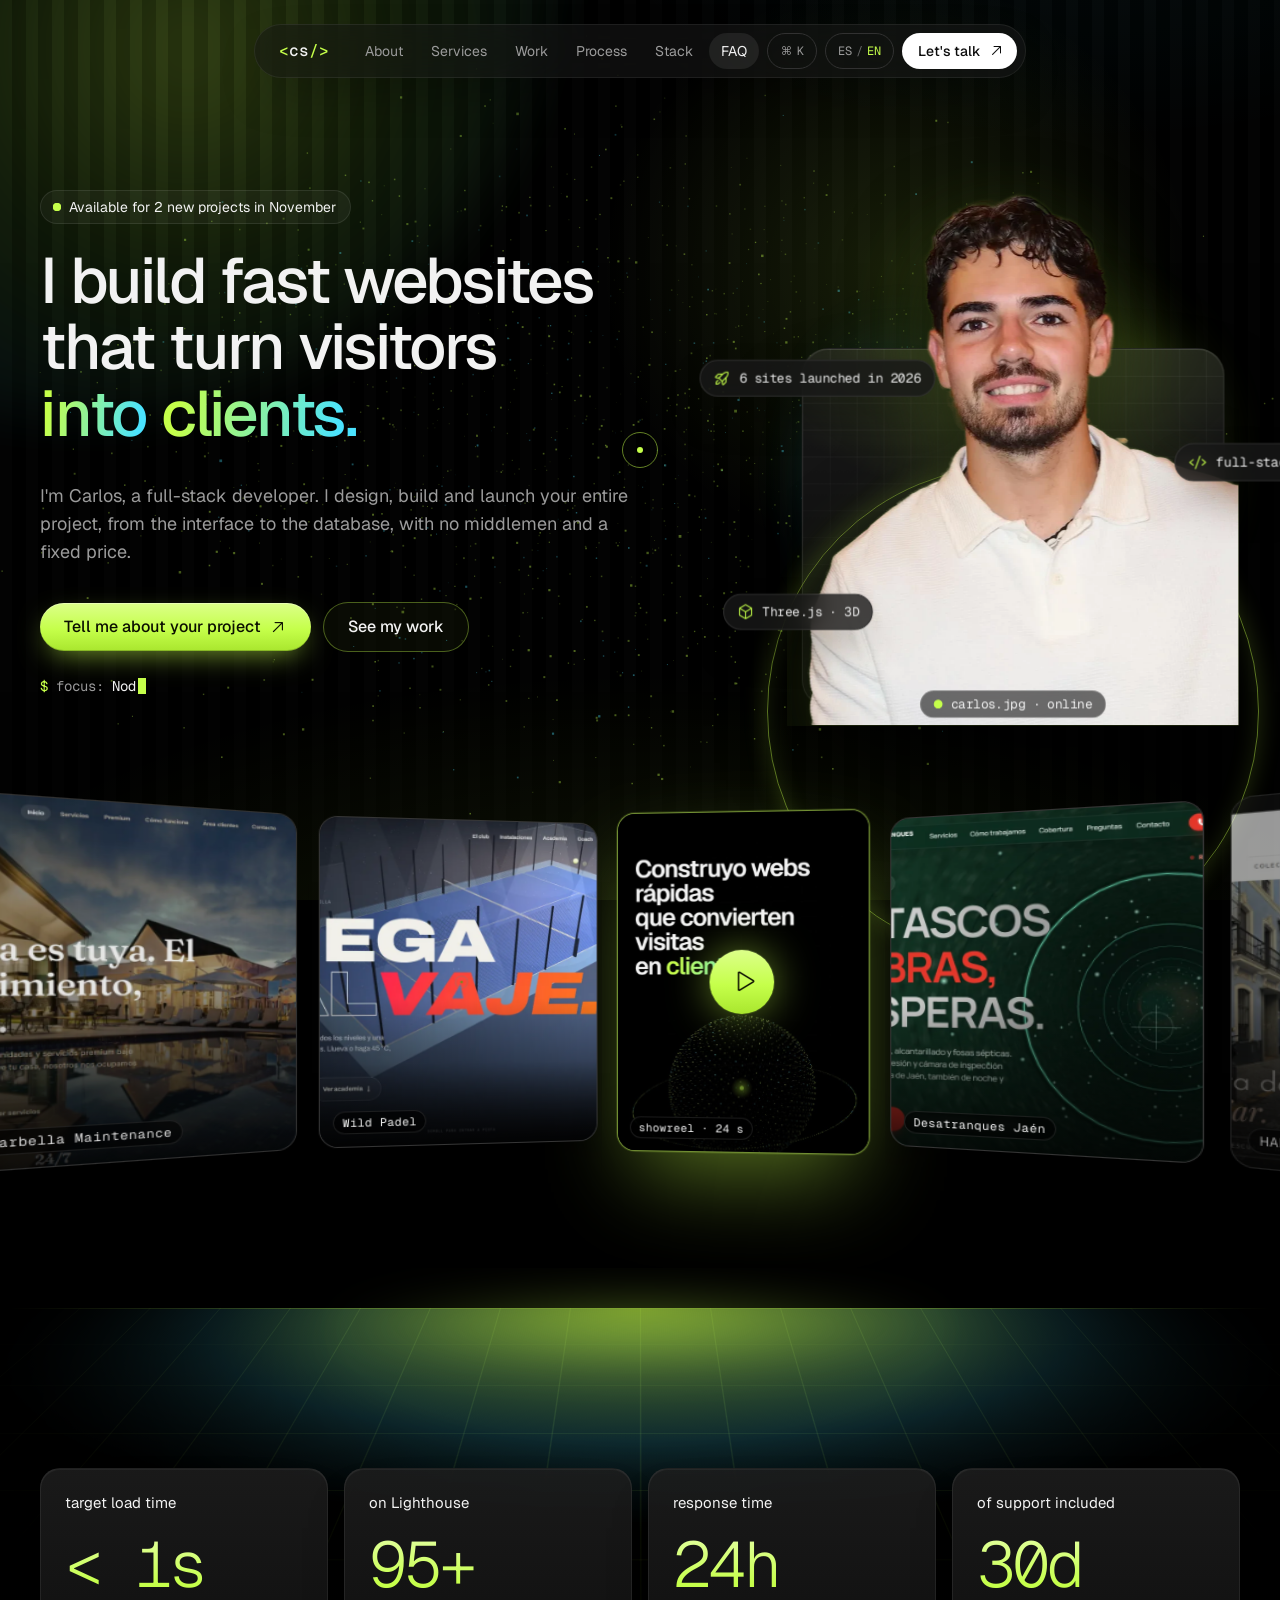
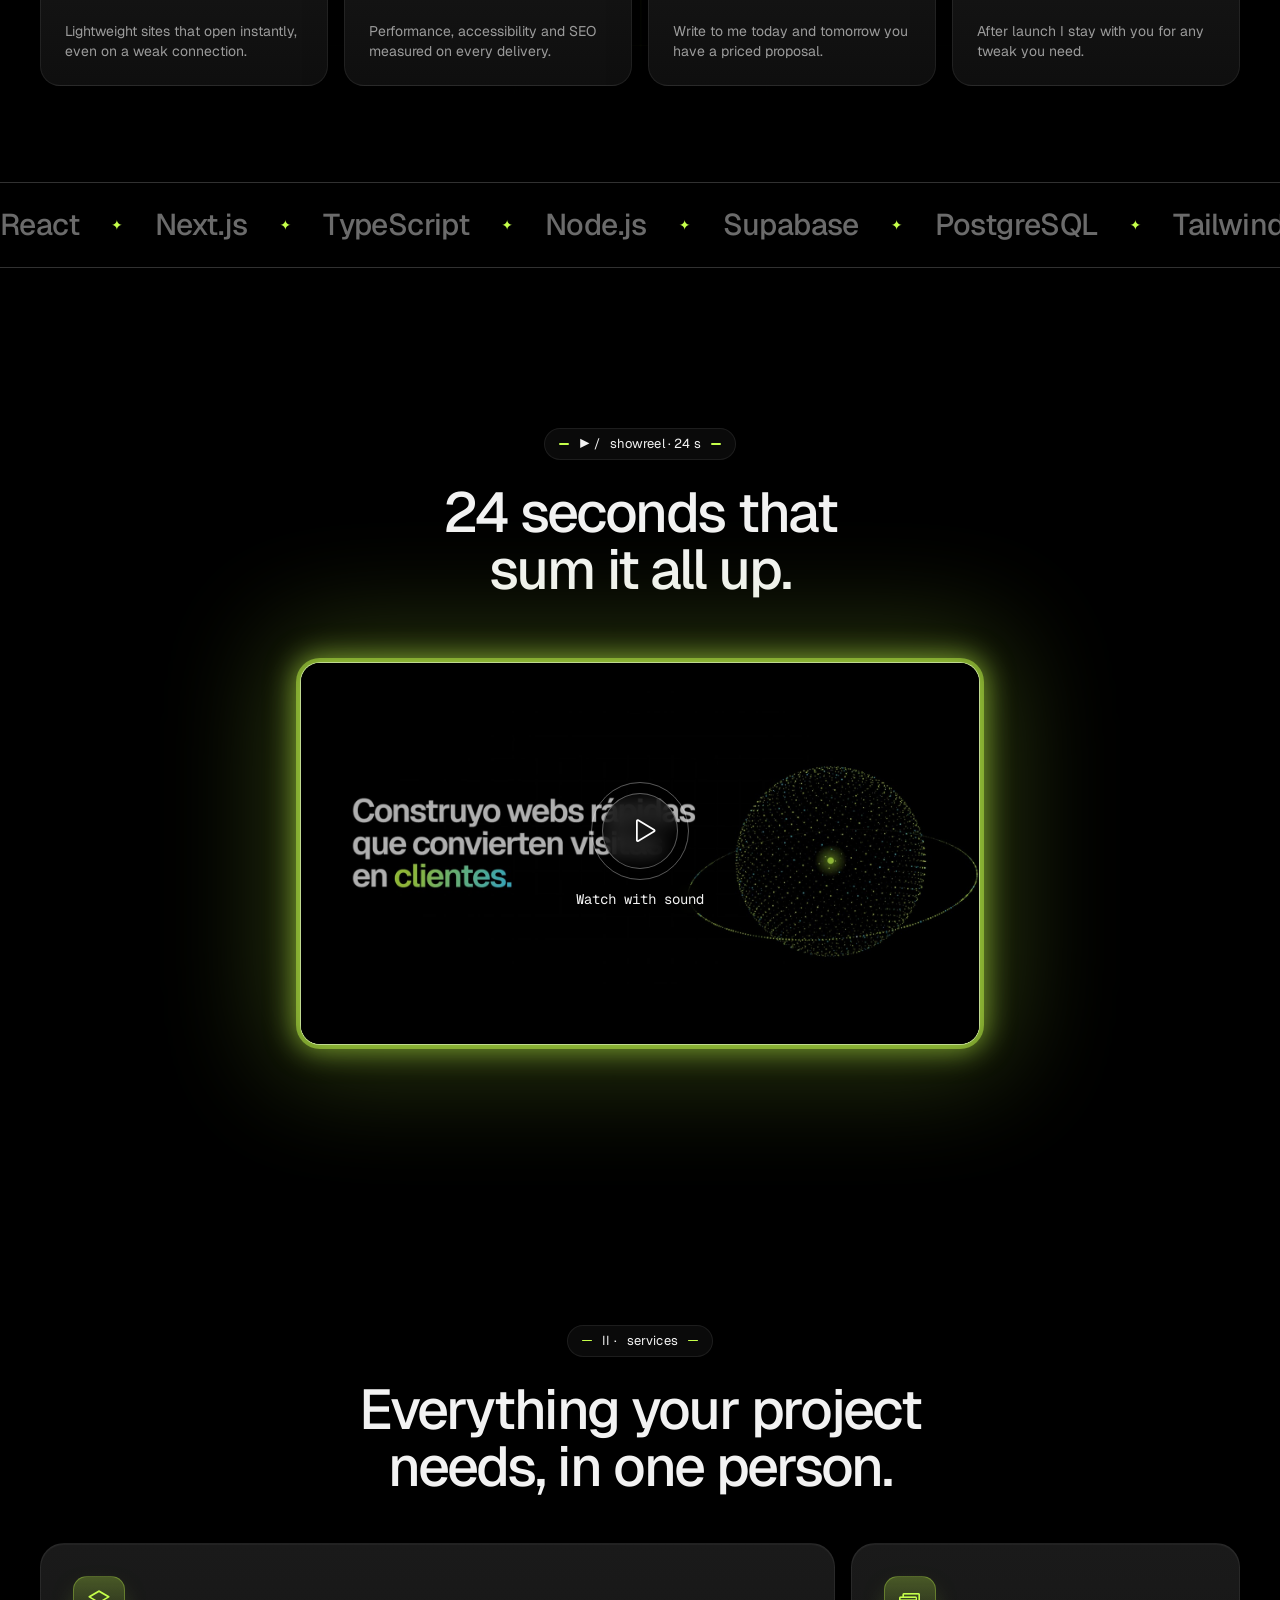
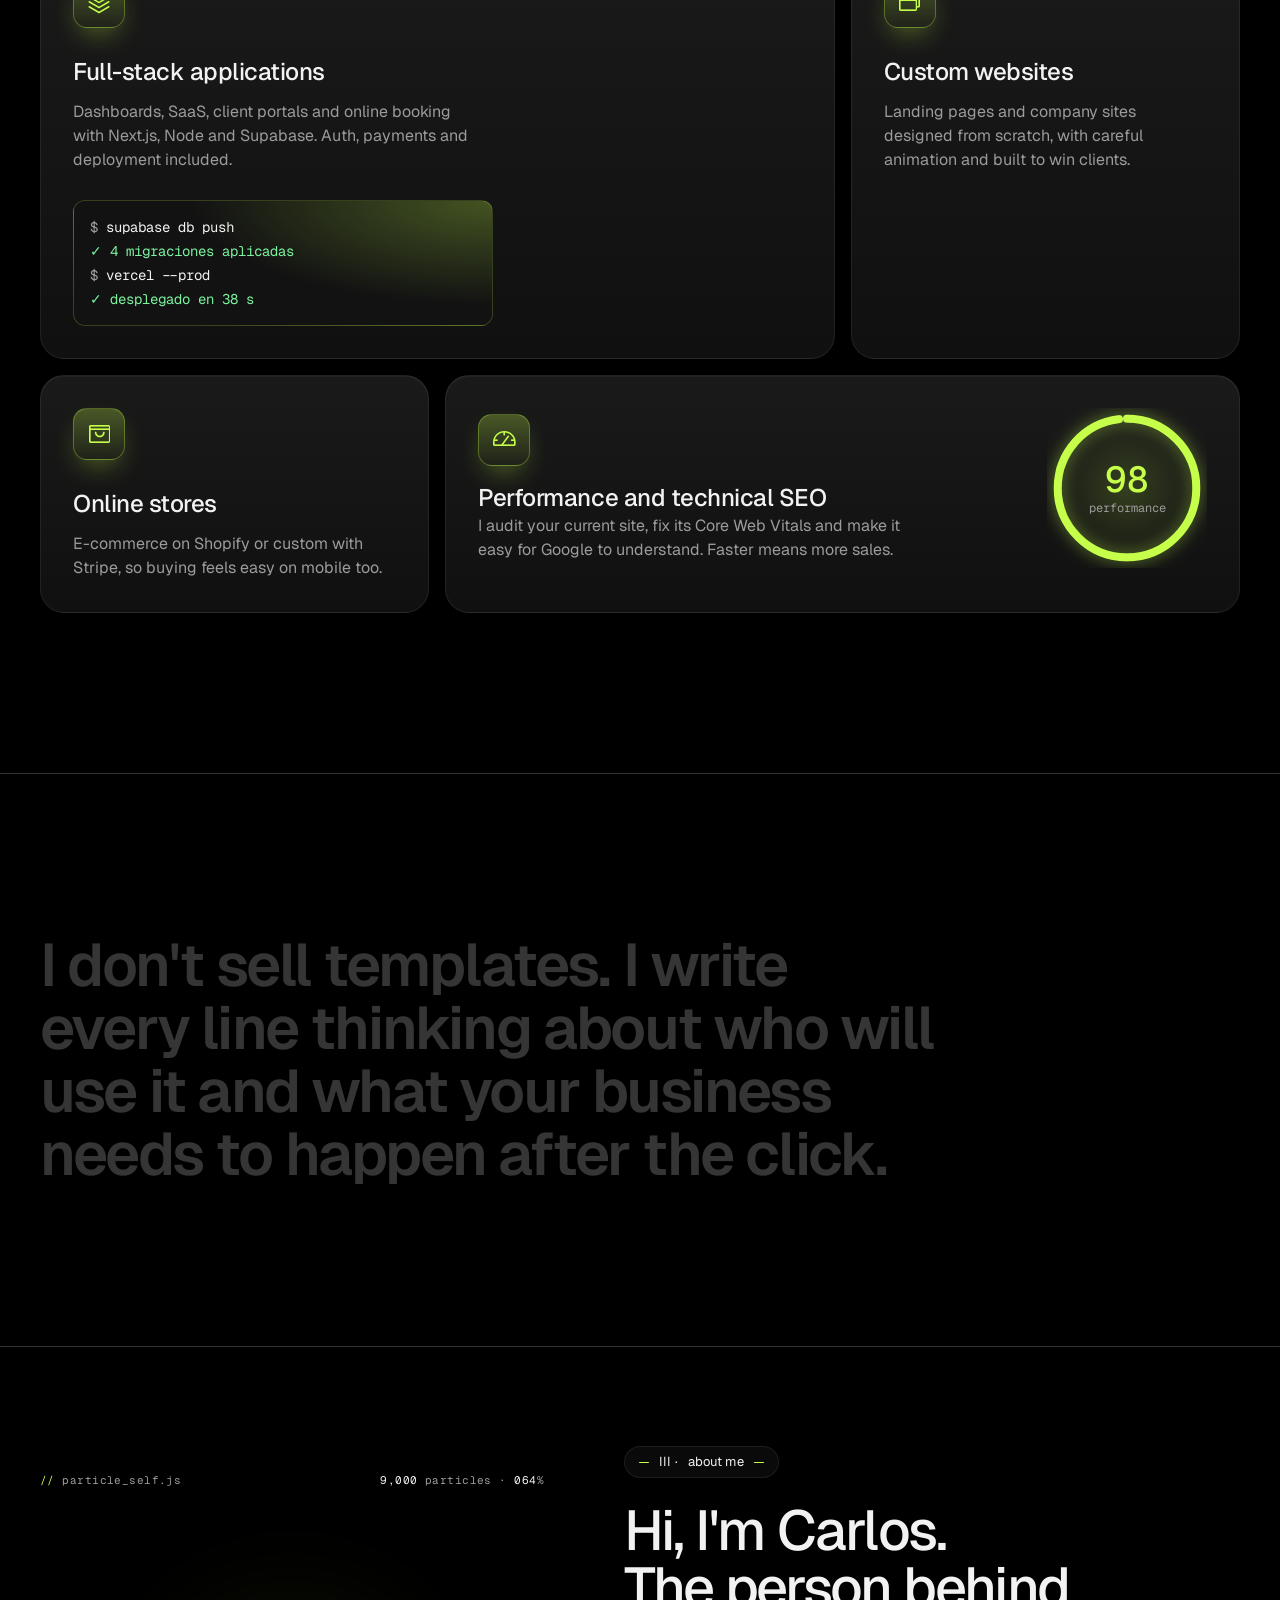
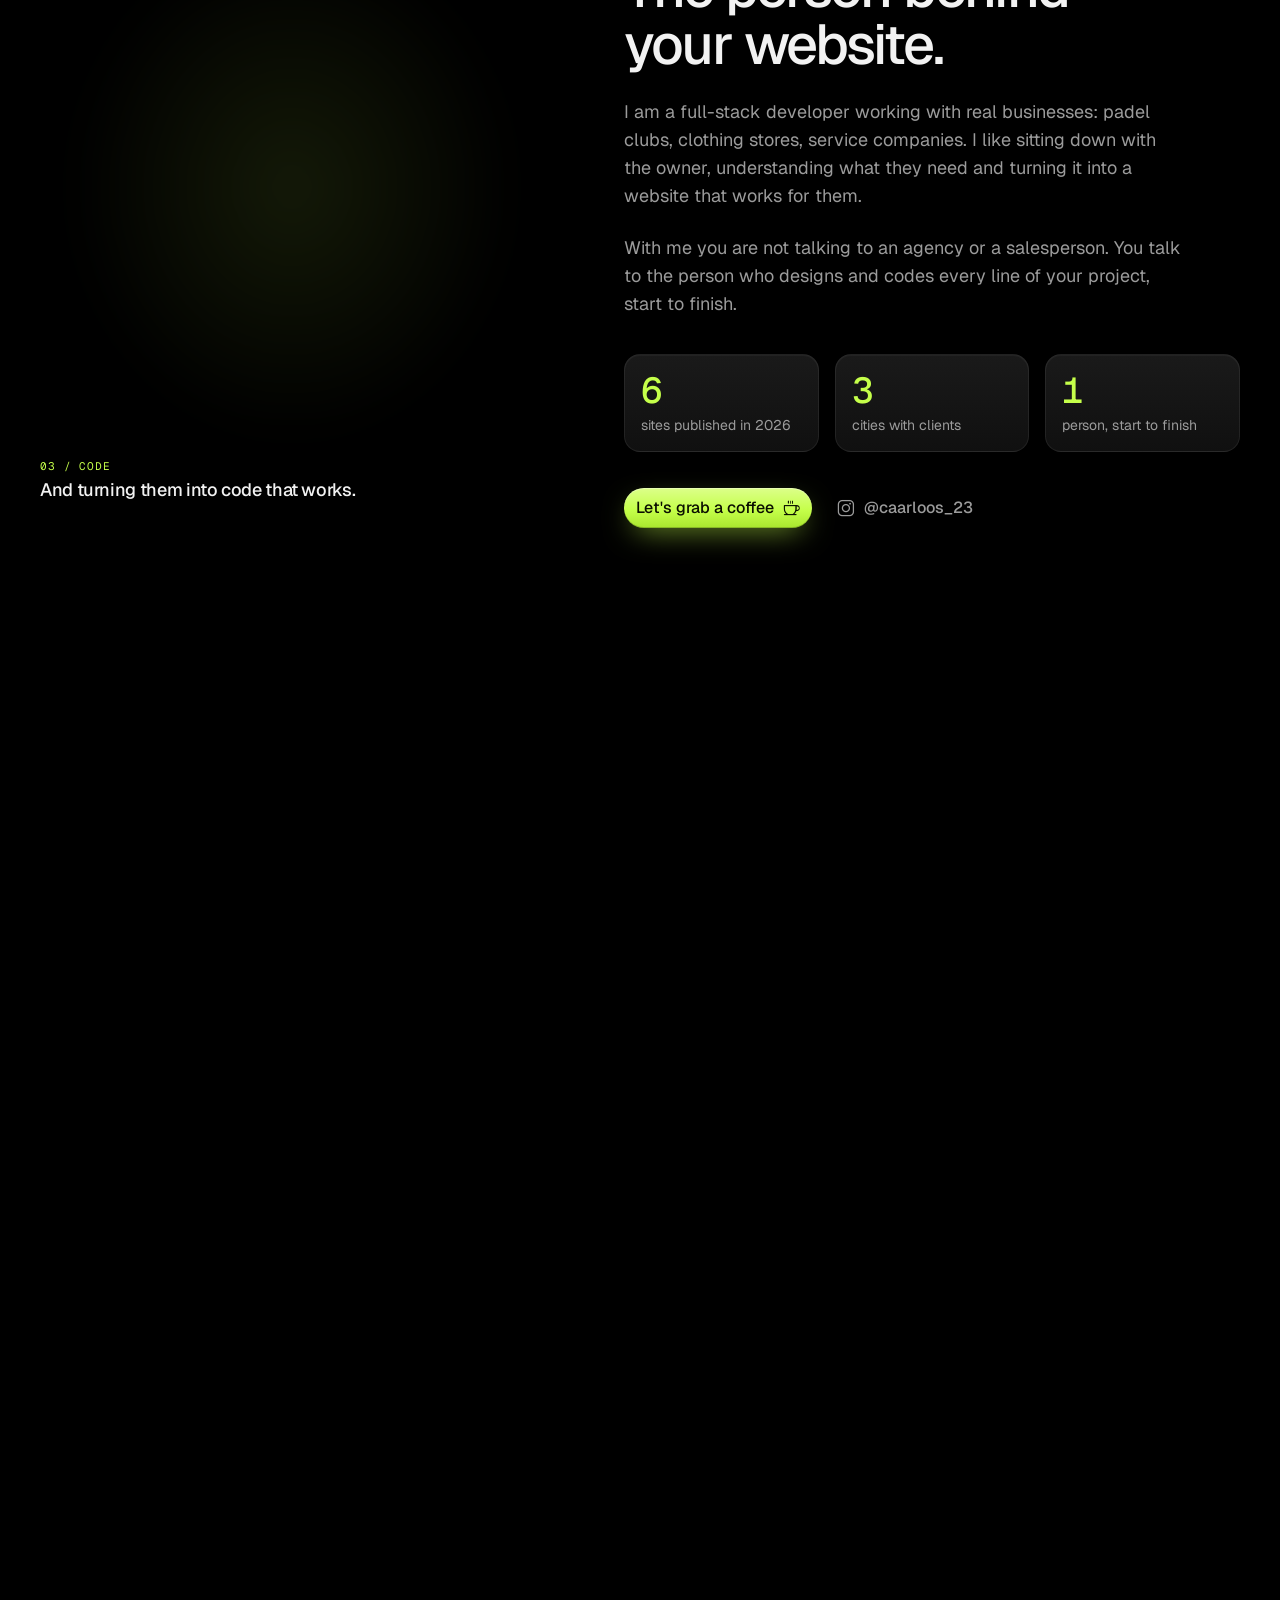
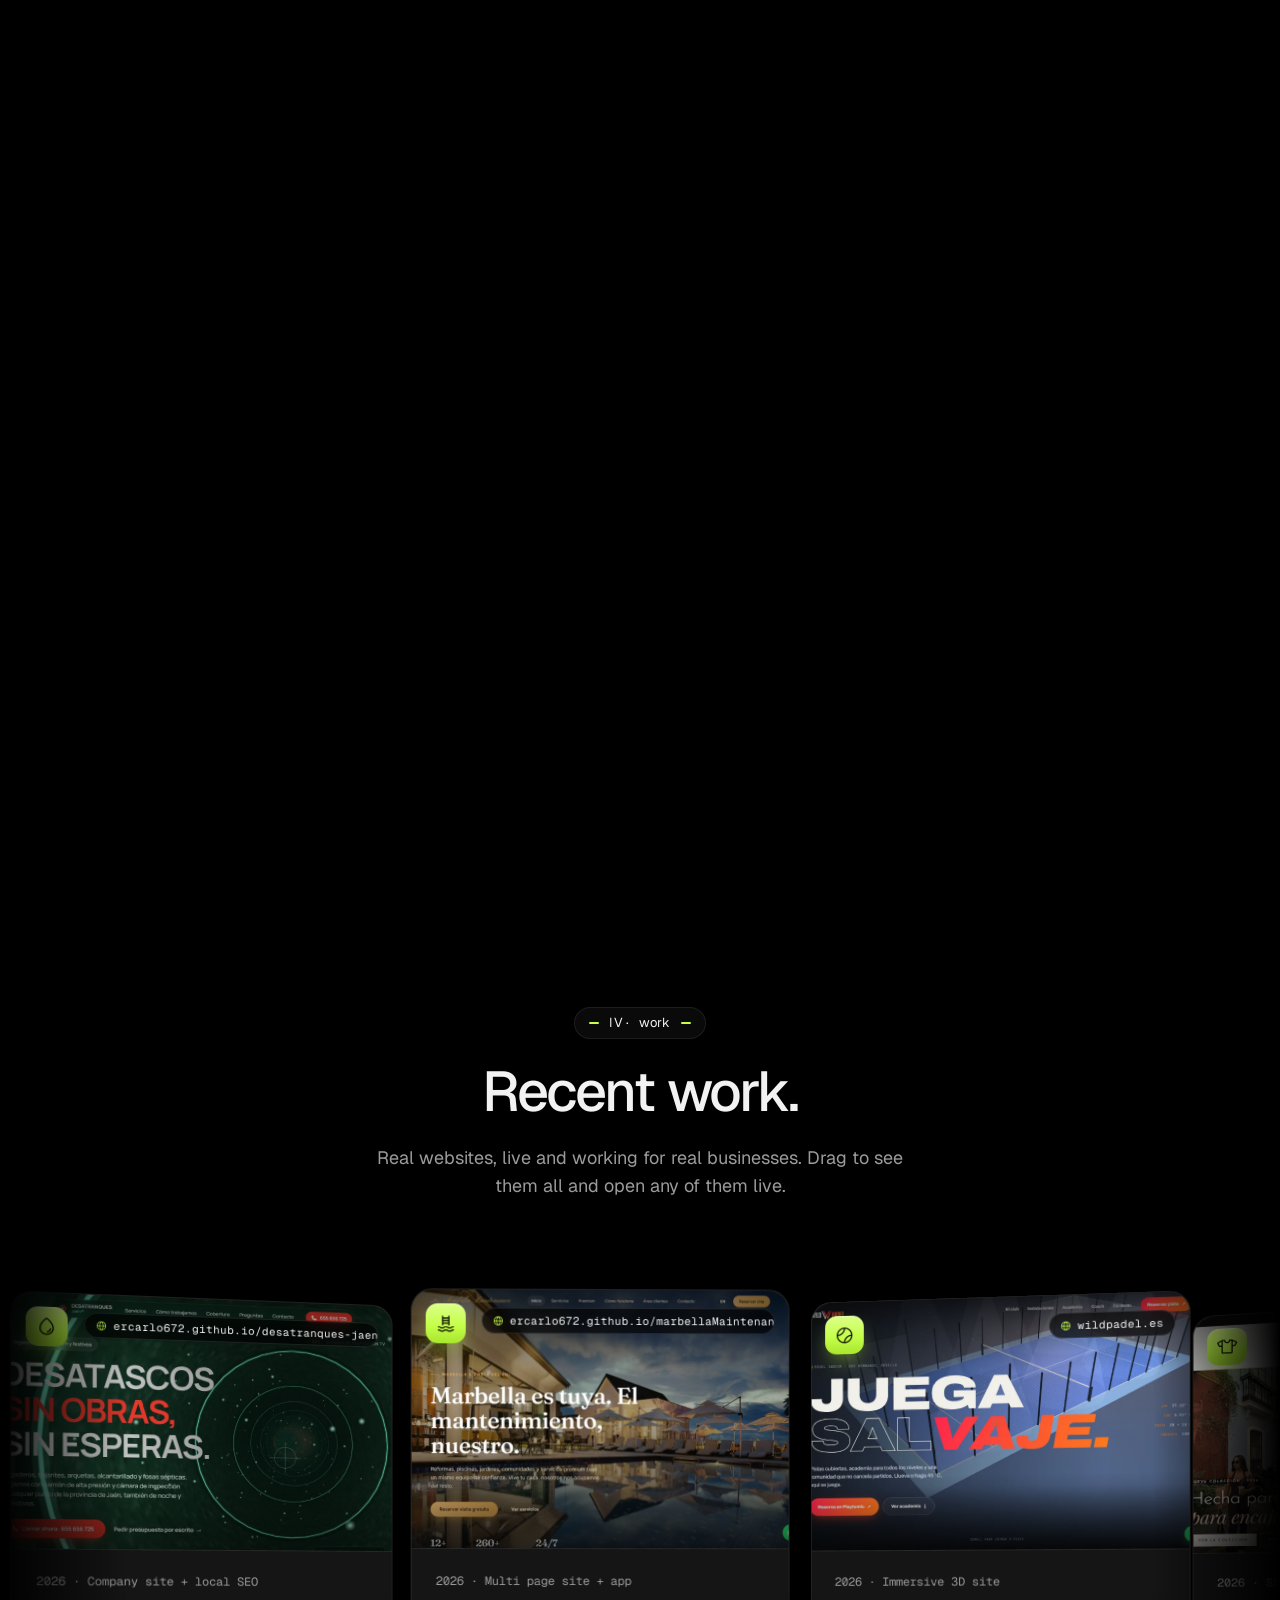
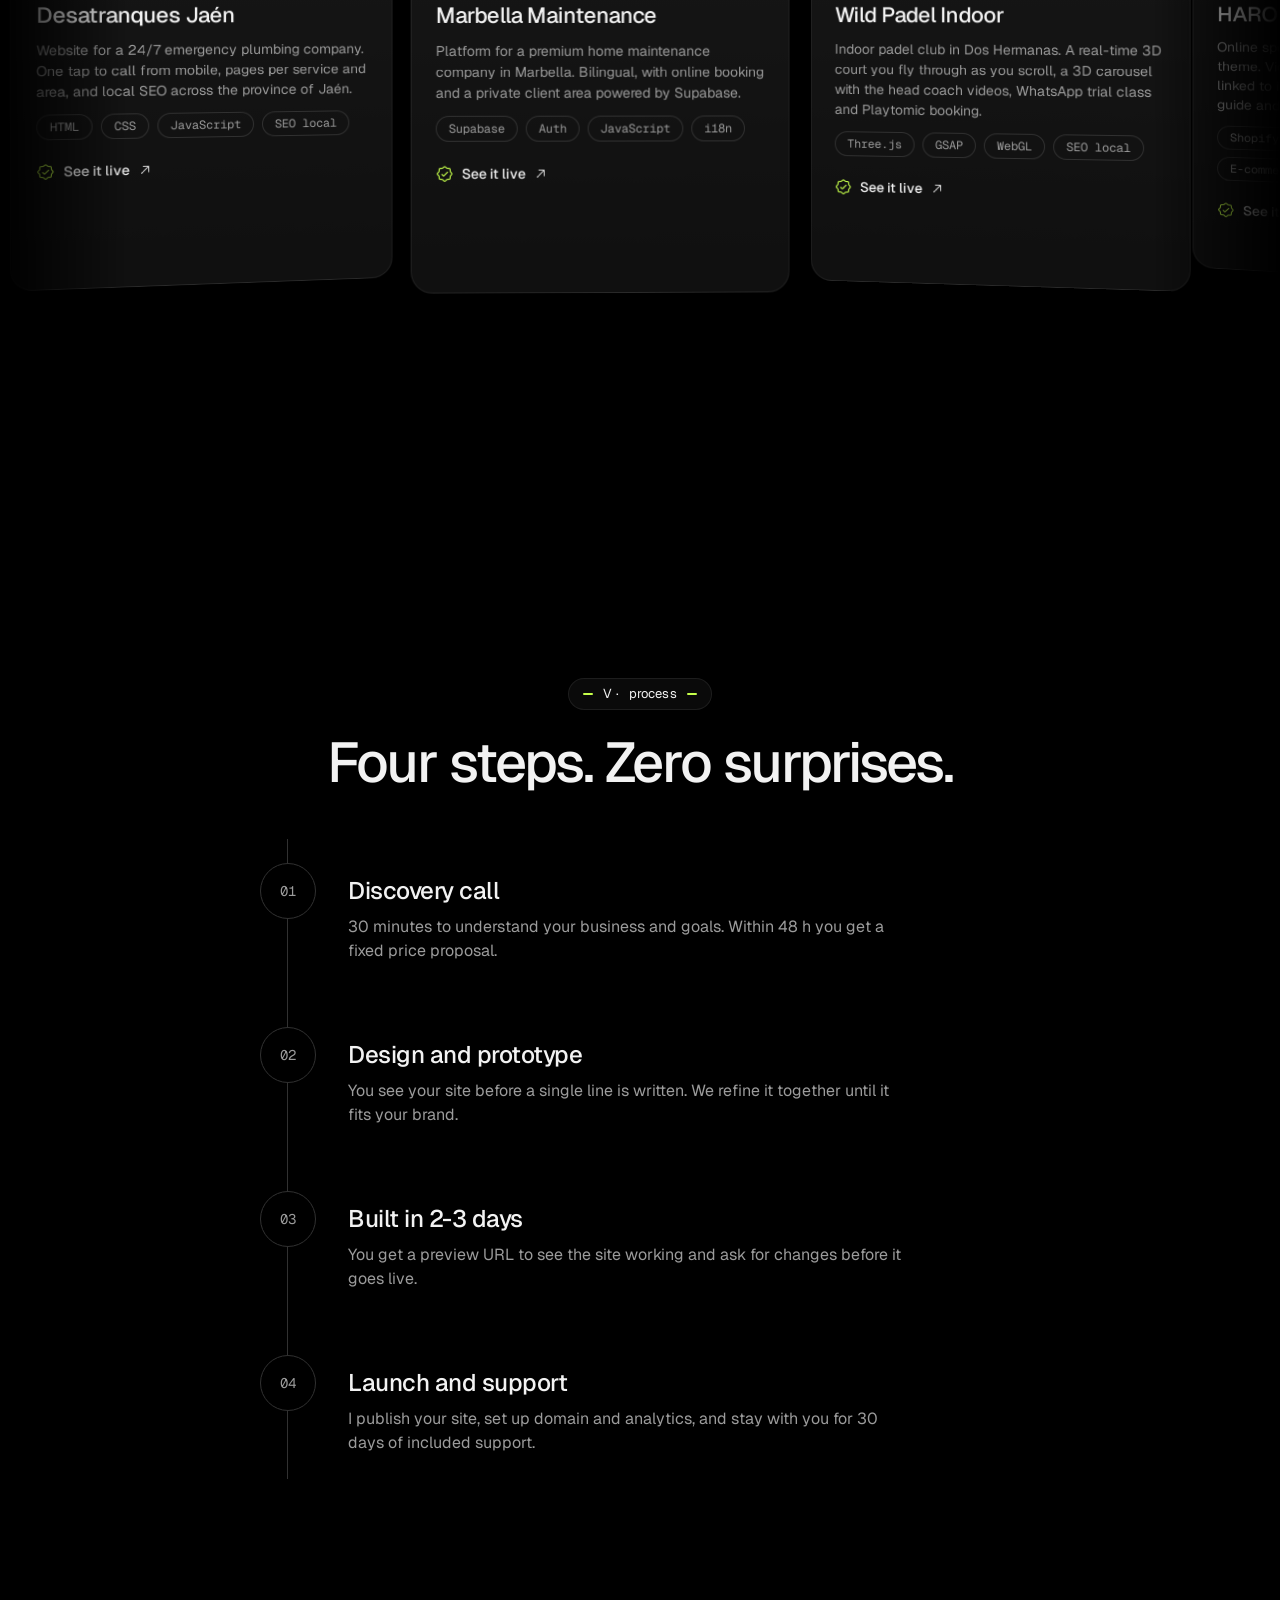
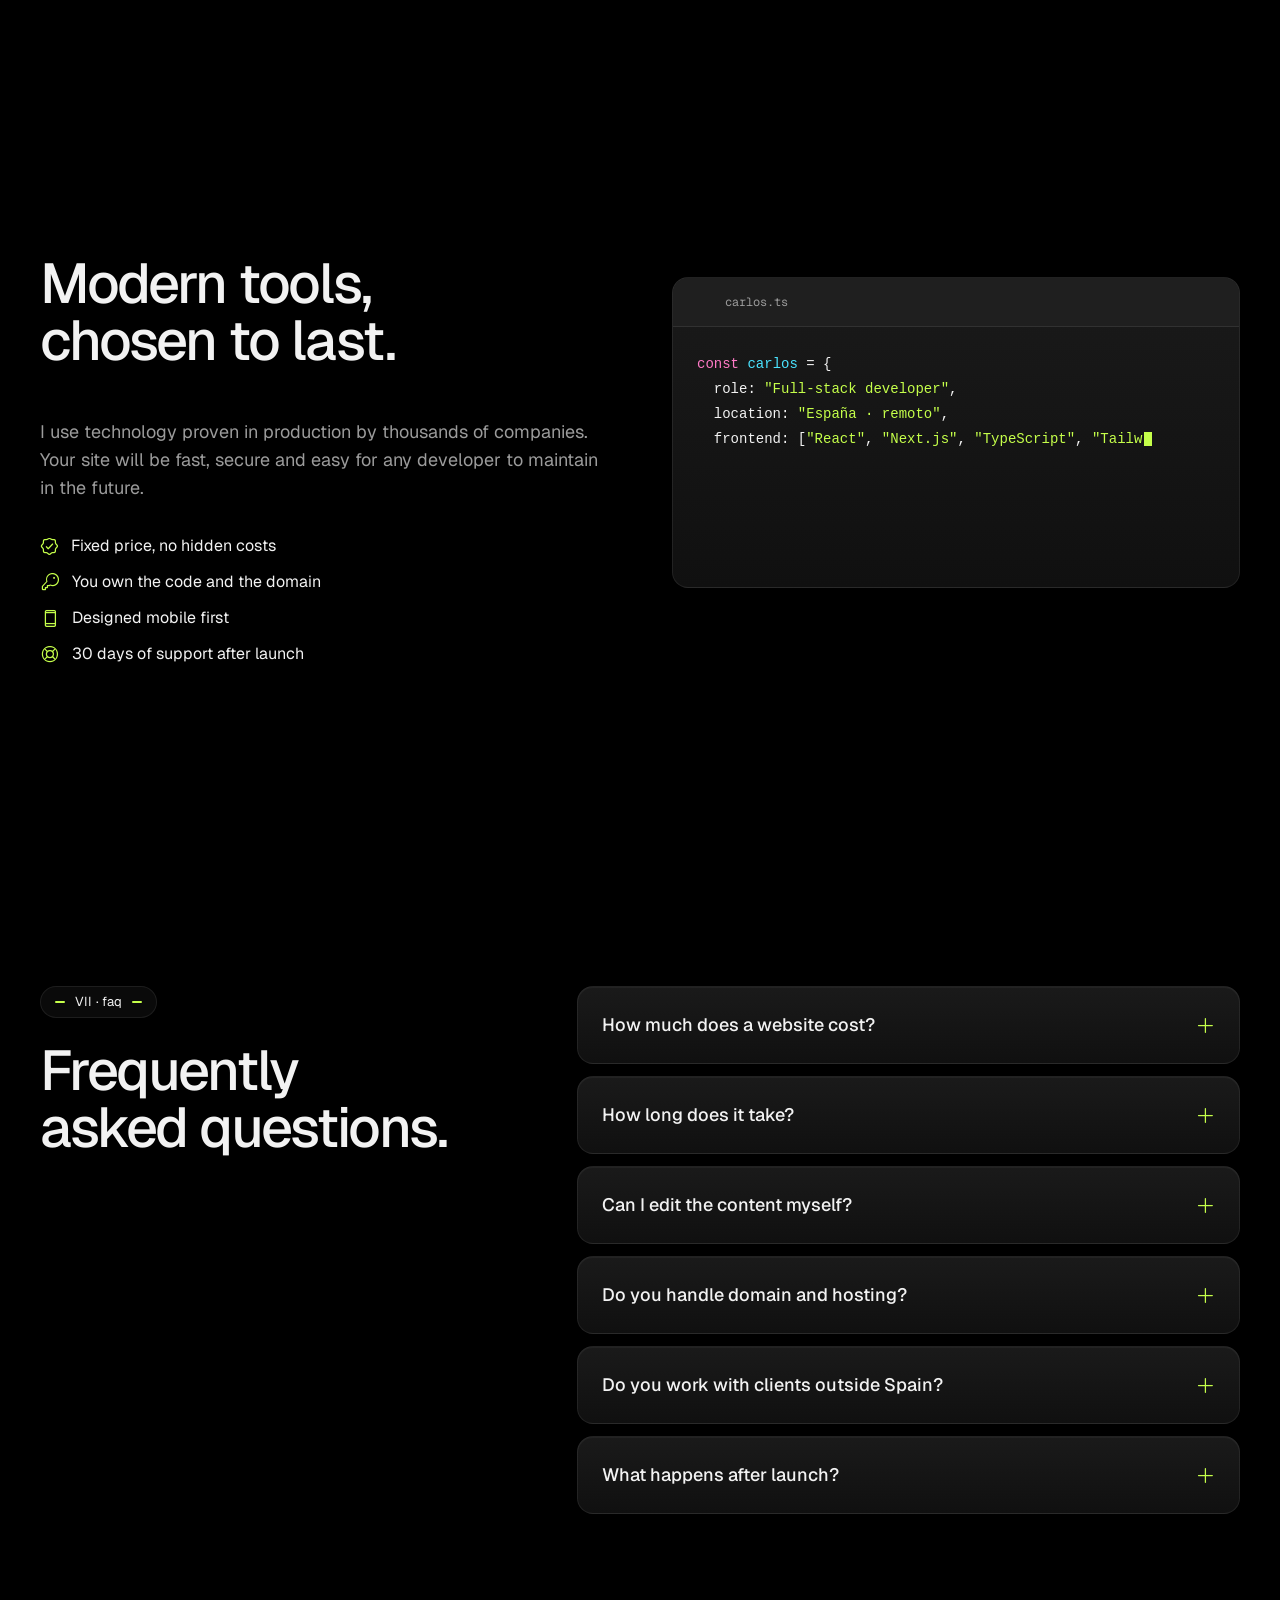
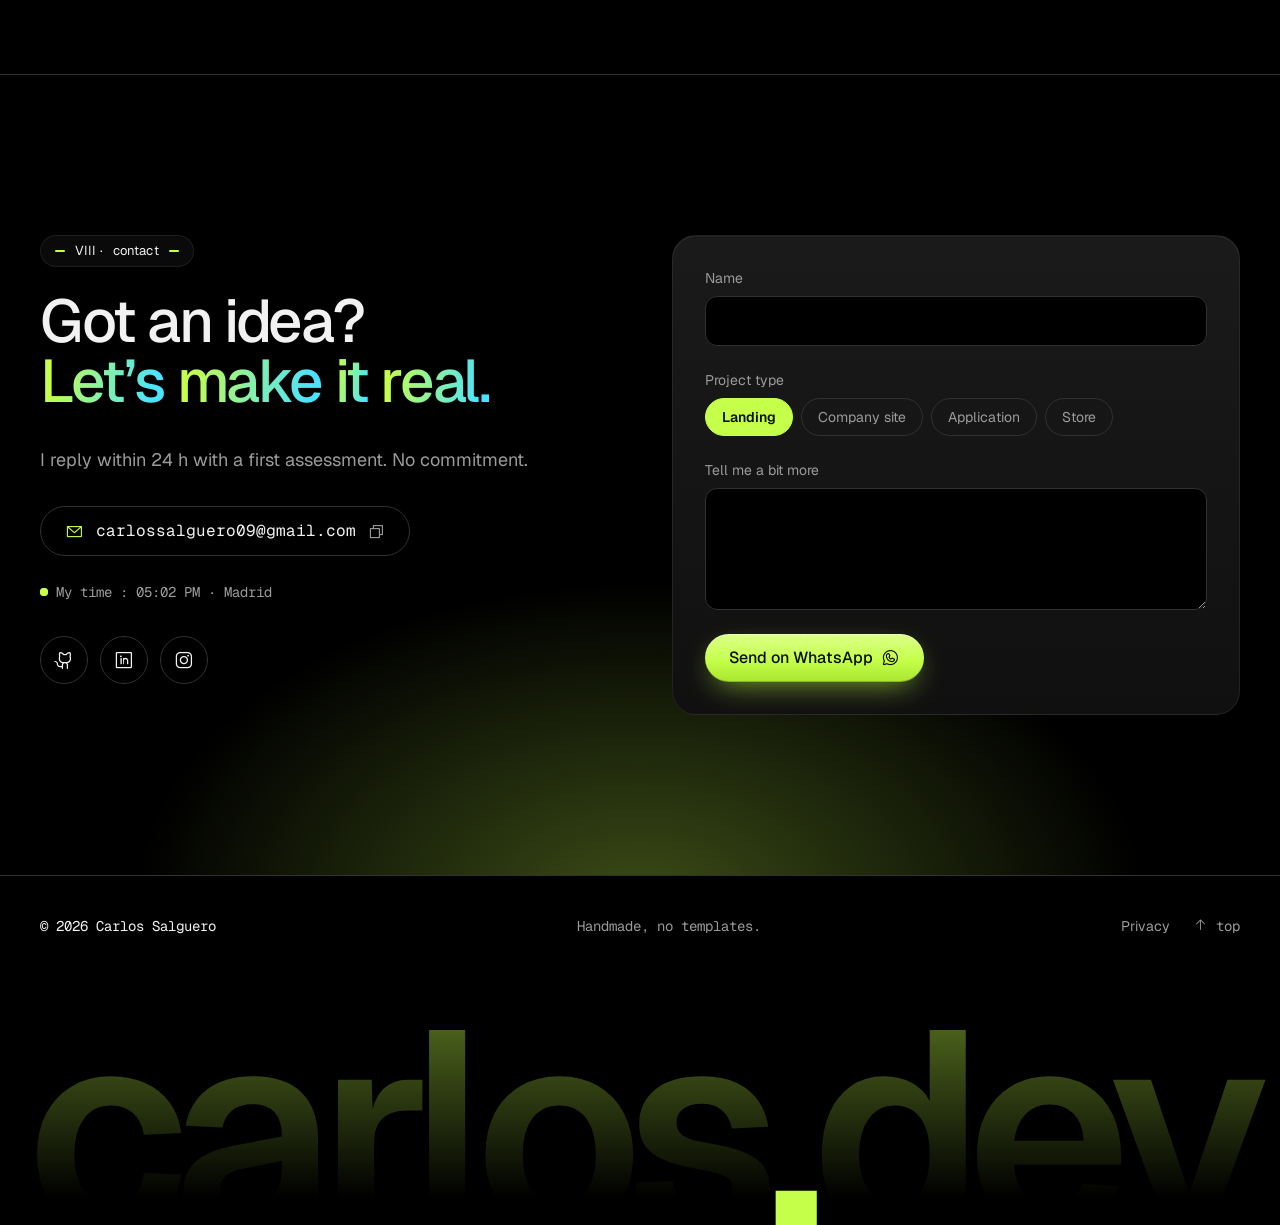
<file: index.html>
<!doctype html>
<html lang="es">
<head>
  <meta charset="utf-8">
  <meta name="viewport" content="width=device-width, initial-scale=1">
  <title>Carlos Salguero · Desarrollador web full-stack</title>
  <meta name="description" content="Desarrollador full-stack en España. Diseño, programo y lanzo webs y aplicaciones rápidas con React, Next.js, Node y Supabase. Presupuesto cerrado y 30 días de soporte.">
  <meta name="theme-color" content="#000000">
  <link rel="canonical" href="https://ercarlo672.github.io/">
  <meta property="og:type" content="website">
  <meta property="og:url" content="https://ercarlo672.github.io/">
  <meta property="og:site_name" content="Carlos Salguero">
  <meta property="og:locale" content="es_ES">
  <meta property="og:locale:alternate" content="en_US">
  <meta property="og:title" content="Carlos Salguero · Desarrollador web full-stack">
  <meta property="og:description" content="Webs y aplicaciones rápidas, hechas a medida, de la interfaz a la base de datos.">
  <meta property="og:image" content="https://ercarlo672.github.io/assets/og.png">
  <meta property="og:image:width" content="1200">
  <meta property="og:image:height" content="630">
  <meta property="og:image:alt" content="Carlos Salguero, desarrollador web full-stack: construyo webs rápidas que convierten visitas en clientes.">
  <meta name="twitter:card" content="summary_large_image">
  <meta name="twitter:title" content="Carlos Salguero · Desarrollador web full-stack">
  <meta name="twitter:description" content="Webs y aplicaciones rápidas, hechas a medida, de la interfaz a la base de datos.">
  <meta name="twitter:image" content="https://ercarlo672.github.io/assets/og.png">
  <link rel="icon" href="assets/favicon.svg?v=20261018" type="image/svg+xml">
  <link rel="preconnect" href="https://fonts.googleapis.com">
  <link rel="preconnect" href="https://fonts.gstatic.com" crossorigin>
  <link href="https://fonts.googleapis.com/css2?family=Geist:wght@300..700&family=Geist+Mono:wght@300;400;500&display=swap" rel="stylesheet">
  <link rel="preload" as="image" href="assets/photos/hero-cutout.webp?v=20261025" type="image/webp">
  <link rel="stylesheet" href="lib/phosphor/style.css?v=20261018">
  <link rel="stylesheet" href="styles.css?v=20261026e">
  <script type="application/ld+json">
  {"@context":"https://schema.org","@type":"Person","name":"Carlos Salguero","jobTitle":"Desarrollador web full-stack","url":"https://ercarlo672.github.io/","image":"https://ercarlo672.github.io/assets/photos/hero.webp","email":"carlossalguero09@gmail.com","sameAs":["https://github.com/ErCarlo672","https://www.linkedin.com/in/carlos-salguero-466617304/","https://www.instagram.com/caarloos_23/"],"knowsAbout":["React","Next.js","Node.js","Supabase","PostgreSQL","SEO técnico"]}
  </script>
</head>
<body>
  <a class="skip" href="#main" data-i18n="skip">Saltar al contenido</a>

  <!-- Splash con doble red de seguridad (CSS 2.6s + JS) -->
  <div class="splash" id="splash" aria-hidden="true">
    <div class="splash__term">
      <p><span class="c-acc">~</span> npm run carlos</p>
      <p class="splash__line">compilando ideas<span class="splash__dots"></span></p>
      <p class="splash__ok"><i class="ph ph-check"></i> listo en <span id="splashMs">412</span> ms</p>
    </div>
  </div>

  <div class="ambient" aria-hidden="true"></div>
  <canvas class="world" id="world" aria-hidden="true"></canvas>
  <div class="progress" id="progress" aria-hidden="true"></div>
  <div class="cursor" aria-hidden="true"><div class="cursor__dot"></div><div class="cursor__ring"></div></div>

  <!-- Navegación isla flotante -->
  <header class="nav" id="nav">
    <a href="#top" class="nav__logo" aria-label="Inicio"><span class="c-acc">&lt;</span>cs<span class="c-acc">/&gt;</span></a>
    <nav class="nav__links" aria-label="Principal">
      <a href="#sobre-mi" data-i18n="nav.about">Sobre mí</a>
      <a href="#servicios" data-i18n="nav.services">Servicios</a>
      <a href="#proyectos" data-i18n="nav.work">Proyectos</a>
      <a href="#proceso" data-i18n="nav.process">Proceso</a>
      <a href="#stack">Stack</a>
      <a href="#faq">FAQ</a>
    </nav>
    <button class="nav__k" id="openPalette" aria-label="Abrir paleta de comandos"><i class="ph ph-command"></i><span>K</span></button>
    <button class="nav__lang" id="langToggle" aria-label="Cambiar idioma"><span data-lang="es">ES</span><span data-lang="en">EN</span></button>
    <a href="#contacto" class="btn btn--sm btn--light magnetic"><span data-i18n="nav.cta">Hablemos</span><i class="ph ph-arrow-up-right"></i></a>
    <button class="nav__burger" id="burger" aria-label="Abrir menú" aria-expanded="false"><span></span><span></span></button>
  </header>

  <div class="menu" id="menu" aria-hidden="true">
    <nav class="menu__links" aria-label="Móvil">
      <a href="#sobre-mi" data-i18n="nav.about">Sobre mí</a>
      <a href="#servicios" data-i18n="nav.services">Servicios</a>
      <a href="#proyectos" data-i18n="nav.work">Proyectos</a>
      <a href="#proceso" data-i18n="nav.process">Proceso</a>
      <a href="#stack">Stack</a>
      <a href="#faq">FAQ</a>
      <a href="#contacto" data-i18n="nav.cta">Hablemos</a>
    </nav>
    <p class="menu__foot mono">carlossalguero09@gmail.com</p>
  </div>

  <main id="main">
    <!-- HERO -->
    <section class="hero" id="top">
      <div class="hero__orb" aria-hidden="true"></div>
      <div class="hero__grid" aria-hidden="true"></div>
      <div class="hero__glow" id="heroGlow" aria-hidden="true"></div>
      <div class="wrap hero__layout">
      <div class="hero__inner">
        <p class="badge reveal"><span class="pulse"></span><span data-i18n="hero.badge">Disponible para 2 proyectos nuevos en noviembre</span></p>
        <h1 class="hero__title reveal" data-i18n-html="hero.title">Construyo webs rápidas<br>que convierten visitas<br>en clientes.</h1>
        <p class="hero__sub reveal" data-i18n="hero.sub">Soy Carlos, desarrollador full-stack. Diseño, programo y lanzo tu proyecto completo, de la interfaz a la base de datos, sin intermediarios y con un presupuesto cerrado.</p>
        <div class="hero__ctas reveal">
          <a href="#contacto" class="btn btn--acc btn--lg magnetic"><span data-i18n="hero.cta">Cuéntame tu proyecto</span><i class="ph ph-arrow-up-right"></i></a>
          <a href="#proyectos" class="btn btn--ghost btn--lg magnetic"><span data-i18n="hero.cta2">Ver proyectos</span></a>
        </div>
        <p class="hero__type mono reveal" aria-live="polite"><span class="c-acc">$</span> <span data-i18n="hero.typePrefix">especialidad</span>: <span id="typed" class="typed">Next.js y React</span><span class="caret"></span></p>
      </div>

      <!-- Retrato recortado en 3D: la cabeza sale de la tarjeta y un anillo orbita alrededor -->
      <figure class="portrait" id="portrait">
        <div class="portrait__stage" id="portraitStage">
          <div class="portrait__halo" aria-hidden="true"></div>
          <div class="portrait__card" aria-hidden="true"><span class="portrait__grid"></span></div>
          <div class="portrait__orbit" aria-hidden="true"><i></i></div>
          <img class="portrait__img" src="assets/photos/hero-cutout.webp?v=20261025" alt="Carlos Salguero sonriendo, con polo blanco" width="800" height="1000" fetchpriority="high">
          <figcaption class="portrait__tag mono"><span class="pulse"></span>carlos.jpg · online</figcaption>
          <div class="portrait__chip portrait__chip--a mono" aria-hidden="true"><i class="ph ph-rocket-launch"></i><span data-i18n="chip.a">6 webs lanzadas en 2026</span></div>
          <div class="portrait__chip portrait__chip--b mono" aria-hidden="true"><i class="ph ph-code"></i><span>full-stack</span></div>
          <div class="portrait__chip portrait__chip--c mono" aria-hidden="true"><i class="ph ph-cube"></i><span>Three.js · 3D</span></div>
        </div>
      </figure>
      </div>

      <!-- Galería curva 3D: el retrato en el centro y los proyectos a los lados -->
      <div class="curve reveal" id="curve" aria-label="Proyectos recientes">
        <div class="curve__track" id="curveTrack">
          <a class="curve__item" href="#proyectos" tabindex="-1"><img src="assets/shots/fato-web.webp?v=20261018" alt="" loading="lazy" width="1200" height="750"><span class="curve__cap mono">FATO</span></a>
          <a class="curve__item" href="#proyectos" tabindex="-1"><img src="assets/shots/haro-activewear.webp?v=20261022" alt="" loading="lazy" width="1200" height="750"><span class="curve__cap mono">HARO</span></a>
          <a class="curve__item" href="#proyectos" tabindex="-1"><img src="assets/shots/desatranques-jaen-web.webp?v=20261016b" alt="" width="1200" height="750"><span class="curve__cap mono">Desatranques Jaén</span></a>
          <a class="curve__item curve__item--me" href="#showreel" data-reel-play aria-label="Ver el vídeo de presentación">
            <img src="assets/video/poster-9x16.jpg?v=20261019" alt="" width="1080" height="1920">
            <span class="curve__play" aria-hidden="true"><i class="ph ph-play"></i></span>
            <span class="curve__cap mono">showreel · 24 s</span>
          </a>
          <a class="curve__item" href="#proyectos" tabindex="-1"><img src="assets/shots/wild-padel.webp?v=20261018" alt="" width="1200" height="750"><span class="curve__cap mono">Wild Padel</span></a>
          <a class="curve__item" href="#proyectos" tabindex="-1"><img src="assets/shots/marbella-maintenance.webp?v=20261018" alt="" loading="lazy" width="1200" height="750"><span class="curve__cap mono">Marbella Maintenance</span></a>
          <a class="curve__item" href="#proyectos" tabindex="-1"><img src="assets/shots/greennatura.webp?v=20261022" alt="" loading="lazy" width="1200" height="750"><span class="curve__cap mono">Greennatura</span></a>
        </div>
      </div>

      <ul class="pills reveal" aria-label="Servicios">
        <li><i class="ph ph-browsers"></i><span data-i18n="s1.t">Webs a medida</span></li>
        <li><i class="ph ph-stack"></i><span data-i18n="s2.t">Aplicaciones full-stack</span></li>
        <li><i class="ph ph-shopping-bag-open"></i><span data-i18n="s3.t">Tiendas online</span></li>
        <li><i class="ph ph-gauge"></i><span data-i18n="pill.seo">SEO técnico</span></li>
      </ul>
    </section>

    <!-- Escenario luminoso con las cifras -->
    <section class="stage" aria-label="Cifras">
      <div class="stage__floor" aria-hidden="true"></div>
      <div class="wrap">
        <ul class="stats">
          <li class="reveal"><span data-i18n="stats.load">carga objetivo</span><b class="mono"><span data-count="1" data-prefix="&lt; ">&lt; 1</span>s</b><p data-i18n="stats.load.d">Webs ligeras que abren al instante, también con mala cobertura.</p></li>
          <li class="reveal"><span data-i18n="stats.lh">en Lighthouse</span><b class="mono"><span data-count="95">95</span>+</b><p data-i18n="stats.lh.d">Rendimiento, accesibilidad y SEO medidos en cada entrega.</p></li>
          <li class="reveal"><span data-i18n="stats.reply">tiempo de respuesta</span><b class="mono"><span data-count="24">24</span>h</b><p data-i18n="stats.reply.d">Me escribes hoy y mañana tienes una propuesta con precio.</p></li>
          <li class="reveal"><span data-i18n="stats.support">de soporte incluido</span><b class="mono"><span data-count="30">30</span>d</b><p data-i18n="stats.support.d">Después del lanzamiento sigo contigo para cualquier ajuste.</p></li>
        </ul>
      </div>
    </section>

    <!-- MARQUEE STACK -->
    <div class="marquee" aria-label="Tecnologías">
      <div class="marquee__track">
        <span>React</span><i>✦</i><span>Next.js</span><i>✦</i><span>TypeScript</span><i>✦</i><span>Node.js</span><i>✦</i><span>Supabase</span><i>✦</i><span>PostgreSQL</span><i>✦</i><span>Tailwind</span><i>✦</i><span>Stripe</span><i>✦</i><span>Astro</span><i>✦</i><span>Vercel</span><i>✦</i>
        <span aria-hidden="true">React</span><i>✦</i><span aria-hidden="true">Next.js</span><i>✦</i><span aria-hidden="true">TypeScript</span><i>✦</i><span aria-hidden="true">Node.js</span><i>✦</i><span aria-hidden="true">Supabase</span><i>✦</i><span aria-hidden="true">PostgreSQL</span><i>✦</i><span aria-hidden="true">Tailwind</span><i>✦</i><span aria-hidden="true">Stripe</span><i>✦</i><span aria-hidden="true">Astro</span><i>✦</i><span aria-hidden="true">Vercel</span><i>✦</i>
      </div>
    </div>

    <!-- SHOWREEL: miniatura luminosa que se abre en un lightbox -->
    <section class="reel sec-c" id="showreel" aria-label="Vídeo de presentación">
      <div class="wrap reel__head">
        <p class="label mono reveal" data-scramble>▶ / <span data-i18n="reel.label">showreel · 24 s</span></p>
        <h2 class="h2 reveal" data-i18n="reel.title">24 segundos que lo resumen todo.</h2>
      </div>
      <div class="reel__stage reveal" id="reelStage">
        <canvas class="reel__ambient" id="reelAmbient" width="48" height="27" aria-hidden="true"></canvas>
        <div class="reel__slot" id="reelSlot">
        <div class="reel__frame" id="reelFrame" tabindex="0" aria-label="Reproductor de vídeo. Espacio para pausar, M para el sonido, F para pantalla completa">
          <video id="reel" muted playsinline loop preload="metadata" poster="assets/video/poster-16x9.jpg?v=20261019"
            data-wide="assets/video/showreel-16x9.mp4?v=20261019" data-tall="assets/video/showreel-9x16.mp4?v=20261019"
            data-poster-tall="assets/video/poster-9x16.jpg?v=20261019">
            <source src="assets/video/showreel-16x9.mp4?v=20261019" type="video/mp4">
          </video>
          <div class="reel__shade" aria-hidden="true"></div>
          <button class="reel__play" id="reelPlay" type="button">
            <span class="reel__play-btn"><span class="reel__play-ring"></span><i class="ph ph-play"></i></span>
            <span class="reel__play-t mono" data-i18n="reel.play">Ver con sonido</span>
          </button>
          <div class="reel__ui">
            <button type="button" id="reelToggle" aria-label="Pausar"><i class="ph ph-pause"></i></button>
            <button type="button" id="reelMute" aria-label="Activar sonido"><i class="ph ph-speaker-slash"></i></button>
            <div class="reel__bar" id="reelBar" role="slider" tabindex="0" aria-label="Progreso del vídeo" aria-valuemin="0" aria-valuemax="24" aria-valuenow="0">
              <div class="reel__fill" id="reelFill"></div>
              <span class="reel__tick" style="left:10.4%"></span><span class="reel__tick" style="left:18.75%"></span><span class="reel__tick" style="left:43.75%"></span><span class="reel__tick" style="left:52.1%"></span><span class="reel__tick" style="left:60.4%"></span><span class="reel__tick" style="left:77.1%"></span>
            </div>
            <span class="reel__time mono" id="reelTime">0:00 / 0:24</span>
            <button type="button" id="reelFs" aria-label="Pantalla completa"><i class="ph ph-corners-out"></i></button>
          </div>
        </div>
        </div>
      </div>
    </section>

    <!-- SERVICIOS (bento) -->
    <section class="section sec-c" id="servicios">
      <div class="wrap">
        <p class="label mono reveal" data-scramble>II · <span data-i18n="services.label">servicios</span></p>
        <h2 class="h2 reveal" data-i18n="services.title">Todo lo que tu proyecto necesita, en una sola persona.</h2>
        <div class="bento">
          <article class="card card--wide spot reveal">
            <i class="ph ph-stack card__icon"></i>
            <h3 data-i18n="s2.t">Aplicaciones full-stack</h3>
            <p data-i18n="s2.d">Paneles, SaaS, áreas de clientes y reservas online con Next.js, Node y Supabase. Autenticación, pagos y despliegue incluidos.</p>
            <div class="mini-term mono" aria-hidden="true">
              <p><span class="c-mut">$</span> supabase db push</p>
              <p class="c-ok">✓ 4 migraciones aplicadas</p>
              <p><span class="c-mut">$</span> vercel --prod</p>
              <p class="c-ok">✓ desplegado en 38 s</p>
            </div>
          </article>
          <article class="card spot reveal">
            <i class="ph ph-browsers card__icon"></i>
            <h3 data-i18n="s1.t">Webs a medida</h3>
            <p data-i18n="s1.d">Landings y webs corporativas diseñadas desde cero, con animaciones cuidadas y pensadas para captar clientes.</p>
          </article>
          <article class="card spot reveal">
            <i class="ph ph-shopping-bag-open card__icon"></i>
            <h3 data-i18n="s3.t">Tiendas online</h3>
            <p data-i18n="s3.d">E-commerce con Shopify o a medida con Stripe, para que comprar sea fácil también desde el móvil.</p>
          </article>
          <article class="card card--wide card--gauge spot reveal">
            <div>
              <i class="ph ph-gauge card__icon"></i>
              <h3 data-i18n="s4.t">Rendimiento y SEO técnico</h3>
              <p data-i18n="s4.d">Audito tu web actual, arreglo los Core Web Vitals y la dejo lista para que Google la entienda. Más rápida significa más ventas.</p>
            </div>
            <div class="gauge" aria-hidden="true">
              <svg viewBox="0 0 120 120"><circle cx="60" cy="60" r="52" class="gauge__bg"/><circle cx="60" cy="60" r="52" class="gauge__fg" id="gaugeFg"/></svg>
              <b class="mono" id="gaugeNum">0</b>
              <span class="mono">performance</span>
            </div>
          </article>
        </div>
      </div>
    </section>

    <!-- TAGLINE REVEAL -->
    <section class="tagline">
      <div class="wrap">
        <p class="tagline__text" id="tagline" data-i18n="tagline">No vendo plantillas. Escribo cada línea pensando en quién la va a usar y en lo que tu negocio necesita que pase después del clic.</p>
      </div>
    </section>

    <!-- SOBRE MÍ -->
    <section class="section about" id="sobre-mi">
      <div class="about__pin">
      <div class="wrap about__grid">
        <!-- Particle Self: la nube forma el retrato y luego el logo según el scroll -->
        <div class="about__visual reveal" id="pself">
          <canvas class="pself__canvas" id="pselfCanvas" role="img" aria-label="Retrato de Carlos formado por partículas que después se convierten en el logo cs"></canvas>
          <div class="pself__hud mono" aria-hidden="true">
            <span><span class="c-acc">//</span> particle_self.js</span>
            <span><span id="pselfCount">0</span> <span data-i18n="ps.pts">partículas</span> · <span id="pselfPct">000</span>%</span>
          </div>
          <ol class="pself__steps" aria-hidden="true">
            <li class="is-on"><span class="pself__k mono">01 / <span data-i18n="ps.k1">ruido</span></span><p data-i18n="ps.t1">Todo empieza con mil ideas sueltas.</p></li>
            <li><span class="pself__k mono">02 / <span data-i18n="ps.k2">forma</span></span><p data-i18n="ps.t2">Detrás de cada web hay alguien que las ordena.</p></li>
            <li><span class="pself__k mono">03 / <span data-i18n="ps.k3">código</span></span><p data-i18n="ps.t3">Y las convierte en código que funciona.</p></li>
          </ol>
        </div>
        <div class="about__text">
          <p class="label mono reveal" data-scramble>III · <span data-i18n="about.label">sobre mí</span></p>
          <h2 class="h2 reveal" data-i18n-html="about.title">Hola, soy Carlos.<br>La persona detrás de tu&nbsp;web.</h2>
          <!-- EDITAR: cuenta aquí tu historia con tus palabras -->
          <p class="lead reveal" data-i18n="about.p1">Soy desarrollador full-stack y trabajo con negocios reales: clubes de pádel, tiendas de ropa, empresas de servicios. Me gusta sentarme con el dueño, entender qué necesita y convertirlo en una web que trabaje por él.</p>
          <p class="lead reveal" data-i18n="about.p2">Conmigo no hablas con una agencia ni con un comercial. Hablas con quien diseña y programa cada línea de tu proyecto, de principio a fin.</p>
          <ul class="about__facts reveal">
            <li><b class="mono">6</b><span data-i18n="about.f1">webs publicadas en 2026</span></li>
            <li><b class="mono">3</b><span data-i18n="about.f2">ciudades con clientes</span></li>
            <li><b class="mono">1</b><span data-i18n="about.f3">persona, de principio a fin</span></li>
          </ul>
          <div class="about__ctas reveal">
            <a href="#contacto" class="btn btn--acc magnetic"><span data-i18n="about.cta">Tomemos un café</span><i class="ph ph-coffee"></i></a>
            <a href="https://www.instagram.com/caarloos_23/" class="link-arrow" target="_blank" rel="noopener"><i class="ph ph-instagram-logo"></i><span>@caarloos_23</span></a>
          </div>
        </div>
      </div>
      </div>
    </section>

    <!-- PROYECTOS: carrusel infinito con curva 3D -->
    <section class="section sec-c" id="proyectos">
      <div class="wrap">
        <p class="label mono reveal" data-scramble>IV · <span data-i18n="work.label">proyectos</span></p>
        <h2 class="h2 reveal" data-i18n="work.title">Trabajo reciente.</h2>
        <p class="lead work__lead reveal" data-i18n="work.sub">Webs reales, publicadas y funcionando para negocios de verdad. Arrastra para verlas todas y abre cualquiera en vivo.</p>
      </div>
      <div class="showcase reveal" id="showcase">
        <div class="showcase__track" id="showcaseTrack">
          <article class="work">
            <a class="work__media" href="https://ercarlo672.github.io/desatranques-jaen-web/" target="_blank" rel="noopener">
              <img src="assets/shots/desatranques-jaen-web.webp?v=20261016b" alt="Página de inicio de Desatranques Jaén con el titular Desatascos sin obras, sin esperas" loading="lazy" width="1200" height="750">
              <span class="work__icon" aria-hidden="true"><i class="ph ph-drop"></i></span>
              <span class="work__badge mono"><i class="ph ph-globe-simple"></i>ercarlo672.github.io/desatranques-jaen-web</span>
            </a>
            <div class="work__body">
              <p class="work__type mono">2026 · <span data-i18n="p1.type">Web corporativa + SEO local</span></p>
              <h3>Desatranques Jaén</h3>
              <p data-i18n="p1.d">Web para una empresa de desatascos con urgencias 24 h. Llamada en un toque desde el móvil, páginas por servicio y zona, y SEO local para Jaén, Úbeda y provincia.</p>
              <ul class="tags mono"><li>HTML</li><li>CSS</li><li>JavaScript</li><li>SEO local</li></ul>
              <a class="work__live" href="https://ercarlo672.github.io/desatranques-jaen-web/" target="_blank" rel="noopener"><i class="ph ph-seal-check"></i><span data-i18n="work.live">Ver la web en vivo</span><i class="ph ph-arrow-up-right"></i></a>
            </div>
          </article>
          <article class="work">
            <a class="work__media" href="https://ercarlo672.github.io/marbellaMaintenance/" target="_blank" rel="noopener">
              <img src="assets/shots/marbella-maintenance.webp?v=20261018" alt="Página de inicio de Marbella Maintenance con una piscina al anochecer" loading="lazy" width="1200" height="750">
              <span class="work__icon" aria-hidden="true"><i class="ph ph-swimming-pool"></i></span>
              <span class="work__badge mono"><i class="ph ph-globe-simple"></i>ercarlo672.github.io/marbellaMaintenance</span>
            </a>
            <div class="work__body">
              <p class="work__type mono">2026 · <span data-i18n="p2.type">Web multipágina + app</span></p>
              <h3>Marbella Maintenance</h3>
              <p data-i18n="p2.d">Plataforma para una empresa de mantenimiento premium en Marbella. Bilingüe, con reserva de citas online y área privada de clientes conectada a Supabase.</p>
              <ul class="tags mono"><li>Supabase</li><li>Auth</li><li>JavaScript</li><li>i18n</li></ul>
              <a class="work__live" href="https://ercarlo672.github.io/marbellaMaintenance/" target="_blank" rel="noopener"><i class="ph ph-seal-check"></i><span data-i18n="work.live">Ver la web en vivo</span><i class="ph ph-arrow-up-right"></i></a>
            </div>
          </article>
          <article class="work">
            <a class="work__media" href="https://ercarlo672.github.io/wild-padel/" target="_blank" rel="noopener">
              <img src="assets/shots/wild-padel.webp?v=20261018" alt="Página de inicio de Wild Padel Indoor con una pista de pádel en 3D y el titular Juega salvaje" loading="lazy" width="1200" height="750">
              <span class="work__icon" aria-hidden="true"><i class="ph ph-tennis-ball"></i></span>
              <span class="work__badge mono"><i class="ph ph-globe-simple"></i>wildpadel.es</span>
            </a>
            <div class="work__body">
              <p class="work__type mono">2026 · <span data-i18n="p4.type">Web inmersiva 3D</span></p>
              <h3>Wild Padel Indoor</h3>
              <p data-i18n="p4.d">Club de pádel indoor en Dos Hermanas. Pista 3D en tiempo real que se recorre con el scroll, carrusel 3D con los vídeos del director técnico, clase de prueba por WhatsApp y reserva conectada a Playtomic.</p>
              <ul class="tags mono"><li>Three.js</li><li>GSAP</li><li>WebGL</li><li>SEO local</li></ul>
              <a class="work__live" href="https://ercarlo672.github.io/wild-padel/" target="_blank" rel="noopener"><i class="ph ph-seal-check"></i><span data-i18n="work.live">Ver la web en vivo</span><i class="ph ph-arrow-up-right"></i></a>
            </div>
          </article>
          <article class="work">
            <a class="work__media" href="https://haroactivewear.com/" target="_blank" rel="noopener">
              <img src="assets/shots/haro-activewear.webp?v=20261022" alt="Página de inicio de HARO Activewear con tres modelos en ropa deportiva y el titular Hecha para destacar, no para encajar" loading="lazy" width="1200" height="750">
              <span class="work__icon" aria-hidden="true"><i class="ph ph-t-shirt"></i></span>
              <span class="work__badge mono"><i class="ph ph-globe-simple"></i>haroactivewear.com</span>
            </a>
            <div class="work__body">
              <p class="work__type mono">2026 · <span data-i18n="p5.type">Tienda online Shopify</span></p>
              <h3>HARO Activewear</h3>
              <p data-i18n="p5.d">Tienda online de ropa deportiva con tema a medida en Shopify. Portada con vídeo, selector de tonos, cada prenda enlazada a sus otros colores y a su conjunto, guía de tallas y lanzamiento del drop con cuenta atrás.</p>
              <ul class="tags mono"><li>Shopify</li><li>Liquid</li><li>JavaScript</li><li>E-commerce</li></ul>
              <a class="work__live" href="https://haroactivewear.com/" target="_blank" rel="noopener"><i class="ph ph-seal-check"></i><span data-i18n="work.live">Ver la web en vivo</span><i class="ph ph-arrow-up-right"></i></a>
            </div>
          </article>
          <article class="work">
            <a class="work__media" href="https://greennatura.es/" target="_blank" rel="noopener">
              <img src="assets/shots/greennatura.webp?v=20261022" alt="Página de inicio de Greennatura con el titular Césped artificial nuevo y reciclado, desde 4 euros el metro cuadrado" loading="lazy" width="1200" height="750">
              <span class="work__icon" aria-hidden="true"><i class="ph ph-plant"></i></span>
              <span class="work__badge mono"><i class="ph ph-globe-simple"></i>greennatura.es</span>
            </a>
            <div class="work__body">
              <p class="work__type mono">2026 · <span data-i18n="p6.type">Web escaparate + scroll animado</span></p>
              <h3>Greennatura</h3>
              <p data-i18n="p6.d">Web para una empresa de césped artificial nuevo y reciclado en Morón de la Frontera. Escenas que avanzan con el scroll, catálogo de modelos, calculadora de metros y presupuesto directo por WhatsApp.</p>
              <ul class="tags mono"><li>GSAP</li><li>JavaScript</li><li>Cloudflare</li><li>SEO local</li></ul>
              <a class="work__live" href="https://greennatura.es/" target="_blank" rel="noopener"><i class="ph ph-seal-check"></i><span data-i18n="work.live">Ver la web en vivo</span><i class="ph ph-arrow-up-right"></i></a>
            </div>
          </article>
          <article class="work">
            <a class="work__media" href="https://ercarlo672.github.io/fato-web/" target="_blank" rel="noopener">
              <img src="assets/shots/fato-web.webp?v=20261018" alt="Página de inicio del rediseño de la Federación Andaluza de Tiro Olímpico con el titular El pulso más firme de Andalucía" loading="lazy" width="1200" height="750">
              <span class="work__icon" aria-hidden="true"><i class="ph ph-target"></i></span>
              <span class="work__badge mono"><i class="ph ph-globe-simple"></i>ercarlo672.github.io/fato-web</span>
            </a>
            <div class="work__body">
              <p class="work__type mono">2026 · <span data-i18n="p7.type">Rediseño web institucional</span></p>
              <h3>FATO · Federación Andaluza de Tiro Olímpico</h3>
              <p data-i18n="p7.d">Rediseño conceptual de la web de la federación: calendario 2026 con filtros y exportación a la agenda, agenda en directo de las 8 delegaciones conectada a su WordPress, directorio de 72 clubes y protocolo del seguro paso a paso.</p>
              <ul class="tags mono"><li>JavaScript</li><li>REST API</li><li>Python</li><li>Accesibilidad</li></ul>
              <a class="work__live" href="https://ercarlo672.github.io/fato-web/" target="_blank" rel="noopener"><i class="ph ph-seal-check"></i><span data-i18n="work.live">Ver la web en vivo</span><i class="ph ph-arrow-up-right"></i></a>
            </div>
          </article>
          <a href="#contacto" class="work work--next">
            <span class="mono c-acc">07 / ???</span>
            <h3 data-i18n="p3.t">Tu proyecto puede ser el siguiente.</h3>
            <p data-i18n="p3.d">Cuéntame qué necesitas y en 24 h tienes una propuesta con precio y fechas.</p>
            <span class="work__go"><i class="ph ph-arrow-up-right"></i></span>
          </a>
        </div>
      </div>
    </section>

    <!-- PROCESO -->
    <section class="section sec-c" id="proceso">
      <div class="wrap">
        <p class="label mono reveal" data-scramble>V · <span data-i18n="process.label">proceso</span></p>
        <h2 class="h2 reveal" data-i18n="process.title">Cuatro pasos. Cero sorpresas.</h2>
        <ol class="steps" id="steps">
          <li class="step reveal"><span class="step__n mono">01</span><div><h3 data-i18n="st1.t">Llamada de descubrimiento</h3><p data-i18n="st1.d">30 minutos para entender tu negocio y tus objetivos. En 48 h recibes una propuesta con precio cerrado.</p></div></li>
          <li class="step reveal"><span class="step__n mono">02</span><div><h3 data-i18n="st2.t">Diseño y prototipo</h3><p data-i18n="st2.d">Ves tu web antes de programarla. Ajustamos juntos hasta que encaje con tu marca.</p></div></li>
          <li class="step reveal"><span class="step__n mono">03</span><div><h3 data-i18n="st3.t">Desarrollo en 2-3 días</h3><p data-i18n="st3.d">Te paso una URL de prueba para que veas la web funcionando y pidas cambios antes de publicarla.</p></div></li>
          <li class="step reveal"><span class="step__n mono">04</span><div><h3 data-i18n="st4.t">Lanzamiento y soporte</h3><p data-i18n="st4.d">Publico tu web, configuro dominio y analítica, y te acompaño 30 días con soporte incluido.</p></div></li>
        </ol>
      </div>
    </section>

    <!-- STACK -->
    <section class="section" id="stack">
      <div class="wrap stack">
        <div>
          <p class="label mono reveal" data-scramble>VI · stack</p>
          <h2 class="h2 reveal" data-i18n="stack.title">Herramientas modernas, elegidas para durar.</h2>
          <p class="lead reveal" data-i18n="stack.d">Uso tecnologías probadas en producción por miles de empresas. Tu web será rápida, segura y fácil de mantener por cualquier desarrollador en el futuro.</p>
          <ul class="guarantees reveal">
            <li><i class="ph ph-seal-check"></i><span data-i18n="g1">Presupuesto cerrado, sin costes ocultos</span></li>
            <li><i class="ph ph-key"></i><span data-i18n="g2">El código y el dominio son tuyos</span></li>
            <li><i class="ph ph-device-mobile"></i><span data-i18n="g3">Diseñado primero para móvil</span></li>
            <li><i class="ph ph-lifebuoy"></i><span data-i18n="g4">30 días de soporte tras el lanzamiento</span></li>
          </ul>
        </div>
        <div class="editor reveal" aria-label="Ficha técnica en formato código">
          <div class="editor__bar"><i></i><i></i><i></i><span class="mono">carlos.ts</span></div>
          <pre class="editor__code mono" id="code"><code><span class="k">const</span> <span class="v">carlos</span> = {
  role: <span class="s">"Full-stack developer"</span>,
  location: <span class="s">"España · remoto"</span>,
  frontend: [<span class="s">"React"</span>, <span class="s">"Next.js"</span>, <span class="s">"TypeScript"</span>, <span class="s">"Tailwind"</span>],
  backend: [<span class="s">"Node.js"</span>, <span class="s">"Supabase"</span>, <span class="s">"PostgreSQL"</span>],
  tools: [<span class="s">"Git"</span>, <span class="s">"Vercel"</span>, <span class="s">"Stripe"</span>, <span class="s">"Figma"</span>],
  languages: [<span class="s">"es"</span>, <span class="s">"en"</span>],
  available: <span class="n">true</span>,
};</code></pre>
        </div>
      </div>
    </section>

    <!-- FAQ -->
    <section class="section" id="faq">
      <div class="wrap faq">
        <div>
          <p class="label mono reveal" data-scramble>VII · faq</p>
          <h2 class="h2 reveal" data-i18n="faq.title">Preguntas frecuentes.</h2>
        </div>
        <div class="faq__list">
          <details class="reveal"><summary><span data-i18n="q1">¿Cuánto cuesta una web?</span><i class="ph ph-plus"></i></summary><p data-i18n="a1">Una web cuesta entre 500 y 800 €, según lo que necesites. Siempre con precio cerrado.</p></details>
          <details class="reveal"><summary><span data-i18n="q2">¿Cuánto tardas en entregarla?</span><i class="ph ph-plus"></i></summary><p data-i18n="a2">Entre 2 y 3 días. Te doy fechas concretas en la propuesta.</p></details>
          <details class="reveal"><summary><span data-i18n="q3">¿Podré editar los contenidos yo mismo?</span><i class="ph ph-plus"></i></summary><p data-i18n="a3">Sí. Si lo necesitas, integro un panel de gestión sencillo y te grabo un vídeo explicando cómo usarlo.</p></details>
          <details class="reveal"><summary><span data-i18n="q4">¿Te encargas del dominio y el hosting?</span><i class="ph ph-plus"></i></summary><p data-i18n="a4">Sí. Lo configuro todo a tu nombre para que siempre sea tuyo, aunque algún día cambies de proveedor.</p></details>
          <details class="reveal"><summary><span data-i18n="q5">¿Trabajas con clientes fuera de España?</span><i class="ph ph-plus"></i></summary><p data-i18n="a5">Sí. Trabajo en remoto, en español e inglés, y adapto las llamadas a tu zona horaria.</p></details>
          <details class="reveal"><summary><span data-i18n="q6">¿Qué pasa después del lanzamiento?</span><i class="ph ph-plus"></i></summary><p data-i18n="a6">Tienes 30 días de soporte incluido. Después puedes contratar mantenimiento mensual o pedirme cambios puntuales.</p></details>
        </div>
      </div>
    </section>

    <!-- CONTACTO -->
    <section class="section contact" id="contacto">
      <div class="wrap contact__inner">
        <div>
          <p class="label mono reveal" data-scramble>VIII · <span data-i18n="contact.label">contacto</span></p>
          <h2 class="contact__title reveal" data-i18n-html="contact.title">¿Tienes una idea?<br>Hagámosla real.</h2>
          <p class="lead reveal" data-i18n="contact.d">Respondo en menos de 24 h con una primera valoración. Sin compromiso.</p>
          
          <button class="email reveal mono" id="copyEmail" data-email="carlossalguero09@gmail.com"><i class="ph ph-envelope-simple"></i><span>carlossalguero09@gmail.com</span><i class="ph ph-copy email__icon"></i></button>
          <p class="clock mono reveal"><span class="pulse"></span><span data-i18n="contact.time">Mi hora</span>: <span id="clock">--:--</span> · Madrid</p>
          
          <ul class="socials reveal">
            <li><a href="https://github.com/ErCarlo672" target="_blank" rel="noopener" aria-label="GitHub" class="magnetic"><i class="ph ph-github-logo"></i></a></li>
            <li><a href="https://www.linkedin.com/in/carlos-salguero-466617304/" target="_blank" rel="noopener" aria-label="LinkedIn" class="magnetic"><i class="ph ph-linkedin-logo"></i></a></li>
            <li><a href="https://www.instagram.com/caarloos_23/" target="_blank" rel="noopener" aria-label="Instagram" class="magnetic"><i class="ph ph-instagram-logo"></i></a></li>
          </ul>
        </div>
        <form class="form reveal" id="form" novalidate>
          <div class="field"><label for="f-name" data-i18n="f.name">Nombre</label><input id="f-name" name="name" autocomplete="name" required><p class="err" data-i18n="f.errName">Escribe tu nombre.</p></div>
          <fieldset class="field">
            <legend data-i18n="f.type">Tipo de proyecto</legend>
            <div class="chips">
              <label><input type="radio" name="type" value="Landing" checked><span>Landing</span></label>
              <label><input type="radio" name="type" value="Web"><span data-i18n="f.t2">Web corporativa</span></label>
              <label><input type="radio" name="type" value="App"><span data-i18n="f.t3">Aplicación</span></label>
              <label><input type="radio" name="type" value="Shop"><span data-i18n="f.t4">Tienda</span></label>
            </div>
          </fieldset>
          <div class="field"><label for="f-msg" data-i18n="f.msg">Cuéntame un poco más</label><textarea id="f-msg" name="message" rows="4" required></textarea><p class="err" data-i18n="f.errMsg">Añade al menos una frase sobre tu proyecto.</p></div>
          <button class="btn btn--acc btn--lg magnetic" type="submit"><span data-i18n="f.send">Enviar por WhatsApp</span><i class="ph ph-whatsapp-logo"></i></button>
          <p class="form__ok" id="formOk" role="status" data-i18n="f.ok">Se ha abierto WhatsApp con el mensaje preparado. Solo tienes que pulsar enviar y te respondo en menos de 24 h.</p>
        </form>
      </div>
    </section>
  </main>

  <footer class="footer">
    <div class="wrap footer__inner">
      <p class="mono">© <span id="year">2026</span> Carlos Salguero</p>
      <p class="mono c-mut" data-i18n="footer.made">Hecho a mano, sin plantillas.</p>
      <nav class="footer__legal" aria-label="Legal">
        <a href="privacidad.html" data-i18n="footer.privacy">Privacidad</a>
        <a href="#top" class="mono"><i class="ph ph-arrow-up"></i> top</a>
      </nav>
    </div>
    <p class="footer__big" aria-hidden="true">carlos<span class="c-acc">.</span>dev</p>
  </footer>

  <!-- Lightbox del vídeo -->
  <div class="lightbox" id="lightbox" role="dialog" aria-modal="true" aria-label="Vídeo de presentación" hidden>
    <div class="lightbox__backdrop" data-close></div>
    <button class="lightbox__close" type="button" data-close aria-label="Cerrar vídeo"><i class="ph ph-x"></i></button>
    <div class="lightbox__body" id="lightboxBody">
      <ol class="reel__chapters mono" id="reelChapters">
        <li><button type="button" data-t="0"><b>00</b><span data-i18n="ch.1">Intro</span></button></li>
        <li><button type="button" data-t="2.5"><b>02</b><span data-i18n="ch.2">Rendimiento</span></button></li>
        <li><button type="button" data-t="4.5"><b>04</b><span data-i18n="ch.3">Proyectos</span></button></li>
        <li><button type="button" data-t="10.5"><b>10</b><span data-i18n="ch.4">Código</span></button></li>
        <li><button type="button" data-t="12.5"><b>12</b>Full-stack</button></li>
        <li><button type="button" data-t="14.5"><b>14</b><span data-i18n="ch.6">Garantías</span></button></li>
        <li><button type="button" data-t="18.5"><b>18</b><span data-i18n="ch.7">Hablemos</span></button></li>
      </ol>
    </div>
  </div>

  <!-- Paleta de comandos (Ctrl/⌘ + K) -->
  <div class="palette" id="palette" role="dialog" aria-modal="true" aria-label="Paleta de comandos" hidden>
    <div class="palette__box">
      <div class="palette__search"><i class="ph ph-magnifying-glass"></i><input id="paletteInput" placeholder="Escribe un comando…" data-i18n-ph="pal.ph" autocomplete="off"><kbd class="mono">esc</kbd></div>
      <ul class="palette__list" id="paletteList" role="listbox"></ul>
    </div>
  </div>

  <nav class="dock" id="dock" aria-label="Accesos rápidos">
    <a href="#proyectos" data-i18n="nav.work">Proyectos</a>
    <a href="#servicios" data-i18n="nav.services">Servicios</a>
    <a href="#sobre-mi" class="dock__opt" data-i18n="nav.about">Sobre mí</a>
    <a href="#contacto" class="dock__cta"><span class="pulse"></span><span data-i18n="nav.cta">Hablemos</span></a>
  </nav>
  <nav class="rail" id="rail" aria-label="Capítulos"></nav>

  <div class="toast mono" id="toast" role="status"></div>

  <script src="main.js?v=20261026e" defer></script>
</body>
</html>
</file>
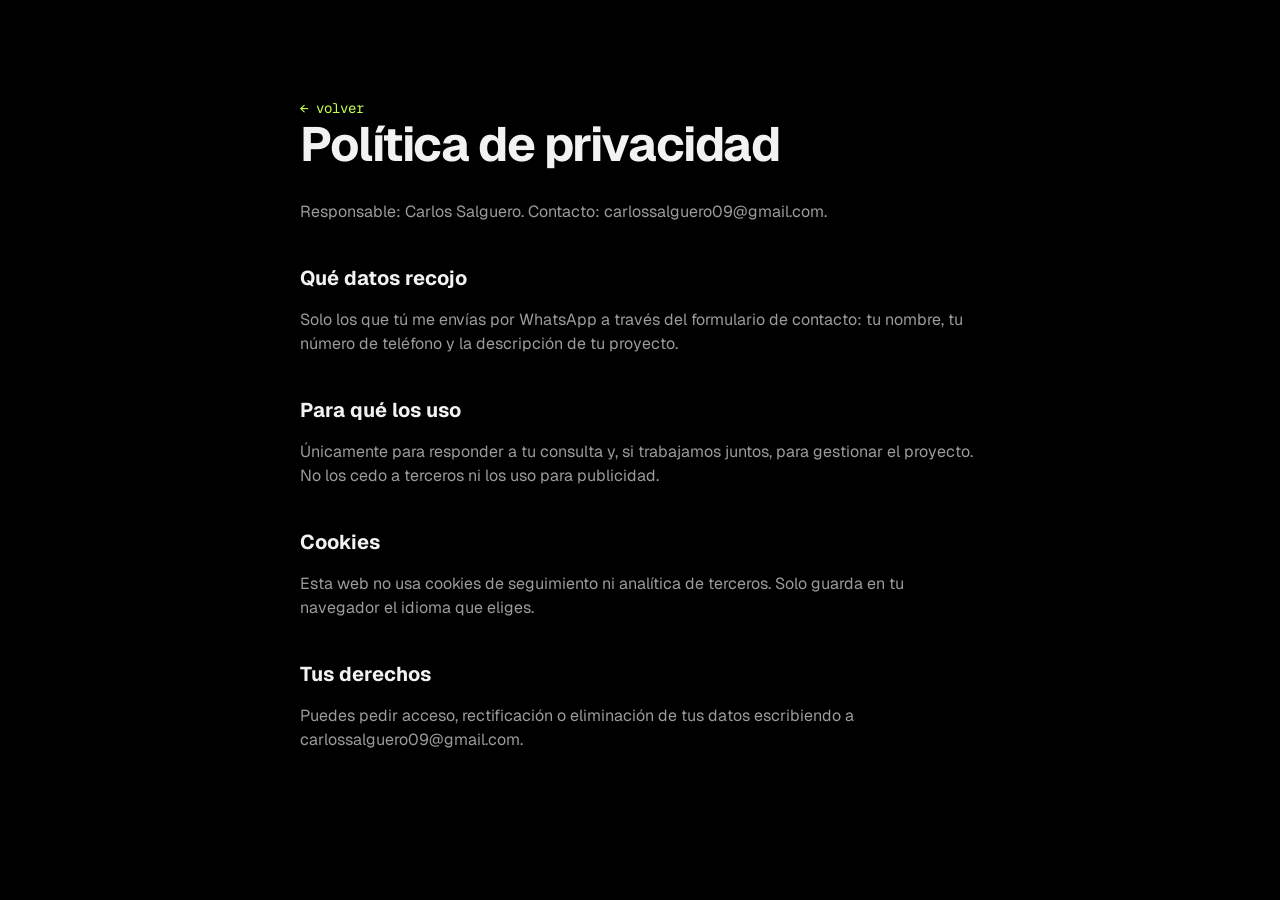
<file: privacidad.html>
<!doctype html>
<html lang="es">
<head>
<meta charset="utf-8"><meta name="viewport" content="width=device-width, initial-scale=1">
<title>Privacidad · Carlos Salguero</title>
<link rel="icon" href="assets/favicon.svg" type="image/svg+xml">
<link href="https://fonts.googleapis.com/css2?family=Geist:wght@400;600&family=Geist+Mono&display=swap" rel="stylesheet">
<style>
  body{margin:0;background:#000;color:#F2F2F2;font-family:Geist,system-ui,sans-serif;font-size:16px;line-height:24px}
  main{max-width:680px;margin:0 auto;padding:96px 24px}
  h1{font-size:48px;line-height:1;letter-spacing:-.03em;margin:0 0 32px}
  h2{font-size:20px;line-height:28px;margin:40px 0 8px}
  p,li{color:#9B9B9B} a{color:#C5FF4A}
  .back{font-family:"Geist Mono",monospace;font-size:14px;text-decoration:none}
</style>
</head>
<body>
<main>
  <a class="back" href="index.html">← volver</a>
  <h1>Política de privacidad</h1>
  <!-- EDITAR: completa con tus datos fiscales reales -->
  <p>Responsable: Carlos Salguero. Contacto: carlossalguero09@gmail.com.</p>
  <h2>Qué datos recojo</h2>
  <p>Solo los que tú me envías por WhatsApp a través del formulario de contacto: tu nombre, tu número de teléfono y la descripción de tu proyecto.</p>
  <h2>Para qué los uso</h2>
  <p>Únicamente para responder a tu consulta y, si trabajamos juntos, para gestionar el proyecto. No los cedo a terceros ni los uso para publicidad.</p>
  <h2>Cookies</h2>
  <p>Esta web no usa cookies de seguimiento ni analítica de terceros. Solo guarda en tu navegador el idioma que eliges.</p>
  <h2>Tus derechos</h2>
  <p>Puedes pedir acceso, rectificación o eliminación de tus datos escribiendo a carlossalguero09@gmail.com.</p>
</main>
</body>
</html>
</file>
<file: lib/phosphor/style.css>
@font-face {
  font-family: "Phosphor";
  src:
    url("./Phosphor.woff2") format("woff2"),
    url("./Phosphor.woff") format("woff");
  font-weight: normal;
  font-style: normal;
  font-display: block;
}

.ph {
  /* use !important to prevent issues with browser extensions that change fonts */
  font-family: "Phosphor" !important;
  speak: never;
  font-style: normal;
  font-weight: normal;
  font-variant: normal;
  text-transform: none;
  line-height: 1;

  /* Enable Ligatures ================ */
  letter-spacing: 0;
  -webkit-font-feature-settings: "liga";
  -moz-font-feature-settings: "liga=1";
  -moz-font-feature-settings: "liga";
  -ms-font-feature-settings: "liga" 1;
  font-feature-settings: "liga";
  -webkit-font-variant-ligatures: discretionary-ligatures;
  font-variant-ligatures: discretionary-ligatures;

  /* Better Font Rendering =========== */
  -webkit-font-smoothing: antialiased;
  -moz-osx-font-smoothing: grayscale;
}

.ph.ph-acorn:before {
  content: "\eb9a";
}
.ph.ph-address-book:before {
  content: "\e6f8";
}
.ph.ph-address-book-tabs:before {
  content: "\ee4e";
}
.ph.ph-air-traffic-control:before {
  content: "\ecd8";
}
.ph.ph-airplane:before {
  content: "\e002";
}
.ph.ph-airplane-in-flight:before {
  content: "\e4fe";
}
.ph.ph-airplane-landing:before {
  content: "\e502";
}
.ph.ph-airplane-takeoff:before {
  content: "\e504";
}
.ph.ph-airplane-taxiing:before {
  content: "\e500";
}
.ph.ph-airplane-tilt:before {
  content: "\e5d6";
}
.ph.ph-airplay:before {
  content: "\e004";
}
.ph.ph-alarm:before {
  content: "\e006";
}
.ph.ph-alien:before {
  content: "\e8a6";
}
.ph.ph-align-bottom:before {
  content: "\e506";
}
.ph.ph-align-bottom-simple:before {
  content: "\eb0c";
}
.ph.ph-align-center-horizontal:before {
  content: "\e50a";
}
.ph.ph-align-center-horizontal-simple:before {
  content: "\eb0e";
}
.ph.ph-align-center-vertical:before {
  content: "\e50c";
}
.ph.ph-align-center-vertical-simple:before {
  content: "\eb10";
}
.ph.ph-align-left:before {
  content: "\e50e";
}
.ph.ph-align-left-simple:before {
  content: "\eaee";
}
.ph.ph-align-right:before {
  content: "\e510";
}
.ph.ph-align-right-simple:before {
  content: "\eb12";
}
.ph.ph-align-top:before {
  content: "\e512";
}
.ph.ph-align-top-simple:before {
  content: "\eb14";
}
.ph.ph-amazon-logo:before {
  content: "\e96c";
}
.ph.ph-ambulance:before {
  content: "\e572";
}
.ph.ph-anchor:before {
  content: "\e514";
}
.ph.ph-anchor-simple:before {
  content: "\e5d8";
}
.ph.ph-android-logo:before {
  content: "\e008";
}
.ph.ph-angle:before {
  content: "\e7bc";
}
.ph.ph-angular-logo:before {
  content: "\eb80";
}
.ph.ph-aperture:before {
  content: "\e00a";
}
.ph.ph-app-store-logo:before {
  content: "\e974";
}
.ph.ph-app-window:before {
  content: "\e5da";
}
.ph.ph-apple-logo:before {
  content: "\e516";
}
.ph.ph-apple-podcasts-logo:before {
  content: "\eb96";
}
.ph.ph-approximate-equals:before {
  content: "\edaa";
}
.ph.ph-archive:before {
  content: "\e00c";
}
.ph.ph-armchair:before {
  content: "\e012";
}
.ph.ph-arrow-arc-left:before {
  content: "\e014";
}
.ph.ph-arrow-arc-right:before {
  content: "\e016";
}
.ph.ph-arrow-bend-double-up-left:before {
  content: "\e03a";
}
.ph.ph-arrow-bend-double-up-right:before {
  content: "\e03c";
}
.ph.ph-arrow-bend-down-left:before {
  content: "\e018";
}
.ph.ph-arrow-bend-down-right:before {
  content: "\e01a";
}
.ph.ph-arrow-bend-left-down:before {
  content: "\e01c";
}
.ph.ph-arrow-bend-left-up:before {
  content: "\e01e";
}
.ph.ph-arrow-bend-right-down:before {
  content: "\e020";
}
.ph.ph-arrow-bend-right-up:before {
  content: "\e022";
}
.ph.ph-arrow-bend-up-left:before {
  content: "\e024";
}
.ph.ph-arrow-bend-up-right:before {
  content: "\e026";
}
.ph.ph-arrow-circle-down:before {
  content: "\e028";
}
.ph.ph-arrow-circle-down-left:before {
  content: "\e02a";
}
.ph.ph-arrow-circle-down-right:before {
  content: "\e02c";
}
.ph.ph-arrow-circle-left:before {
  content: "\e05a";
}
.ph.ph-arrow-circle-right:before {
  content: "\e02e";
}
.ph.ph-arrow-circle-up:before {
  content: "\e030";
}
.ph.ph-arrow-circle-up-left:before {
  content: "\e032";
}
.ph.ph-arrow-circle-up-right:before {
  content: "\e034";
}
.ph.ph-arrow-clockwise:before {
  content: "\e036";
}
.ph.ph-arrow-counter-clockwise:before {
  content: "\e038";
}
.ph.ph-arrow-down:before {
  content: "\e03e";
}
.ph.ph-arrow-down-left:before {
  content: "\e040";
}
.ph.ph-arrow-down-right:before {
  content: "\e042";
}
.ph.ph-arrow-elbow-down-left:before {
  content: "\e044";
}
.ph.ph-arrow-elbow-down-right:before {
  content: "\e046";
}
.ph.ph-arrow-elbow-left:before {
  content: "\e048";
}
.ph.ph-arrow-elbow-left-down:before {
  content: "\e04a";
}
.ph.ph-arrow-elbow-left-up:before {
  content: "\e04c";
}
.ph.ph-arrow-elbow-right:before {
  content: "\e04e";
}
.ph.ph-arrow-elbow-right-down:before {
  content: "\e050";
}
.ph.ph-arrow-elbow-right-up:before {
  content: "\e052";
}
.ph.ph-arrow-elbow-up-left:before {
  content: "\e054";
}
.ph.ph-arrow-elbow-up-right:before {
  content: "\e056";
}
.ph.ph-arrow-fat-down:before {
  content: "\e518";
}
.ph.ph-arrow-fat-left:before {
  content: "\e51a";
}
.ph.ph-arrow-fat-line-down:before {
  content: "\e51c";
}
.ph.ph-arrow-fat-line-left:before {
  content: "\e51e";
}
.ph.ph-arrow-fat-line-right:before {
  content: "\e520";
}
.ph.ph-arrow-fat-line-up:before {
  content: "\e522";
}
.ph.ph-arrow-fat-lines-down:before {
  content: "\e524";
}
.ph.ph-arrow-fat-lines-left:before {
  content: "\e526";
}
.ph.ph-arrow-fat-lines-right:before {
  content: "\e528";
}
.ph.ph-arrow-fat-lines-up:before {
  content: "\e52a";
}
.ph.ph-arrow-fat-right:before {
  content: "\e52c";
}
.ph.ph-arrow-fat-up:before {
  content: "\e52e";
}
.ph.ph-arrow-left:before {
  content: "\e058";
}
.ph.ph-arrow-line-down:before {
  content: "\e05c";
}
.ph.ph-arrow-line-down-left:before {
  content: "\e05e";
}
.ph.ph-arrow-line-down-right:before {
  content: "\e060";
}
.ph.ph-arrow-line-left:before {
  content: "\e062";
}
.ph.ph-arrow-line-right:before {
  content: "\e064";
}
.ph.ph-arrow-line-up:before {
  content: "\e066";
}
.ph.ph-arrow-line-up-left:before {
  content: "\e068";
}
.ph.ph-arrow-line-up-right:before {
  content: "\e06a";
}
.ph.ph-arrow-right:before {
  content: "\e06c";
}
.ph.ph-arrow-square-down:before {
  content: "\e06e";
}
.ph.ph-arrow-square-down-left:before {
  content: "\e070";
}
.ph.ph-arrow-square-down-right:before {
  content: "\e072";
}
.ph.ph-arrow-square-in:before {
  content: "\e5dc";
}
.ph.ph-arrow-square-left:before {
  content: "\e074";
}
.ph.ph-arrow-square-out:before {
  content: "\e5de";
}
.ph.ph-arrow-square-right:before {
  content: "\e076";
}
.ph.ph-arrow-square-up:before {
  content: "\e078";
}
.ph.ph-arrow-square-up-left:before {
  content: "\e07a";
}
.ph.ph-arrow-square-up-right:before {
  content: "\e07c";
}
.ph.ph-arrow-u-down-left:before {
  content: "\e07e";
}
.ph.ph-arrow-u-down-right:before {
  content: "\e080";
}
.ph.ph-arrow-u-left-down:before {
  content: "\e082";
}
.ph.ph-arrow-u-left-up:before {
  content: "\e084";
}
.ph.ph-arrow-u-right-down:before {
  content: "\e086";
}
.ph.ph-arrow-u-right-up:before {
  content: "\e088";
}
.ph.ph-arrow-u-up-left:before {
  content: "\e08a";
}
.ph.ph-arrow-u-up-right:before {
  content: "\e08c";
}
.ph.ph-arrow-up:before {
  content: "\e08e";
}
.ph.ph-arrow-up-left:before {
  content: "\e090";
}
.ph.ph-arrow-up-right:before {
  content: "\e092";
}
.ph.ph-arrows-clockwise:before {
  content: "\e094";
}
.ph.ph-arrows-counter-clockwise:before {
  content: "\e096";
}
.ph.ph-arrows-down-up:before {
  content: "\e098";
}
.ph.ph-arrows-horizontal:before {
  content: "\eb06";
}
.ph.ph-arrows-in:before {
  content: "\e09a";
}
.ph.ph-arrows-in-cardinal:before {
  content: "\e09c";
}
.ph.ph-arrows-in-line-horizontal:before {
  content: "\e530";
}
.ph.ph-arrows-in-line-vertical:before {
  content: "\e532";
}
.ph.ph-arrows-in-simple:before {
  content: "\e09e";
}
.ph.ph-arrows-left-right:before {
  content: "\e0a0";
}
.ph.ph-arrows-merge:before {
  content: "\ed3e";
}
.ph.ph-arrows-out:before {
  content: "\e0a2";
}
.ph.ph-arrows-out-cardinal:before {
  content: "\e0a4";
}
.ph.ph-arrows-out-line-horizontal:before {
  content: "\e534";
}
.ph.ph-arrows-out-line-vertical:before {
  content: "\e536";
}
.ph.ph-arrows-out-simple:before {
  content: "\e0a6";
}
.ph.ph-arrows-split:before {
  content: "\ed3c";
}
.ph.ph-arrows-vertical:before {
  content: "\eb04";
}
.ph.ph-article:before {
  content: "\e0a8";
}
.ph.ph-article-medium:before {
  content: "\e5e0";
}
.ph.ph-article-ny-times:before {
  content: "\e5e2";
}
.ph.ph-asclepius:before {
  content: "\ee34";
}
.ph.ph-caduceus:before {
  content: "\ee34";
}
.ph.ph-asterisk:before {
  content: "\e0aa";
}
.ph.ph-asterisk-simple:before {
  content: "\e832";
}
.ph.ph-at:before {
  content: "\e0ac";
}
.ph.ph-atom:before {
  content: "\e5e4";
}
.ph.ph-avocado:before {
  content: "\ee04";
}
.ph.ph-axe:before {
  content: "\e9fc";
}
.ph.ph-baby:before {
  content: "\e774";
}
.ph.ph-baby-carriage:before {
  content: "\e818";
}
.ph.ph-backpack:before {
  content: "\e922";
}
.ph.ph-backspace:before {
  content: "\e0ae";
}
.ph.ph-bag:before {
  content: "\e0b0";
}
.ph.ph-bag-simple:before {
  content: "\e5e6";
}
.ph.ph-balloon:before {
  content: "\e76c";
}
.ph.ph-bandaids:before {
  content: "\e0b2";
}
.ph.ph-bank:before {
  content: "\e0b4";
}
.ph.ph-barbell:before {
  content: "\e0b6";
}
.ph.ph-barcode:before {
  content: "\e0b8";
}
.ph.ph-barn:before {
  content: "\ec72";
}
.ph.ph-barricade:before {
  content: "\e948";
}
.ph.ph-baseball:before {
  content: "\e71a";
}
.ph.ph-baseball-cap:before {
  content: "\ea28";
}
.ph.ph-baseball-helmet:before {
  content: "\ee4a";
}
.ph.ph-basket:before {
  content: "\e964";
}
.ph.ph-basketball:before {
  content: "\e724";
}
.ph.ph-bathtub:before {
  content: "\e81e";
}
.ph.ph-battery-charging:before {
  content: "\e0ba";
}
.ph.ph-battery-charging-vertical:before {
  content: "\e0bc";
}
.ph.ph-battery-empty:before {
  content: "\e0be";
}
.ph.ph-battery-full:before {
  content: "\e0c0";
}
.ph.ph-battery-high:before {
  content: "\e0c2";
}
.ph.ph-battery-low:before {
  content: "\e0c4";
}
.ph.ph-battery-medium:before {
  content: "\e0c6";
}
.ph.ph-battery-plus:before {
  content: "\e808";
}
.ph.ph-battery-plus-vertical:before {
  content: "\ec50";
}
.ph.ph-battery-vertical-empty:before {
  content: "\e7c6";
}
.ph.ph-battery-vertical-full:before {
  content: "\e7c4";
}
.ph.ph-battery-vertical-high:before {
  content: "\e7c2";
}
.ph.ph-battery-vertical-low:before {
  content: "\e7be";
}
.ph.ph-battery-vertical-medium:before {
  content: "\e7c0";
}
.ph.ph-battery-warning:before {
  content: "\e0c8";
}
.ph.ph-battery-warning-vertical:before {
  content: "\e0ca";
}
.ph.ph-beach-ball:before {
  content: "\ed24";
}
.ph.ph-beanie:before {
  content: "\ea2a";
}
.ph.ph-bed:before {
  content: "\e0cc";
}
.ph.ph-beer-bottle:before {
  content: "\e7b0";
}
.ph.ph-beer-stein:before {
  content: "\eb62";
}
.ph.ph-behance-logo:before {
  content: "\e7f4";
}
.ph.ph-bell:before {
  content: "\e0ce";
}
.ph.ph-bell-ringing:before {
  content: "\e5e8";
}
.ph.ph-bell-simple:before {
  content: "\e0d0";
}
.ph.ph-bell-simple-ringing:before {
  content: "\e5ea";
}
.ph.ph-bell-simple-slash:before {
  content: "\e0d2";
}
.ph.ph-bell-simple-z:before {
  content: "\e5ec";
}
.ph.ph-bell-slash:before {
  content: "\e0d4";
}
.ph.ph-bell-z:before {
  content: "\e5ee";
}
.ph.ph-belt:before {
  content: "\ea2c";
}
.ph.ph-bezier-curve:before {
  content: "\eb00";
}
.ph.ph-bicycle:before {
  content: "\e0d6";
}
.ph.ph-binary:before {
  content: "\ee60";
}
.ph.ph-binoculars:before {
  content: "\ea64";
}
.ph.ph-biohazard:before {
  content: "\e9e0";
}
.ph.ph-bird:before {
  content: "\e72c";
}
.ph.ph-blueprint:before {
  content: "\eda0";
}
.ph.ph-bluetooth:before {
  content: "\e0da";
}
.ph.ph-bluetooth-connected:before {
  content: "\e0dc";
}
.ph.ph-bluetooth-slash:before {
  content: "\e0de";
}
.ph.ph-bluetooth-x:before {
  content: "\e0e0";
}
.ph.ph-boat:before {
  content: "\e786";
}
.ph.ph-bomb:before {
  content: "\ee0a";
}
.ph.ph-bone:before {
  content: "\e7f2";
}
.ph.ph-book:before {
  content: "\e0e2";
}
.ph.ph-book-bookmark:before {
  content: "\e0e4";
}
.ph.ph-book-open:before {
  content: "\e0e6";
}
.ph.ph-book-open-text:before {
  content: "\e8f2";
}
.ph.ph-book-open-user:before {
  content: "\ede0";
}
.ph.ph-bookmark:before {
  content: "\e0e8";
}
.ph.ph-bookmark-simple:before {
  content: "\e0ea";
}
.ph.ph-bookmarks:before {
  content: "\e0ec";
}
.ph.ph-bookmarks-simple:before {
  content: "\e5f0";
}
.ph.ph-books:before {
  content: "\e758";
}
.ph.ph-boot:before {
  content: "\ecca";
}
.ph.ph-boules:before {
  content: "\e722";
}
.ph.ph-bounding-box:before {
  content: "\e6ce";
}
.ph.ph-bowl-food:before {
  content: "\eaa4";
}
.ph.ph-bowl-steam:before {
  content: "\e8e4";
}
.ph.ph-bowling-ball:before {
  content: "\ea34";
}
.ph.ph-box-arrow-down:before {
  content: "\e00e";
}
.ph.ph-archive-box:before {
  content: "\e00e";
}
.ph.ph-box-arrow-up:before {
  content: "\ee54";
}
.ph.ph-boxing-glove:before {
  content: "\ea36";
}
.ph.ph-brackets-angle:before {
  content: "\e862";
}
.ph.ph-brackets-curly:before {
  content: "\e860";
}
.ph.ph-brackets-round:before {
  content: "\e864";
}
.ph.ph-brackets-square:before {
  content: "\e85e";
}
.ph.ph-brain:before {
  content: "\e74e";
}
.ph.ph-brandy:before {
  content: "\e6b4";
}
.ph.ph-bread:before {
  content: "\e81c";
}
.ph.ph-bridge:before {
  content: "\ea68";
}
.ph.ph-briefcase:before {
  content: "\e0ee";
}
.ph.ph-briefcase-metal:before {
  content: "\e5f2";
}
.ph.ph-broadcast:before {
  content: "\e0f2";
}
.ph.ph-broom:before {
  content: "\ec54";
}
.ph.ph-browser:before {
  content: "\e0f4";
}
.ph.ph-browsers:before {
  content: "\e0f6";
}
.ph.ph-bug:before {
  content: "\e5f4";
}
.ph.ph-bug-beetle:before {
  content: "\e5f6";
}
.ph.ph-bug-droid:before {
  content: "\e5f8";
}
.ph.ph-building:before {
  content: "\e100";
}
.ph.ph-building-apartment:before {
  content: "\e0fe";
}
.ph.ph-building-office:before {
  content: "\e0ff";
}
.ph.ph-buildings:before {
  content: "\e102";
}
.ph.ph-bulldozer:before {
  content: "\ec6c";
}
.ph.ph-bus:before {
  content: "\e106";
}
.ph.ph-butterfly:before {
  content: "\ea6e";
}
.ph.ph-cable-car:before {
  content: "\e49c";
}
.ph.ph-cactus:before {
  content: "\e918";
}
.ph.ph-cake:before {
  content: "\e780";
}
.ph.ph-calculator:before {
  content: "\e538";
}
.ph.ph-calendar:before {
  content: "\e108";
}
.ph.ph-calendar-blank:before {
  content: "\e10a";
}
.ph.ph-calendar-check:before {
  content: "\e712";
}
.ph.ph-calendar-dot:before {
  content: "\e7b2";
}
.ph.ph-calendar-dots:before {
  content: "\e7b4";
}
.ph.ph-calendar-heart:before {
  content: "\e8b0";
}
.ph.ph-calendar-minus:before {
  content: "\ea14";
}
.ph.ph-calendar-plus:before {
  content: "\e714";
}
.ph.ph-calendar-slash:before {
  content: "\ea12";
}
.ph.ph-calendar-star:before {
  content: "\e8b2";
}
.ph.ph-calendar-x:before {
  content: "\e10c";
}
.ph.ph-call-bell:before {
  content: "\e7de";
}
.ph.ph-camera:before {
  content: "\e10e";
}
.ph.ph-camera-plus:before {
  content: "\ec58";
}
.ph.ph-camera-rotate:before {
  content: "\e7a4";
}
.ph.ph-camera-slash:before {
  content: "\e110";
}
.ph.ph-campfire:before {
  content: "\e9d8";
}
.ph.ph-car:before {
  content: "\e112";
}
.ph.ph-car-battery:before {
  content: "\ee30";
}
.ph.ph-car-profile:before {
  content: "\e8cc";
}
.ph.ph-car-simple:before {
  content: "\e114";
}
.ph.ph-cardholder:before {
  content: "\e5fa";
}
.ph.ph-cards:before {
  content: "\e0f8";
}
.ph.ph-cards-three:before {
  content: "\ee50";
}
.ph.ph-caret-circle-double-down:before {
  content: "\e116";
}
.ph.ph-caret-circle-double-left:before {
  content: "\e118";
}
.ph.ph-caret-circle-double-right:before {
  content: "\e11a";
}
.ph.ph-caret-circle-double-up:before {
  content: "\e11c";
}
.ph.ph-caret-circle-down:before {
  content: "\e11e";
}
.ph.ph-caret-circle-left:before {
  content: "\e120";
}
.ph.ph-caret-circle-right:before {
  content: "\e122";
}
.ph.ph-caret-circle-up:before {
  content: "\e124";
}
.ph.ph-caret-circle-up-down:before {
  content: "\e13e";
}
.ph.ph-caret-double-down:before {
  content: "\e126";
}
.ph.ph-caret-double-left:before {
  content: "\e128";
}
.ph.ph-caret-double-right:before {
  content: "\e12a";
}
.ph.ph-caret-double-up:before {
  content: "\e12c";
}
.ph.ph-caret-down:before {
  content: "\e136";
}
.ph.ph-caret-left:before {
  content: "\e138";
}
.ph.ph-caret-line-down:before {
  content: "\e134";
}
.ph.ph-caret-line-left:before {
  content: "\e132";
}
.ph.ph-caret-line-right:before {
  content: "\e130";
}
.ph.ph-caret-line-up:before {
  content: "\e12e";
}
.ph.ph-caret-right:before {
  content: "\e13a";
}
.ph.ph-caret-up:before {
  content: "\e13c";
}
.ph.ph-caret-up-down:before {
  content: "\e140";
}
.ph.ph-carrot:before {
  content: "\ed38";
}
.ph.ph-cash-register:before {
  content: "\ed80";
}
.ph.ph-cassette-tape:before {
  content: "\ed2e";
}
.ph.ph-castle-turret:before {
  content: "\e9d0";
}
.ph.ph-cat:before {
  content: "\e748";
}
.ph.ph-cell-signal-full:before {
  content: "\e142";
}
.ph.ph-cell-signal-high:before {
  content: "\e144";
}
.ph.ph-cell-signal-low:before {
  content: "\e146";
}
.ph.ph-cell-signal-medium:before {
  content: "\e148";
}
.ph.ph-cell-signal-none:before {
  content: "\e14a";
}
.ph.ph-cell-signal-slash:before {
  content: "\e14c";
}
.ph.ph-cell-signal-x:before {
  content: "\e14e";
}
.ph.ph-cell-tower:before {
  content: "\ebaa";
}
.ph.ph-certificate:before {
  content: "\e766";
}
.ph.ph-chair:before {
  content: "\e950";
}
.ph.ph-chalkboard:before {
  content: "\e5fc";
}
.ph.ph-chalkboard-simple:before {
  content: "\e5fe";
}
.ph.ph-chalkboard-teacher:before {
  content: "\e600";
}
.ph.ph-champagne:before {
  content: "\eaca";
}
.ph.ph-charging-station:before {
  content: "\e8d0";
}
.ph.ph-chart-bar:before {
  content: "\e150";
}
.ph.ph-chart-bar-horizontal:before {
  content: "\e152";
}
.ph.ph-chart-donut:before {
  content: "\eaa6";
}
.ph.ph-chart-line:before {
  content: "\e154";
}
.ph.ph-chart-line-down:before {
  content: "\e8b6";
}
.ph.ph-chart-line-up:before {
  content: "\e156";
}
.ph.ph-chart-pie:before {
  content: "\e158";
}
.ph.ph-chart-pie-slice:before {
  content: "\e15a";
}
.ph.ph-chart-polar:before {
  content: "\eaa8";
}
.ph.ph-chart-scatter:before {
  content: "\eaac";
}
.ph.ph-chat:before {
  content: "\e15c";
}
.ph.ph-chat-centered:before {
  content: "\e160";
}
.ph.ph-chat-centered-dots:before {
  content: "\e164";
}
.ph.ph-chat-centered-slash:before {
  content: "\e162";
}
.ph.ph-chat-centered-text:before {
  content: "\e166";
}
.ph.ph-chat-circle:before {
  content: "\e168";
}
.ph.ph-chat-circle-dots:before {
  content: "\e16c";
}
.ph.ph-chat-circle-slash:before {
  content: "\e16a";
}
.ph.ph-chat-circle-text:before {
  content: "\e16e";
}
.ph.ph-chat-dots:before {
  content: "\e170";
}
.ph.ph-chat-slash:before {
  content: "\e15e";
}
.ph.ph-chat-teardrop:before {
  content: "\e172";
}
.ph.ph-chat-teardrop-dots:before {
  content: "\e176";
}
.ph.ph-chat-teardrop-slash:before {
  content: "\e174";
}
.ph.ph-chat-teardrop-text:before {
  content: "\e178";
}
.ph.ph-chat-text:before {
  content: "\e17a";
}
.ph.ph-chats:before {
  content: "\e17c";
}
.ph.ph-chats-circle:before {
  content: "\e17e";
}
.ph.ph-chats-teardrop:before {
  content: "\e180";
}
.ph.ph-check:before {
  content: "\e182";
}
.ph.ph-check-circle:before {
  content: "\e184";
}
.ph.ph-check-fat:before {
  content: "\eba6";
}
.ph.ph-check-square:before {
  content: "\e186";
}
.ph.ph-check-square-offset:before {
  content: "\e188";
}
.ph.ph-checkerboard:before {
  content: "\e8c4";
}
.ph.ph-checks:before {
  content: "\e53a";
}
.ph.ph-cheers:before {
  content: "\ea4a";
}
.ph.ph-cheese:before {
  content: "\e9fe";
}
.ph.ph-chef-hat:before {
  content: "\ed8e";
}
.ph.ph-cherries:before {
  content: "\e830";
}
.ph.ph-church:before {
  content: "\ecea";
}
.ph.ph-cigarette:before {
  content: "\ed90";
}
.ph.ph-cigarette-slash:before {
  content: "\ed92";
}
.ph.ph-circle:before {
  content: "\e18a";
}
.ph.ph-circle-dashed:before {
  content: "\e602";
}
.ph.ph-circle-half:before {
  content: "\e18c";
}
.ph.ph-circle-half-tilt:before {
  content: "\e18e";
}
.ph.ph-circle-notch:before {
  content: "\eb44";
}
.ph.ph-circles-four:before {
  content: "\e190";
}
.ph.ph-circles-three:before {
  content: "\e192";
}
.ph.ph-circles-three-plus:before {
  content: "\e194";
}
.ph.ph-circuitry:before {
  content: "\e9c2";
}
.ph.ph-city:before {
  content: "\ea6a";
}
.ph.ph-clipboard:before {
  content: "\e196";
}
.ph.ph-clipboard-text:before {
  content: "\e198";
}
.ph.ph-clock:before {
  content: "\e19a";
}
.ph.ph-clock-afternoon:before {
  content: "\e19c";
}
.ph.ph-clock-clockwise:before {
  content: "\e19e";
}
.ph.ph-clock-countdown:before {
  content: "\ed2c";
}
.ph.ph-clock-counter-clockwise:before {
  content: "\e1a0";
}
.ph.ph-clock-user:before {
  content: "\edec";
}
.ph.ph-closed-captioning:before {
  content: "\e1a4";
}
.ph.ph-cloud:before {
  content: "\e1aa";
}
.ph.ph-cloud-arrow-down:before {
  content: "\e1ac";
}
.ph.ph-cloud-arrow-up:before {
  content: "\e1ae";
}
.ph.ph-cloud-check:before {
  content: "\e1b0";
}
.ph.ph-cloud-fog:before {
  content: "\e53c";
}
.ph.ph-cloud-lightning:before {
  content: "\e1b2";
}
.ph.ph-cloud-moon:before {
  content: "\e53e";
}
.ph.ph-cloud-rain:before {
  content: "\e1b4";
}
.ph.ph-cloud-slash:before {
  content: "\e1b6";
}
.ph.ph-cloud-snow:before {
  content: "\e1b8";
}
.ph.ph-cloud-sun:before {
  content: "\e540";
}
.ph.ph-cloud-warning:before {
  content: "\ea98";
}
.ph.ph-cloud-x:before {
  content: "\ea96";
}
.ph.ph-clover:before {
  content: "\edc8";
}
.ph.ph-club:before {
  content: "\e1ba";
}
.ph.ph-coat-hanger:before {
  content: "\e7fe";
}
.ph.ph-coda-logo:before {
  content: "\e7ce";
}
.ph.ph-code:before {
  content: "\e1bc";
}
.ph.ph-code-block:before {
  content: "\eafe";
}
.ph.ph-code-simple:before {
  content: "\e1be";
}
.ph.ph-codepen-logo:before {
  content: "\e978";
}
.ph.ph-codesandbox-logo:before {
  content: "\ea06";
}
.ph.ph-coffee:before {
  content: "\e1c2";
}
.ph.ph-coffee-bean:before {
  content: "\e1c0";
}
.ph.ph-coin:before {
  content: "\e60e";
}
.ph.ph-coin-vertical:before {
  content: "\eb48";
}
.ph.ph-coins:before {
  content: "\e78e";
}
.ph.ph-columns:before {
  content: "\e546";
}
.ph.ph-columns-plus-left:before {
  content: "\e544";
}
.ph.ph-columns-plus-right:before {
  content: "\e542";
}
.ph.ph-command:before {
  content: "\e1c4";
}
.ph.ph-compass:before {
  content: "\e1c8";
}
.ph.ph-compass-rose:before {
  content: "\e1c6";
}
.ph.ph-compass-tool:before {
  content: "\ea0e";
}
.ph.ph-computer-tower:before {
  content: "\e548";
}
.ph.ph-confetti:before {
  content: "\e81a";
}
.ph.ph-contactless-payment:before {
  content: "\ed42";
}
.ph.ph-control:before {
  content: "\eca6";
}
.ph.ph-cookie:before {
  content: "\e6ca";
}
.ph.ph-cooking-pot:before {
  content: "\e764";
}
.ph.ph-copy:before {
  content: "\e1ca";
}
.ph.ph-copy-simple:before {
  content: "\e1cc";
}
.ph.ph-copyleft:before {
  content: "\e86a";
}
.ph.ph-copyright:before {
  content: "\e54a";
}
.ph.ph-corners-in:before {
  content: "\e1ce";
}
.ph.ph-corners-out:before {
  content: "\e1d0";
}
.ph.ph-couch:before {
  content: "\e7f6";
}
.ph.ph-court-basketball:before {
  content: "\ee36";
}
.ph.ph-cow:before {
  content: "\eabe";
}
.ph.ph-cowboy-hat:before {
  content: "\ed12";
}
.ph.ph-cpu:before {
  content: "\e610";
}
.ph.ph-crane:before {
  content: "\ed48";
}
.ph.ph-crane-tower:before {
  content: "\ed49";
}
.ph.ph-credit-card:before {
  content: "\e1d2";
}
.ph.ph-cricket:before {
  content: "\ee12";
}
.ph.ph-crop:before {
  content: "\e1d4";
}
.ph.ph-cross:before {
  content: "\e8a0";
}
.ph.ph-crosshair:before {
  content: "\e1d6";
}
.ph.ph-crosshair-simple:before {
  content: "\e1d8";
}
.ph.ph-crown:before {
  content: "\e614";
}
.ph.ph-crown-cross:before {
  content: "\ee5e";
}
.ph.ph-crown-simple:before {
  content: "\e616";
}
.ph.ph-cube:before {
  content: "\e1da";
}
.ph.ph-cube-focus:before {
  content: "\ed0a";
}
.ph.ph-cube-transparent:before {
  content: "\ec7c";
}
.ph.ph-currency-btc:before {
  content: "\e618";
}
.ph.ph-currency-circle-dollar:before {
  content: "\e54c";
}
.ph.ph-currency-cny:before {
  content: "\e54e";
}
.ph.ph-currency-dollar:before {
  content: "\e550";
}
.ph.ph-currency-dollar-simple:before {
  content: "\e552";
}
.ph.ph-currency-eth:before {
  content: "\eada";
}
.ph.ph-currency-eur:before {
  content: "\e554";
}
.ph.ph-currency-gbp:before {
  content: "\e556";
}
.ph.ph-currency-inr:before {
  content: "\e558";
}
.ph.ph-currency-jpy:before {
  content: "\e55a";
}
.ph.ph-currency-krw:before {
  content: "\e55c";
}
.ph.ph-currency-kzt:before {
  content: "\ec4c";
}
.ph.ph-currency-ngn:before {
  content: "\eb52";
}
.ph.ph-currency-rub:before {
  content: "\e55e";
}
.ph.ph-cursor:before {
  content: "\e1dc";
}
.ph.ph-cursor-click:before {
  content: "\e7c8";
}
.ph.ph-cursor-text:before {
  content: "\e7d8";
}
.ph.ph-cylinder:before {
  content: "\e8fc";
}
.ph.ph-database:before {
  content: "\e1de";
}
.ph.ph-desk:before {
  content: "\ed16";
}
.ph.ph-desktop:before {
  content: "\e560";
}
.ph.ph-desktop-tower:before {
  content: "\e562";
}
.ph.ph-detective:before {
  content: "\e83e";
}
.ph.ph-dev-to-logo:before {
  content: "\ed0e";
}
.ph.ph-device-mobile:before {
  content: "\e1e0";
}
.ph.ph-device-mobile-camera:before {
  content: "\e1e2";
}
.ph.ph-device-mobile-slash:before {
  content: "\ee46";
}
.ph.ph-device-mobile-speaker:before {
  content: "\e1e4";
}
.ph.ph-device-rotate:before {
  content: "\edf2";
}
.ph.ph-device-tablet:before {
  content: "\e1e6";
}
.ph.ph-device-tablet-camera:before {
  content: "\e1e8";
}
.ph.ph-device-tablet-speaker:before {
  content: "\e1ea";
}
.ph.ph-devices:before {
  content: "\eba4";
}
.ph.ph-diamond:before {
  content: "\e1ec";
}
.ph.ph-diamonds-four:before {
  content: "\e8f4";
}
.ph.ph-dice-five:before {
  content: "\e1ee";
}
.ph.ph-dice-four:before {
  content: "\e1f0";
}
.ph.ph-dice-one:before {
  content: "\e1f2";
}
.ph.ph-dice-six:before {
  content: "\e1f4";
}
.ph.ph-dice-three:before {
  content: "\e1f6";
}
.ph.ph-dice-two:before {
  content: "\e1f8";
}
.ph.ph-disc:before {
  content: "\e564";
}
.ph.ph-disco-ball:before {
  content: "\ed98";
}
.ph.ph-discord-logo:before {
  content: "\e61a";
}
.ph.ph-divide:before {
  content: "\e1fa";
}
.ph.ph-dna:before {
  content: "\e924";
}
.ph.ph-dog:before {
  content: "\e74a";
}
.ph.ph-door:before {
  content: "\e61c";
}
.ph.ph-door-open:before {
  content: "\e7e6";
}
.ph.ph-dot:before {
  content: "\ecde";
}
.ph.ph-dot-outline:before {
  content: "\ece0";
}
.ph.ph-dots-nine:before {
  content: "\e1fc";
}
.ph.ph-dots-six:before {
  content: "\e794";
}
.ph.ph-dots-six-vertical:before {
  content: "\eae2";
}
.ph.ph-dots-three:before {
  content: "\e1fe";
}
.ph.ph-dots-three-circle:before {
  content: "\e200";
}
.ph.ph-dots-three-circle-vertical:before {
  content: "\e202";
}
.ph.ph-dots-three-outline:before {
  content: "\e204";
}
.ph.ph-dots-three-outline-vertical:before {
  content: "\e206";
}
.ph.ph-dots-three-vertical:before {
  content: "\e208";
}
.ph.ph-download:before {
  content: "\e20a";
}
.ph.ph-download-simple:before {
  content: "\e20c";
}
.ph.ph-dress:before {
  content: "\ea7e";
}
.ph.ph-dresser:before {
  content: "\e94e";
}
.ph.ph-dribbble-logo:before {
  content: "\e20e";
}
.ph.ph-drone:before {
  content: "\ed74";
}
.ph.ph-drop:before {
  content: "\e210";
}
.ph.ph-drop-half:before {
  content: "\e566";
}
.ph.ph-drop-half-bottom:before {
  content: "\eb40";
}
.ph.ph-drop-simple:before {
  content: "\ee32";
}
.ph.ph-drop-slash:before {
  content: "\e954";
}
.ph.ph-dropbox-logo:before {
  content: "\e7d0";
}
.ph.ph-ear:before {
  content: "\e70c";
}
.ph.ph-ear-slash:before {
  content: "\e70e";
}
.ph.ph-egg:before {
  content: "\e812";
}
.ph.ph-egg-crack:before {
  content: "\eb64";
}
.ph.ph-eject:before {
  content: "\e212";
}
.ph.ph-eject-simple:before {
  content: "\e6ae";
}
.ph.ph-elevator:before {
  content: "\ecc0";
}
.ph.ph-empty:before {
  content: "\edbc";
}
.ph.ph-engine:before {
  content: "\ea80";
}
.ph.ph-envelope:before {
  content: "\e214";
}
.ph.ph-envelope-open:before {
  content: "\e216";
}
.ph.ph-envelope-simple:before {
  content: "\e218";
}
.ph.ph-envelope-simple-open:before {
  content: "\e21a";
}
.ph.ph-equalizer:before {
  content: "\ebbc";
}
.ph.ph-equals:before {
  content: "\e21c";
}
.ph.ph-eraser:before {
  content: "\e21e";
}
.ph.ph-escalator-down:before {
  content: "\ecba";
}
.ph.ph-escalator-up:before {
  content: "\ecbc";
}
.ph.ph-exam:before {
  content: "\e742";
}
.ph.ph-exclamation-mark:before {
  content: "\ee44";
}
.ph.ph-exclude:before {
  content: "\e882";
}
.ph.ph-exclude-square:before {
  content: "\e880";
}
.ph.ph-export:before {
  content: "\eaf0";
}
.ph.ph-eye:before {
  content: "\e220";
}
.ph.ph-eye-closed:before {
  content: "\e222";
}
.ph.ph-eye-slash:before {
  content: "\e224";
}
.ph.ph-eyedropper:before {
  content: "\e568";
}
.ph.ph-eyedropper-sample:before {
  content: "\eac4";
}
.ph.ph-eyeglasses:before {
  content: "\e7ba";
}
.ph.ph-eyes:before {
  content: "\ee5c";
}
.ph.ph-face-mask:before {
  content: "\e56a";
}
.ph.ph-facebook-logo:before {
  content: "\e226";
}
.ph.ph-factory:before {
  content: "\e760";
}
.ph.ph-faders:before {
  content: "\e228";
}
.ph.ph-faders-horizontal:before {
  content: "\e22a";
}
.ph.ph-fallout-shelter:before {
  content: "\e9de";
}
.ph.ph-fan:before {
  content: "\e9f2";
}
.ph.ph-farm:before {
  content: "\ec70";
}
.ph.ph-fast-forward:before {
  content: "\e6a6";
}
.ph.ph-fast-forward-circle:before {
  content: "\e22c";
}
.ph.ph-feather:before {
  content: "\e9c0";
}
.ph.ph-fediverse-logo:before {
  content: "\ed66";
}
.ph.ph-figma-logo:before {
  content: "\e22e";
}
.ph.ph-file:before {
  content: "\e230";
}
.ph.ph-file-archive:before {
  content: "\eb2a";
}
.ph.ph-file-arrow-down:before {
  content: "\e232";
}
.ph.ph-file-arrow-up:before {
  content: "\e61e";
}
.ph.ph-file-audio:before {
  content: "\ea20";
}
.ph.ph-file-c:before {
  content: "\eb32";
}
.ph.ph-file-c-sharp:before {
  content: "\eb30";
}
.ph.ph-file-cloud:before {
  content: "\e95e";
}
.ph.ph-file-code:before {
  content: "\e914";
}
.ph.ph-file-cpp:before {
  content: "\eb2e";
}
.ph.ph-file-css:before {
  content: "\eb34";
}
.ph.ph-file-csv:before {
  content: "\eb1c";
}
.ph.ph-file-dashed:before {
  content: "\e704";
}
.ph.ph-file-dotted:before {
  content: "\e704";
}
.ph.ph-file-doc:before {
  content: "\eb1e";
}
.ph.ph-file-html:before {
  content: "\eb38";
}
.ph.ph-file-image:before {
  content: "\ea24";
}
.ph.ph-file-ini:before {
  content: "\eb33";
}
.ph.ph-file-jpg:before {
  content: "\eb1a";
}
.ph.ph-file-js:before {
  content: "\eb24";
}
.ph.ph-file-jsx:before {
  content: "\eb3a";
}
.ph.ph-file-lock:before {
  content: "\e95c";
}
.ph.ph-file-magnifying-glass:before {
  content: "\e238";
}
.ph.ph-file-search:before {
  content: "\e238";
}
.ph.ph-file-md:before {
  content: "\ed50";
}
.ph.ph-file-minus:before {
  content: "\e234";
}
.ph.ph-file-pdf:before {
  content: "\e702";
}
.ph.ph-file-plus:before {
  content: "\e236";
}
.ph.ph-file-png:before {
  content: "\eb18";
}
.ph.ph-file-ppt:before {
  content: "\eb20";
}
.ph.ph-file-py:before {
  content: "\eb2c";
}
.ph.ph-file-rs:before {
  content: "\eb28";
}
.ph.ph-file-sql:before {
  content: "\ed4e";
}
.ph.ph-file-svg:before {
  content: "\ed08";
}
.ph.ph-file-text:before {
  content: "\e23a";
}
.ph.ph-file-ts:before {
  content: "\eb26";
}
.ph.ph-file-tsx:before {
  content: "\eb3c";
}
.ph.ph-file-txt:before {
  content: "\eb35";
}
.ph.ph-file-video:before {
  content: "\ea22";
}
.ph.ph-file-vue:before {
  content: "\eb3e";
}
.ph.ph-file-x:before {
  content: "\e23c";
}
.ph.ph-file-xls:before {
  content: "\eb22";
}
.ph.ph-file-zip:before {
  content: "\e958";
}
.ph.ph-files:before {
  content: "\e710";
}
.ph.ph-film-reel:before {
  content: "\e8c0";
}
.ph.ph-film-script:before {
  content: "\eb50";
}
.ph.ph-film-slate:before {
  content: "\e8c2";
}
.ph.ph-film-strip:before {
  content: "\e792";
}
.ph.ph-fingerprint:before {
  content: "\e23e";
}
.ph.ph-fingerprint-simple:before {
  content: "\e240";
}
.ph.ph-finn-the-human:before {
  content: "\e56c";
}
.ph.ph-fire:before {
  content: "\e242";
}
.ph.ph-fire-extinguisher:before {
  content: "\e9e8";
}
.ph.ph-fire-simple:before {
  content: "\e620";
}
.ph.ph-fire-truck:before {
  content: "\e574";
}
.ph.ph-first-aid:before {
  content: "\e56e";
}
.ph.ph-first-aid-kit:before {
  content: "\e570";
}
.ph.ph-fish:before {
  content: "\e728";
}
.ph.ph-fish-simple:before {
  content: "\e72a";
}
.ph.ph-flag:before {
  content: "\e244";
}
.ph.ph-flag-banner:before {
  content: "\e622";
}
.ph.ph-flag-banner-fold:before {
  content: "\ecf2";
}
.ph.ph-flag-checkered:before {
  content: "\ea38";
}
.ph.ph-flag-pennant:before {
  content: "\ecf0";
}
.ph.ph-flame:before {
  content: "\e624";
}
.ph.ph-flashlight:before {
  content: "\e246";
}
.ph.ph-flask:before {
  content: "\e79e";
}
.ph.ph-flip-horizontal:before {
  content: "\ed6a";
}
.ph.ph-flip-vertical:before {
  content: "\ed6c";
}
.ph.ph-floppy-disk:before {
  content: "\e248";
}
.ph.ph-floppy-disk-back:before {
  content: "\eaf4";
}
.ph.ph-flow-arrow:before {
  content: "\e6ec";
}
.ph.ph-flower:before {
  content: "\e75e";
}
.ph.ph-flower-lotus:before {
  content: "\e6cc";
}
.ph.ph-flower-tulip:before {
  content: "\eacc";
}
.ph.ph-flying-saucer:before {
  content: "\eb4a";
}
.ph.ph-folder:before {
  content: "\e24a";
}
.ph.ph-folder-notch:before {
  content: "\e24a";
}
.ph.ph-folder-dashed:before {
  content: "\e8f8";
}
.ph.ph-folder-dotted:before {
  content: "\e8f8";
}
.ph.ph-folder-lock:before {
  content: "\ea3c";
}
.ph.ph-folder-minus:before {
  content: "\e254";
}
.ph.ph-folder-notch-minus:before {
  content: "\e254";
}
.ph.ph-folder-open:before {
  content: "\e256";
}
.ph.ph-folder-notch-open:before {
  content: "\e256";
}
.ph.ph-folder-plus:before {
  content: "\e258";
}
.ph.ph-folder-notch-plus:before {
  content: "\e258";
}
.ph.ph-folder-simple:before {
  content: "\e25a";
}
.ph.ph-folder-simple-dashed:before {
  content: "\ec2a";
}
.ph.ph-folder-simple-dotted:before {
  content: "\ec2a";
}
.ph.ph-folder-simple-lock:before {
  content: "\eb5e";
}
.ph.ph-folder-simple-minus:before {
  content: "\e25c";
}
.ph.ph-folder-simple-plus:before {
  content: "\e25e";
}
.ph.ph-folder-simple-star:before {
  content: "\ec2e";
}
.ph.ph-folder-simple-user:before {
  content: "\eb60";
}
.ph.ph-folder-star:before {
  content: "\ea86";
}
.ph.ph-folder-user:before {
  content: "\eb46";
}
.ph.ph-folders:before {
  content: "\e260";
}
.ph.ph-football:before {
  content: "\e718";
}
.ph.ph-football-helmet:before {
  content: "\ee4c";
}
.ph.ph-footprints:before {
  content: "\ea88";
}
.ph.ph-fork-knife:before {
  content: "\e262";
}
.ph.ph-four-k:before {
  content: "\ea5c";
}
.ph.ph-frame-corners:before {
  content: "\e626";
}
.ph.ph-framer-logo:before {
  content: "\e264";
}
.ph.ph-function:before {
  content: "\ebe4";
}
.ph.ph-funnel:before {
  content: "\e266";
}
.ph.ph-funnel-simple:before {
  content: "\e268";
}
.ph.ph-funnel-simple-x:before {
  content: "\e26a";
}
.ph.ph-funnel-x:before {
  content: "\e26c";
}
.ph.ph-game-controller:before {
  content: "\e26e";
}
.ph.ph-garage:before {
  content: "\ecd6";
}
.ph.ph-gas-can:before {
  content: "\e8ce";
}
.ph.ph-gas-pump:before {
  content: "\e768";
}
.ph.ph-gauge:before {
  content: "\e628";
}
.ph.ph-gavel:before {
  content: "\ea32";
}
.ph.ph-gear:before {
  content: "\e270";
}
.ph.ph-gear-fine:before {
  content: "\e87c";
}
.ph.ph-gear-six:before {
  content: "\e272";
}
.ph.ph-gender-female:before {
  content: "\e6e0";
}
.ph.ph-gender-intersex:before {
  content: "\e6e6";
}
.ph.ph-gender-male:before {
  content: "\e6e2";
}
.ph.ph-gender-neuter:before {
  content: "\e6ea";
}
.ph.ph-gender-nonbinary:before {
  content: "\e6e4";
}
.ph.ph-gender-transgender:before {
  content: "\e6e8";
}
.ph.ph-ghost:before {
  content: "\e62a";
}
.ph.ph-gif:before {
  content: "\e274";
}
.ph.ph-gift:before {
  content: "\e276";
}
.ph.ph-git-branch:before {
  content: "\e278";
}
.ph.ph-git-commit:before {
  content: "\e27a";
}
.ph.ph-git-diff:before {
  content: "\e27c";
}
.ph.ph-git-fork:before {
  content: "\e27e";
}
.ph.ph-git-merge:before {
  content: "\e280";
}
.ph.ph-git-pull-request:before {
  content: "\e282";
}
.ph.ph-github-logo:before {
  content: "\e576";
}
.ph.ph-gitlab-logo:before {
  content: "\e694";
}
.ph.ph-gitlab-logo-simple:before {
  content: "\e696";
}
.ph.ph-globe:before {
  content: "\e288";
}
.ph.ph-globe-hemisphere-east:before {
  content: "\e28a";
}
.ph.ph-globe-hemisphere-west:before {
  content: "\e28c";
}
.ph.ph-globe-simple:before {
  content: "\e28e";
}
.ph.ph-globe-simple-x:before {
  content: "\e284";
}
.ph.ph-globe-stand:before {
  content: "\e290";
}
.ph.ph-globe-x:before {
  content: "\e286";
}
.ph.ph-goggles:before {
  content: "\ecb4";
}
.ph.ph-golf:before {
  content: "\ea3e";
}
.ph.ph-goodreads-logo:before {
  content: "\ed10";
}
.ph.ph-google-cardboard-logo:before {
  content: "\e7b6";
}
.ph.ph-google-chrome-logo:before {
  content: "\e976";
}
.ph.ph-google-drive-logo:before {
  content: "\e8f6";
}
.ph.ph-google-logo:before {
  content: "\e292";
}
.ph.ph-google-photos-logo:before {
  content: "\eb92";
}
.ph.ph-google-play-logo:before {
  content: "\e294";
}
.ph.ph-google-podcasts-logo:before {
  content: "\eb94";
}
.ph.ph-gps:before {
  content: "\edd8";
}
.ph.ph-gps-fix:before {
  content: "\edd6";
}
.ph.ph-gps-slash:before {
  content: "\edd4";
}
.ph.ph-gradient:before {
  content: "\eb42";
}
.ph.ph-graduation-cap:before {
  content: "\e62c";
}
.ph.ph-grains:before {
  content: "\ec68";
}
.ph.ph-grains-slash:before {
  content: "\ec6a";
}
.ph.ph-graph:before {
  content: "\eb58";
}
.ph.ph-graphics-card:before {
  content: "\e612";
}
.ph.ph-greater-than:before {
  content: "\edc4";
}
.ph.ph-greater-than-or-equal:before {
  content: "\eda2";
}
.ph.ph-grid-four:before {
  content: "\e296";
}
.ph.ph-grid-nine:before {
  content: "\ec8c";
}
.ph.ph-guitar:before {
  content: "\ea8a";
}
.ph.ph-hair-dryer:before {
  content: "\ea66";
}
.ph.ph-hamburger:before {
  content: "\e790";
}
.ph.ph-hammer:before {
  content: "\e80e";
}
.ph.ph-hand:before {
  content: "\e298";
}
.ph.ph-hand-arrow-down:before {
  content: "\ea4e";
}
.ph.ph-hand-arrow-up:before {
  content: "\ee5a";
}
.ph.ph-hand-coins:before {
  content: "\ea8c";
}
.ph.ph-hand-deposit:before {
  content: "\ee82";
}
.ph.ph-hand-eye:before {
  content: "\ea4c";
}
.ph.ph-hand-fist:before {
  content: "\e57a";
}
.ph.ph-hand-grabbing:before {
  content: "\e57c";
}
.ph.ph-hand-heart:before {
  content: "\e810";
}
.ph.ph-hand-palm:before {
  content: "\e57e";
}
.ph.ph-hand-peace:before {
  content: "\e7cc";
}
.ph.ph-hand-pointing:before {
  content: "\e29a";
}
.ph.ph-hand-soap:before {
  content: "\e630";
}
.ph.ph-hand-swipe-left:before {
  content: "\ec94";
}
.ph.ph-hand-swipe-right:before {
  content: "\ec92";
}
.ph.ph-hand-tap:before {
  content: "\ec90";
}
.ph.ph-hand-waving:before {
  content: "\e580";
}
.ph.ph-hand-withdraw:before {
  content: "\ee80";
}
.ph.ph-handbag:before {
  content: "\e29c";
}
.ph.ph-handbag-simple:before {
  content: "\e62e";
}
.ph.ph-hands-clapping:before {
  content: "\e6a0";
}
.ph.ph-hands-praying:before {
  content: "\ecc8";
}
.ph.ph-handshake:before {
  content: "\e582";
}
.ph.ph-hard-drive:before {
  content: "\e29e";
}
.ph.ph-hard-drives:before {
  content: "\e2a0";
}
.ph.ph-hard-hat:before {
  content: "\ed46";
}
.ph.ph-hash:before {
  content: "\e2a2";
}
.ph.ph-hash-straight:before {
  content: "\e2a4";
}
.ph.ph-head-circuit:before {
  content: "\e7d4";
}
.ph.ph-headlights:before {
  content: "\e6fe";
}
.ph.ph-headphones:before {
  content: "\e2a6";
}
.ph.ph-headset:before {
  content: "\e584";
}
.ph.ph-heart:before {
  content: "\e2a8";
}
.ph.ph-heart-break:before {
  content: "\ebe8";
}
.ph.ph-heart-half:before {
  content: "\ec48";
}
.ph.ph-heart-straight:before {
  content: "\e2aa";
}
.ph.ph-heart-straight-break:before {
  content: "\eb98";
}
.ph.ph-heartbeat:before {
  content: "\e2ac";
}
.ph.ph-hexagon:before {
  content: "\e2ae";
}
.ph.ph-high-definition:before {
  content: "\ea8e";
}
.ph.ph-high-heel:before {
  content: "\e8e8";
}
.ph.ph-highlighter:before {
  content: "\ec76";
}
.ph.ph-highlighter-circle:before {
  content: "\e632";
}
.ph.ph-hockey:before {
  content: "\ec86";
}
.ph.ph-hoodie:before {
  content: "\ecd0";
}
.ph.ph-horse:before {
  content: "\e2b0";
}
.ph.ph-hospital:before {
  content: "\e844";
}
.ph.ph-hourglass:before {
  content: "\e2b2";
}
.ph.ph-hourglass-high:before {
  content: "\e2b4";
}
.ph.ph-hourglass-low:before {
  content: "\e2b6";
}
.ph.ph-hourglass-medium:before {
  content: "\e2b8";
}
.ph.ph-hourglass-simple:before {
  content: "\e2ba";
}
.ph.ph-hourglass-simple-high:before {
  content: "\e2bc";
}
.ph.ph-hourglass-simple-low:before {
  content: "\e2be";
}
.ph.ph-hourglass-simple-medium:before {
  content: "\e2c0";
}
.ph.ph-house:before {
  content: "\e2c2";
}
.ph.ph-house-line:before {
  content: "\e2c4";
}
.ph.ph-house-simple:before {
  content: "\e2c6";
}
.ph.ph-hurricane:before {
  content: "\e88e";
}
.ph.ph-ice-cream:before {
  content: "\e804";
}
.ph.ph-identification-badge:before {
  content: "\e6f6";
}
.ph.ph-identification-card:before {
  content: "\e2c8";
}
.ph.ph-image:before {
  content: "\e2ca";
}
.ph.ph-image-broken:before {
  content: "\e7a8";
}
.ph.ph-image-square:before {
  content: "\e2cc";
}
.ph.ph-images:before {
  content: "\e836";
}
.ph.ph-images-square:before {
  content: "\e834";
}
.ph.ph-infinity:before {
  content: "\e634";
}
.ph.ph-lemniscate:before {
  content: "\e634";
}
.ph.ph-info:before {
  content: "\e2ce";
}
.ph.ph-instagram-logo:before {
  content: "\e2d0";
}
.ph.ph-intersect:before {
  content: "\e2d2";
}
.ph.ph-intersect-square:before {
  content: "\e87a";
}
.ph.ph-intersect-three:before {
  content: "\ecc4";
}
.ph.ph-intersection:before {
  content: "\edba";
}
.ph.ph-invoice:before {
  content: "\ee42";
}
.ph.ph-island:before {
  content: "\ee06";
}
.ph.ph-jar:before {
  content: "\e7e0";
}
.ph.ph-jar-label:before {
  content: "\e7e1";
}
.ph.ph-jeep:before {
  content: "\e2d4";
}
.ph.ph-joystick:before {
  content: "\ea5e";
}
.ph.ph-kanban:before {
  content: "\eb54";
}
.ph.ph-key:before {
  content: "\e2d6";
}
.ph.ph-key-return:before {
  content: "\e782";
}
.ph.ph-keyboard:before {
  content: "\e2d8";
}
.ph.ph-keyhole:before {
  content: "\ea78";
}
.ph.ph-knife:before {
  content: "\e636";
}
.ph.ph-ladder:before {
  content: "\e9e4";
}
.ph.ph-ladder-simple:before {
  content: "\ec26";
}
.ph.ph-lamp:before {
  content: "\e638";
}
.ph.ph-lamp-pendant:before {
  content: "\ee2e";
}
.ph.ph-laptop:before {
  content: "\e586";
}
.ph.ph-lasso:before {
  content: "\edc6";
}
.ph.ph-lastfm-logo:before {
  content: "\e842";
}
.ph.ph-layout:before {
  content: "\e6d6";
}
.ph.ph-leaf:before {
  content: "\e2da";
}
.ph.ph-lectern:before {
  content: "\e95a";
}
.ph.ph-lego:before {
  content: "\e8c6";
}
.ph.ph-lego-smiley:before {
  content: "\e8c7";
}
.ph.ph-less-than:before {
  content: "\edac";
}
.ph.ph-less-than-or-equal:before {
  content: "\eda4";
}
.ph.ph-letter-circle-h:before {
  content: "\ebf8";
}
.ph.ph-letter-circle-p:before {
  content: "\ec08";
}
.ph.ph-letter-circle-v:before {
  content: "\ec14";
}
.ph.ph-lifebuoy:before {
  content: "\e63a";
}
.ph.ph-lightbulb:before {
  content: "\e2dc";
}
.ph.ph-lightbulb-filament:before {
  content: "\e63c";
}
.ph.ph-lighthouse:before {
  content: "\e9f6";
}
.ph.ph-lightning:before {
  content: "\e2de";
}
.ph.ph-lightning-a:before {
  content: "\ea84";
}
.ph.ph-lightning-slash:before {
  content: "\e2e0";
}
.ph.ph-line-segment:before {
  content: "\e6d2";
}
.ph.ph-line-segments:before {
  content: "\e6d4";
}
.ph.ph-line-vertical:before {
  content: "\ed70";
}
.ph.ph-link:before {
  content: "\e2e2";
}
.ph.ph-link-break:before {
  content: "\e2e4";
}
.ph.ph-link-simple:before {
  content: "\e2e6";
}
.ph.ph-link-simple-break:before {
  content: "\e2e8";
}
.ph.ph-link-simple-horizontal:before {
  content: "\e2ea";
}
.ph.ph-link-simple-horizontal-break:before {
  content: "\e2ec";
}
.ph.ph-linkedin-logo:before {
  content: "\e2ee";
}
.ph.ph-linktree-logo:before {
  content: "\edee";
}
.ph.ph-linux-logo:before {
  content: "\eb02";
}
.ph.ph-list:before {
  content: "\e2f0";
}
.ph.ph-list-bullets:before {
  content: "\e2f2";
}
.ph.ph-list-checks:before {
  content: "\eadc";
}
.ph.ph-list-dashes:before {
  content: "\e2f4";
}
.ph.ph-list-heart:before {
  content: "\ebde";
}
.ph.ph-list-magnifying-glass:before {
  content: "\ebe0";
}
.ph.ph-list-numbers:before {
  content: "\e2f6";
}
.ph.ph-list-plus:before {
  content: "\e2f8";
}
.ph.ph-list-star:before {
  content: "\ebdc";
}
.ph.ph-lock:before {
  content: "\e2fa";
}
.ph.ph-lock-key:before {
  content: "\e2fe";
}
.ph.ph-lock-key-open:before {
  content: "\e300";
}
.ph.ph-lock-laminated:before {
  content: "\e302";
}
.ph.ph-lock-laminated-open:before {
  content: "\e304";
}
.ph.ph-lock-open:before {
  content: "\e306";
}
.ph.ph-lock-simple:before {
  content: "\e308";
}
.ph.ph-lock-simple-open:before {
  content: "\e30a";
}
.ph.ph-lockers:before {
  content: "\ecb8";
}
.ph.ph-log:before {
  content: "\ed82";
}
.ph.ph-magic-wand:before {
  content: "\e6b6";
}
.ph.ph-magnet:before {
  content: "\e680";
}
.ph.ph-magnet-straight:before {
  content: "\e682";
}
.ph.ph-magnifying-glass:before {
  content: "\e30c";
}
.ph.ph-magnifying-glass-minus:before {
  content: "\e30e";
}
.ph.ph-magnifying-glass-plus:before {
  content: "\e310";
}
.ph.ph-mailbox:before {
  content: "\ec1e";
}
.ph.ph-map-pin:before {
  content: "\e316";
}
.ph.ph-map-pin-area:before {
  content: "\ee3a";
}
.ph.ph-map-pin-line:before {
  content: "\e318";
}
.ph.ph-map-pin-plus:before {
  content: "\e314";
}
.ph.ph-map-pin-simple:before {
  content: "\ee3e";
}
.ph.ph-map-pin-simple-area:before {
  content: "\ee3c";
}
.ph.ph-map-pin-simple-line:before {
  content: "\ee38";
}
.ph.ph-map-trifold:before {
  content: "\e31a";
}
.ph.ph-markdown-logo:before {
  content: "\e508";
}
.ph.ph-marker-circle:before {
  content: "\e640";
}
.ph.ph-martini:before {
  content: "\e31c";
}
.ph.ph-mask-happy:before {
  content: "\e9f4";
}
.ph.ph-mask-sad:before {
  content: "\eb9e";
}
.ph.ph-mastodon-logo:before {
  content: "\ed68";
}
.ph.ph-math-operations:before {
  content: "\e31e";
}
.ph.ph-matrix-logo:before {
  content: "\ed64";
}
.ph.ph-medal:before {
  content: "\e320";
}
.ph.ph-medal-military:before {
  content: "\ecfc";
}
.ph.ph-medium-logo:before {
  content: "\e322";
}
.ph.ph-megaphone:before {
  content: "\e324";
}
.ph.ph-megaphone-simple:before {
  content: "\e642";
}
.ph.ph-member-of:before {
  content: "\edc2";
}
.ph.ph-memory:before {
  content: "\e9c4";
}
.ph.ph-messenger-logo:before {
  content: "\e6d8";
}
.ph.ph-meta-logo:before {
  content: "\ed02";
}
.ph.ph-meteor:before {
  content: "\e9ba";
}
.ph.ph-metronome:before {
  content: "\ec8e";
}
.ph.ph-microphone:before {
  content: "\e326";
}
.ph.ph-microphone-slash:before {
  content: "\e328";
}
.ph.ph-microphone-stage:before {
  content: "\e75c";
}
.ph.ph-microscope:before {
  content: "\ec7a";
}
.ph.ph-microsoft-excel-logo:before {
  content: "\eb6c";
}
.ph.ph-microsoft-outlook-logo:before {
  content: "\eb70";
}
.ph.ph-microsoft-powerpoint-logo:before {
  content: "\eace";
}
.ph.ph-microsoft-teams-logo:before {
  content: "\eb66";
}
.ph.ph-microsoft-word-logo:before {
  content: "\eb6a";
}
.ph.ph-minus:before {
  content: "\e32a";
}
.ph.ph-minus-circle:before {
  content: "\e32c";
}
.ph.ph-minus-square:before {
  content: "\ed4c";
}
.ph.ph-money:before {
  content: "\e588";
}
.ph.ph-money-wavy:before {
  content: "\ee68";
}
.ph.ph-monitor:before {
  content: "\e32e";
}
.ph.ph-monitor-arrow-up:before {
  content: "\e58a";
}
.ph.ph-monitor-play:before {
  content: "\e58c";
}
.ph.ph-moon:before {
  content: "\e330";
}
.ph.ph-moon-stars:before {
  content: "\e58e";
}
.ph.ph-moped:before {
  content: "\e824";
}
.ph.ph-moped-front:before {
  content: "\e822";
}
.ph.ph-mosque:before {
  content: "\ecee";
}
.ph.ph-motorcycle:before {
  content: "\e80a";
}
.ph.ph-mountains:before {
  content: "\e7ae";
}
.ph.ph-mouse:before {
  content: "\e33a";
}
.ph.ph-mouse-left-click:before {
  content: "\e334";
}
.ph.ph-mouse-middle-click:before {
  content: "\e338";
}
.ph.ph-mouse-right-click:before {
  content: "\e336";
}
.ph.ph-mouse-scroll:before {
  content: "\e332";
}
.ph.ph-mouse-simple:before {
  content: "\e644";
}
.ph.ph-music-note:before {
  content: "\e33c";
}
.ph.ph-music-note-simple:before {
  content: "\e33e";
}
.ph.ph-music-notes:before {
  content: "\e340";
}
.ph.ph-music-notes-minus:before {
  content: "\ee0c";
}
.ph.ph-music-notes-plus:before {
  content: "\eb7c";
}
.ph.ph-music-notes-simple:before {
  content: "\e342";
}
.ph.ph-navigation-arrow:before {
  content: "\eade";
}
.ph.ph-needle:before {
  content: "\e82e";
}
.ph.ph-network:before {
  content: "\edde";
}
.ph.ph-network-slash:before {
  content: "\eddc";
}
.ph.ph-network-x:before {
  content: "\edda";
}
.ph.ph-newspaper:before {
  content: "\e344";
}
.ph.ph-newspaper-clipping:before {
  content: "\e346";
}
.ph.ph-not-equals:before {
  content: "\eda6";
}
.ph.ph-not-member-of:before {
  content: "\edae";
}
.ph.ph-not-subset-of:before {
  content: "\edb0";
}
.ph.ph-not-superset-of:before {
  content: "\edb2";
}
.ph.ph-notches:before {
  content: "\ed3a";
}
.ph.ph-note:before {
  content: "\e348";
}
.ph.ph-note-blank:before {
  content: "\e34a";
}
.ph.ph-note-pencil:before {
  content: "\e34c";
}
.ph.ph-notebook:before {
  content: "\e34e";
}
.ph.ph-notepad:before {
  content: "\e63e";
}
.ph.ph-notification:before {
  content: "\e6fa";
}
.ph.ph-notion-logo:before {
  content: "\e9a0";
}
.ph.ph-nuclear-plant:before {
  content: "\ed7c";
}
.ph.ph-number-circle-eight:before {
  content: "\e352";
}
.ph.ph-number-circle-five:before {
  content: "\e358";
}
.ph.ph-number-circle-four:before {
  content: "\e35e";
}
.ph.ph-number-circle-nine:before {
  content: "\e364";
}
.ph.ph-number-circle-one:before {
  content: "\e36a";
}
.ph.ph-number-circle-seven:before {
  content: "\e370";
}
.ph.ph-number-circle-six:before {
  content: "\e376";
}
.ph.ph-number-circle-three:before {
  content: "\e37c";
}
.ph.ph-number-circle-two:before {
  content: "\e382";
}
.ph.ph-number-circle-zero:before {
  content: "\e388";
}
.ph.ph-number-eight:before {
  content: "\e350";
}
.ph.ph-number-five:before {
  content: "\e356";
}
.ph.ph-number-four:before {
  content: "\e35c";
}
.ph.ph-number-nine:before {
  content: "\e362";
}
.ph.ph-number-one:before {
  content: "\e368";
}
.ph.ph-number-seven:before {
  content: "\e36e";
}
.ph.ph-number-six:before {
  content: "\e374";
}
.ph.ph-number-square-eight:before {
  content: "\e354";
}
.ph.ph-number-square-five:before {
  content: "\e35a";
}
.ph.ph-number-square-four:before {
  content: "\e360";
}
.ph.ph-number-square-nine:before {
  content: "\e366";
}
.ph.ph-number-square-one:before {
  content: "\e36c";
}
.ph.ph-number-square-seven:before {
  content: "\e372";
}
.ph.ph-number-square-six:before {
  content: "\e378";
}
.ph.ph-number-square-three:before {
  content: "\e37e";
}
.ph.ph-number-square-two:before {
  content: "\e384";
}
.ph.ph-number-square-zero:before {
  content: "\e38a";
}
.ph.ph-number-three:before {
  content: "\e37a";
}
.ph.ph-number-two:before {
  content: "\e380";
}
.ph.ph-number-zero:before {
  content: "\e386";
}
.ph.ph-numpad:before {
  content: "\e3c8";
}
.ph.ph-nut:before {
  content: "\e38c";
}
.ph.ph-ny-times-logo:before {
  content: "\e646";
}
.ph.ph-octagon:before {
  content: "\e38e";
}
.ph.ph-office-chair:before {
  content: "\ea46";
}
.ph.ph-onigiri:before {
  content: "\ee2c";
}
.ph.ph-open-ai-logo:before {
  content: "\e7d2";
}
.ph.ph-option:before {
  content: "\e8a8";
}
.ph.ph-orange:before {
  content: "\ee40";
}
.ph.ph-orange-slice:before {
  content: "\ed36";
}
.ph.ph-oven:before {
  content: "\ed8c";
}
.ph.ph-package:before {
  content: "\e390";
}
.ph.ph-paint-brush:before {
  content: "\e6f0";
}
.ph.ph-paint-brush-broad:before {
  content: "\e590";
}
.ph.ph-paint-brush-household:before {
  content: "\e6f2";
}
.ph.ph-paint-bucket:before {
  content: "\e392";
}
.ph.ph-paint-roller:before {
  content: "\e6f4";
}
.ph.ph-palette:before {
  content: "\e6c8";
}
.ph.ph-panorama:before {
  content: "\eaa2";
}
.ph.ph-pants:before {
  content: "\ec88";
}
.ph.ph-paper-plane:before {
  content: "\e394";
}
.ph.ph-paper-plane-right:before {
  content: "\e396";
}
.ph.ph-paper-plane-tilt:before {
  content: "\e398";
}
.ph.ph-paperclip:before {
  content: "\e39a";
}
.ph.ph-paperclip-horizontal:before {
  content: "\e592";
}
.ph.ph-parachute:before {
  content: "\ea7c";
}
.ph.ph-paragraph:before {
  content: "\e960";
}
.ph.ph-parallelogram:before {
  content: "\ecc6";
}
.ph.ph-park:before {
  content: "\ecb2";
}
.ph.ph-password:before {
  content: "\e752";
}
.ph.ph-path:before {
  content: "\e39c";
}
.ph.ph-patreon-logo:before {
  content: "\e98a";
}
.ph.ph-pause:before {
  content: "\e39e";
}
.ph.ph-pause-circle:before {
  content: "\e3a0";
}
.ph.ph-paw-print:before {
  content: "\e648";
}
.ph.ph-paypal-logo:before {
  content: "\e98c";
}
.ph.ph-peace:before {
  content: "\e3a2";
}
.ph.ph-pen:before {
  content: "\e3aa";
}
.ph.ph-pen-nib:before {
  content: "\e3ac";
}
.ph.ph-pen-nib-straight:before {
  content: "\e64a";
}
.ph.ph-pencil:before {
  content: "\e3ae";
}
.ph.ph-pencil-circle:before {
  content: "\e3b0";
}
.ph.ph-pencil-line:before {
  content: "\e3b2";
}
.ph.ph-pencil-ruler:before {
  content: "\e906";
}
.ph.ph-pencil-simple:before {
  content: "\e3b4";
}
.ph.ph-pencil-simple-line:before {
  content: "\ebc6";
}
.ph.ph-pencil-simple-slash:before {
  content: "\ecf6";
}
.ph.ph-pencil-slash:before {
  content: "\ecf8";
}
.ph.ph-pentagon:before {
  content: "\ec7e";
}
.ph.ph-pentagram:before {
  content: "\ec5c";
}
.ph.ph-pepper:before {
  content: "\e94a";
}
.ph.ph-percent:before {
  content: "\e3b6";
}
.ph.ph-person:before {
  content: "\e3a8";
}
.ph.ph-person-arms-spread:before {
  content: "\ecfe";
}
.ph.ph-person-simple:before {
  content: "\e72e";
}
.ph.ph-person-simple-bike:before {
  content: "\e734";
}
.ph.ph-person-simple-circle:before {
  content: "\ee58";
}
.ph.ph-person-simple-hike:before {
  content: "\ed54";
}
.ph.ph-person-simple-run:before {
  content: "\e730";
}
.ph.ph-person-simple-ski:before {
  content: "\e71c";
}
.ph.ph-person-simple-snowboard:before {
  content: "\e71e";
}
.ph.ph-person-simple-swim:before {
  content: "\e736";
}
.ph.ph-person-simple-tai-chi:before {
  content: "\ed5c";
}
.ph.ph-person-simple-throw:before {
  content: "\e732";
}
.ph.ph-person-simple-walk:before {
  content: "\e73a";
}
.ph.ph-perspective:before {
  content: "\ebe6";
}
.ph.ph-phone:before {
  content: "\e3b8";
}
.ph.ph-phone-call:before {
  content: "\e3ba";
}
.ph.ph-phone-disconnect:before {
  content: "\e3bc";
}
.ph.ph-phone-incoming:before {
  content: "\e3be";
}
.ph.ph-phone-list:before {
  content: "\e3cc";
}
.ph.ph-phone-outgoing:before {
  content: "\e3c0";
}
.ph.ph-phone-pause:before {
  content: "\e3ca";
}
.ph.ph-phone-plus:before {
  content: "\ec56";
}
.ph.ph-phone-slash:before {
  content: "\e3c2";
}
.ph.ph-phone-transfer:before {
  content: "\e3c6";
}
.ph.ph-phone-x:before {
  content: "\e3c4";
}
.ph.ph-phosphor-logo:before {
  content: "\e3ce";
}
.ph.ph-pi:before {
  content: "\ec80";
}
.ph.ph-piano-keys:before {
  content: "\e9c8";
}
.ph.ph-picnic-table:before {
  content: "\ee26";
}
.ph.ph-picture-in-picture:before {
  content: "\e64c";
}
.ph.ph-piggy-bank:before {
  content: "\ea04";
}
.ph.ph-pill:before {
  content: "\e700";
}
.ph.ph-ping-pong:before {
  content: "\ea42";
}
.ph.ph-pint-glass:before {
  content: "\edd0";
}
.ph.ph-pinterest-logo:before {
  content: "\e64e";
}
.ph.ph-pinwheel:before {
  content: "\eb9c";
}
.ph.ph-pipe:before {
  content: "\ed86";
}
.ph.ph-pipe-wrench:before {
  content: "\ed88";
}
.ph.ph-pix-logo:before {
  content: "\ecc2";
}
.ph.ph-pizza:before {
  content: "\e796";
}
.ph.ph-placeholder:before {
  content: "\e650";
}
.ph.ph-planet:before {
  content: "\e652";
}
.ph.ph-plant:before {
  content: "\ebae";
}
.ph.ph-play:before {
  content: "\e3d0";
}
.ph.ph-play-circle:before {
  content: "\e3d2";
}
.ph.ph-play-pause:before {
  content: "\e8be";
}
.ph.ph-playlist:before {
  content: "\e6aa";
}
.ph.ph-plug:before {
  content: "\e946";
}
.ph.ph-plug-charging:before {
  content: "\eb5c";
}
.ph.ph-plugs:before {
  content: "\eb56";
}
.ph.ph-plugs-connected:before {
  content: "\eb5a";
}
.ph.ph-plus:before {
  content: "\e3d4";
}
.ph.ph-plus-circle:before {
  content: "\e3d6";
}
.ph.ph-plus-minus:before {
  content: "\e3d8";
}
.ph.ph-plus-square:before {
  content: "\ed4a";
}
.ph.ph-poker-chip:before {
  content: "\e594";
}
.ph.ph-police-car:before {
  content: "\ec4a";
}
.ph.ph-polygon:before {
  content: "\e6d0";
}
.ph.ph-popcorn:before {
  content: "\eb4e";
}
.ph.ph-popsicle:before {
  content: "\ebbe";
}
.ph.ph-potted-plant:before {
  content: "\ec22";
}
.ph.ph-power:before {
  content: "\e3da";
}
.ph.ph-prescription:before {
  content: "\e7a2";
}
.ph.ph-presentation:before {
  content: "\e654";
}
.ph.ph-presentation-chart:before {
  content: "\e656";
}
.ph.ph-printer:before {
  content: "\e3dc";
}
.ph.ph-prohibit:before {
  content: "\e3de";
}
.ph.ph-prohibit-inset:before {
  content: "\e3e0";
}
.ph.ph-projector-screen:before {
  content: "\e658";
}
.ph.ph-projector-screen-chart:before {
  content: "\e65a";
}
.ph.ph-pulse:before {
  content: "\e000";
}
.ph.ph-activity:before {
  content: "\e000";
}
.ph.ph-push-pin:before {
  content: "\e3e2";
}
.ph.ph-push-pin-simple:before {
  content: "\e65c";
}
.ph.ph-push-pin-simple-slash:before {
  content: "\e65e";
}
.ph.ph-push-pin-slash:before {
  content: "\e3e4";
}
.ph.ph-puzzle-piece:before {
  content: "\e596";
}
.ph.ph-qr-code:before {
  content: "\e3e6";
}
.ph.ph-question:before {
  content: "\e3e8";
}
.ph.ph-question-mark:before {
  content: "\e3e9";
}
.ph.ph-queue:before {
  content: "\e6ac";
}
.ph.ph-quotes:before {
  content: "\e660";
}
.ph.ph-rabbit:before {
  content: "\eac2";
}
.ph.ph-racquet:before {
  content: "\ee02";
}
.ph.ph-radical:before {
  content: "\e3ea";
}
.ph.ph-radio:before {
  content: "\e77e";
}
.ph.ph-radio-button:before {
  content: "\eb08";
}
.ph.ph-radioactive:before {
  content: "\e9dc";
}
.ph.ph-rainbow:before {
  content: "\e598";
}
.ph.ph-rainbow-cloud:before {
  content: "\e59a";
}
.ph.ph-ranking:before {
  content: "\ed62";
}
.ph.ph-read-cv-logo:before {
  content: "\ed0c";
}
.ph.ph-receipt:before {
  content: "\e3ec";
}
.ph.ph-receipt-x:before {
  content: "\ed40";
}
.ph.ph-record:before {
  content: "\e3ee";
}
.ph.ph-rectangle:before {
  content: "\e3f0";
}
.ph.ph-rectangle-dashed:before {
  content: "\e3f2";
}
.ph.ph-recycle:before {
  content: "\e75a";
}
.ph.ph-reddit-logo:before {
  content: "\e59c";
}
.ph.ph-repeat:before {
  content: "\e3f6";
}
.ph.ph-repeat-once:before {
  content: "\e3f8";
}
.ph.ph-replit-logo:before {
  content: "\eb8a";
}
.ph.ph-resize:before {
  content: "\ed6e";
}
.ph.ph-rewind:before {
  content: "\e6a8";
}
.ph.ph-rewind-circle:before {
  content: "\e3fa";
}
.ph.ph-road-horizon:before {
  content: "\e838";
}
.ph.ph-robot:before {
  content: "\e762";
}
.ph.ph-rocket:before {
  content: "\e3fc";
}
.ph.ph-rocket-launch:before {
  content: "\e3fe";
}
.ph.ph-rows:before {
  content: "\e5a2";
}
.ph.ph-rows-plus-bottom:before {
  content: "\e59e";
}
.ph.ph-rows-plus-top:before {
  content: "\e5a0";
}
.ph.ph-rss:before {
  content: "\e400";
}
.ph.ph-rss-simple:before {
  content: "\e402";
}
.ph.ph-rug:before {
  content: "\ea1a";
}
.ph.ph-ruler:before {
  content: "\e6b8";
}
.ph.ph-sailboat:before {
  content: "\e78a";
}
.ph.ph-scales:before {
  content: "\e750";
}
.ph.ph-scan:before {
  content: "\ebb6";
}
.ph.ph-scan-smiley:before {
  content: "\ebb4";
}
.ph.ph-scissors:before {
  content: "\eae0";
}
.ph.ph-scooter:before {
  content: "\e820";
}
.ph.ph-screencast:before {
  content: "\e404";
}
.ph.ph-screwdriver:before {
  content: "\e86e";
}
.ph.ph-scribble:before {
  content: "\e806";
}
.ph.ph-scribble-loop:before {
  content: "\e662";
}
.ph.ph-scroll:before {
  content: "\eb7a";
}
.ph.ph-seal:before {
  content: "\e604";
}
.ph.ph-circle-wavy:before {
  content: "\e604";
}
.ph.ph-seal-check:before {
  content: "\e606";
}
.ph.ph-circle-wavy-check:before {
  content: "\e606";
}
.ph.ph-seal-percent:before {
  content: "\e60a";
}
.ph.ph-seal-question:before {
  content: "\e608";
}
.ph.ph-circle-wavy-question:before {
  content: "\e608";
}
.ph.ph-seal-warning:before {
  content: "\e60c";
}
.ph.ph-circle-wavy-warning:before {
  content: "\e60c";
}
.ph.ph-seat:before {
  content: "\eb8e";
}
.ph.ph-seatbelt:before {
  content: "\edfe";
}
.ph.ph-security-camera:before {
  content: "\eca4";
}
.ph.ph-selection:before {
  content: "\e69a";
}
.ph.ph-selection-all:before {
  content: "\e746";
}
.ph.ph-selection-background:before {
  content: "\eaf8";
}
.ph.ph-selection-foreground:before {
  content: "\eaf6";
}
.ph.ph-selection-inverse:before {
  content: "\e744";
}
.ph.ph-selection-plus:before {
  content: "\e69c";
}
.ph.ph-selection-slash:before {
  content: "\e69e";
}
.ph.ph-shapes:before {
  content: "\ec5e";
}
.ph.ph-share:before {
  content: "\e406";
}
.ph.ph-share-fat:before {
  content: "\ed52";
}
.ph.ph-share-network:before {
  content: "\e408";
}
.ph.ph-shield:before {
  content: "\e40a";
}
.ph.ph-shield-check:before {
  content: "\e40c";
}
.ph.ph-shield-checkered:before {
  content: "\e708";
}
.ph.ph-shield-chevron:before {
  content: "\e40e";
}
.ph.ph-shield-plus:before {
  content: "\e706";
}
.ph.ph-shield-slash:before {
  content: "\e410";
}
.ph.ph-shield-star:before {
  content: "\ec34";
}
.ph.ph-shield-warning:before {
  content: "\e412";
}
.ph.ph-shipping-container:before {
  content: "\e78c";
}
.ph.ph-shirt-folded:before {
  content: "\ea92";
}
.ph.ph-shooting-star:before {
  content: "\ecfa";
}
.ph.ph-shopping-bag:before {
  content: "\e416";
}
.ph.ph-shopping-bag-open:before {
  content: "\e418";
}
.ph.ph-shopping-cart:before {
  content: "\e41e";
}
.ph.ph-shopping-cart-simple:before {
  content: "\e420";
}
.ph.ph-shovel:before {
  content: "\e9e6";
}
.ph.ph-shower:before {
  content: "\e776";
}
.ph.ph-shrimp:before {
  content: "\eab4";
}
.ph.ph-shuffle:before {
  content: "\e422";
}
.ph.ph-shuffle-angular:before {
  content: "\e424";
}
.ph.ph-shuffle-simple:before {
  content: "\e426";
}
.ph.ph-sidebar:before {
  content: "\eab6";
}
.ph.ph-sidebar-simple:before {
  content: "\ec24";
}
.ph.ph-sigma:before {
  content: "\eab8";
}
.ph.ph-sign-in:before {
  content: "\e428";
}
.ph.ph-sign-out:before {
  content: "\e42a";
}
.ph.ph-signature:before {
  content: "\ebac";
}
.ph.ph-signpost:before {
  content: "\e89c";
}
.ph.ph-sim-card:before {
  content: "\e664";
}
.ph.ph-siren:before {
  content: "\e9b8";
}
.ph.ph-sketch-logo:before {
  content: "\e42c";
}
.ph.ph-skip-back:before {
  content: "\e5a4";
}
.ph.ph-skip-back-circle:before {
  content: "\e42e";
}
.ph.ph-skip-forward:before {
  content: "\e5a6";
}
.ph.ph-skip-forward-circle:before {
  content: "\e430";
}
.ph.ph-skull:before {
  content: "\e916";
}
.ph.ph-skype-logo:before {
  content: "\e8dc";
}
.ph.ph-slack-logo:before {
  content: "\e5a8";
}
.ph.ph-sliders:before {
  content: "\e432";
}
.ph.ph-sliders-horizontal:before {
  content: "\e434";
}
.ph.ph-slideshow:before {
  content: "\ed32";
}
.ph.ph-smiley:before {
  content: "\e436";
}
.ph.ph-smiley-angry:before {
  content: "\ec62";
}
.ph.ph-smiley-blank:before {
  content: "\e438";
}
.ph.ph-smiley-meh:before {
  content: "\e43a";
}
.ph.ph-smiley-melting:before {
  content: "\ee56";
}
.ph.ph-smiley-nervous:before {
  content: "\e43c";
}
.ph.ph-smiley-sad:before {
  content: "\e43e";
}
.ph.ph-smiley-sticker:before {
  content: "\e440";
}
.ph.ph-smiley-wink:before {
  content: "\e666";
}
.ph.ph-smiley-x-eyes:before {
  content: "\e442";
}
.ph.ph-snapchat-logo:before {
  content: "\e668";
}
.ph.ph-sneaker:before {
  content: "\e80c";
}
.ph.ph-sneaker-move:before {
  content: "\ed60";
}
.ph.ph-snowflake:before {
  content: "\e5aa";
}
.ph.ph-soccer-ball:before {
  content: "\e716";
}
.ph.ph-sock:before {
  content: "\ecce";
}
.ph.ph-solar-panel:before {
  content: "\ed7a";
}
.ph.ph-solar-roof:before {
  content: "\ed7b";
}
.ph.ph-sort-ascending:before {
  content: "\e444";
}
.ph.ph-sort-descending:before {
  content: "\e446";
}
.ph.ph-soundcloud-logo:before {
  content: "\e8de";
}
.ph.ph-spade:before {
  content: "\e448";
}
.ph.ph-sparkle:before {
  content: "\e6a2";
}
.ph.ph-speaker-hifi:before {
  content: "\ea08";
}
.ph.ph-speaker-high:before {
  content: "\e44a";
}
.ph.ph-speaker-low:before {
  content: "\e44c";
}
.ph.ph-speaker-none:before {
  content: "\e44e";
}
.ph.ph-speaker-simple-high:before {
  content: "\e450";
}
.ph.ph-speaker-simple-low:before {
  content: "\e452";
}
.ph.ph-speaker-simple-none:before {
  content: "\e454";
}
.ph.ph-speaker-simple-slash:before {
  content: "\e456";
}
.ph.ph-speaker-simple-x:before {
  content: "\e458";
}
.ph.ph-speaker-slash:before {
  content: "\e45a";
}
.ph.ph-speaker-x:before {
  content: "\e45c";
}
.ph.ph-speedometer:before {
  content: "\ee74";
}
.ph.ph-sphere:before {
  content: "\ee66";
}
.ph.ph-spinner:before {
  content: "\e66a";
}
.ph.ph-spinner-ball:before {
  content: "\ee28";
}
.ph.ph-spinner-gap:before {
  content: "\e66c";
}
.ph.ph-spiral:before {
  content: "\e9fa";
}
.ph.ph-split-horizontal:before {
  content: "\e872";
}
.ph.ph-split-vertical:before {
  content: "\e876";
}
.ph.ph-spotify-logo:before {
  content: "\e66e";
}
.ph.ph-spray-bottle:before {
  content: "\e7e4";
}
.ph.ph-square:before {
  content: "\e45e";
}
.ph.ph-square-half:before {
  content: "\e462";
}
.ph.ph-square-half-bottom:before {
  content: "\eb16";
}
.ph.ph-square-logo:before {
  content: "\e690";
}
.ph.ph-square-split-horizontal:before {
  content: "\e870";
}
.ph.ph-square-split-vertical:before {
  content: "\e874";
}
.ph.ph-squares-four:before {
  content: "\e464";
}
.ph.ph-stack:before {
  content: "\e466";
}
.ph.ph-stack-minus:before {
  content: "\edf4";
}
.ph.ph-stack-overflow-logo:before {
  content: "\eb78";
}
.ph.ph-stack-plus:before {
  content: "\edf6";
}
.ph.ph-stack-simple:before {
  content: "\e468";
}
.ph.ph-stairs:before {
  content: "\e8ec";
}
.ph.ph-stamp:before {
  content: "\ea48";
}
.ph.ph-standard-definition:before {
  content: "\ea90";
}
.ph.ph-star:before {
  content: "\e46a";
}
.ph.ph-star-and-crescent:before {
  content: "\ecf4";
}
.ph.ph-star-four:before {
  content: "\e6a4";
}
.ph.ph-star-half:before {
  content: "\e70a";
}
.ph.ph-star-of-david:before {
  content: "\e89e";
}
.ph.ph-steam-logo:before {
  content: "\ead4";
}
.ph.ph-steering-wheel:before {
  content: "\e9ac";
}
.ph.ph-steps:before {
  content: "\ecbe";
}
.ph.ph-stethoscope:before {
  content: "\e7ea";
}
.ph.ph-sticker:before {
  content: "\e5ac";
}
.ph.ph-stool:before {
  content: "\ea44";
}
.ph.ph-stop:before {
  content: "\e46c";
}
.ph.ph-stop-circle:before {
  content: "\e46e";
}
.ph.ph-storefront:before {
  content: "\e470";
}
.ph.ph-strategy:before {
  content: "\ea3a";
}
.ph.ph-stripe-logo:before {
  content: "\e698";
}
.ph.ph-student:before {
  content: "\e73e";
}
.ph.ph-subset-of:before {
  content: "\edc0";
}
.ph.ph-subset-proper-of:before {
  content: "\edb6";
}
.ph.ph-subtitles:before {
  content: "\e1a8";
}
.ph.ph-subtitles-slash:before {
  content: "\e1a6";
}
.ph.ph-subtract:before {
  content: "\ebd6";
}
.ph.ph-subtract-square:before {
  content: "\ebd4";
}
.ph.ph-subway:before {
  content: "\e498";
}
.ph.ph-suitcase:before {
  content: "\e5ae";
}
.ph.ph-suitcase-rolling:before {
  content: "\e9b0";
}
.ph.ph-suitcase-simple:before {
  content: "\e5b0";
}
.ph.ph-sun:before {
  content: "\e472";
}
.ph.ph-sun-dim:before {
  content: "\e474";
}
.ph.ph-sun-horizon:before {
  content: "\e5b6";
}
.ph.ph-sunglasses:before {
  content: "\e816";
}
.ph.ph-superset-of:before {
  content: "\edb8";
}
.ph.ph-superset-proper-of:before {
  content: "\edb4";
}
.ph.ph-swap:before {
  content: "\e83c";
}
.ph.ph-swatches:before {
  content: "\e5b8";
}
.ph.ph-swimming-pool:before {
  content: "\ecb6";
}
.ph.ph-sword:before {
  content: "\e5ba";
}
.ph.ph-synagogue:before {
  content: "\ecec";
}
.ph.ph-syringe:before {
  content: "\e968";
}
.ph.ph-t-shirt:before {
  content: "\e670";
}
.ph.ph-table:before {
  content: "\e476";
}
.ph.ph-tabs:before {
  content: "\e778";
}
.ph.ph-tag:before {
  content: "\e478";
}
.ph.ph-tag-chevron:before {
  content: "\e672";
}
.ph.ph-tag-simple:before {
  content: "\e47a";
}
.ph.ph-target:before {
  content: "\e47c";
}
.ph.ph-taxi:before {
  content: "\e902";
}
.ph.ph-tea-bag:before {
  content: "\e8e6";
}
.ph.ph-telegram-logo:before {
  content: "\e5bc";
}
.ph.ph-television:before {
  content: "\e754";
}
.ph.ph-television-simple:before {
  content: "\eae6";
}
.ph.ph-tennis-ball:before {
  content: "\e720";
}
.ph.ph-tent:before {
  content: "\e8ba";
}
.ph.ph-terminal:before {
  content: "\e47e";
}
.ph.ph-terminal-window:before {
  content: "\eae8";
}
.ph.ph-test-tube:before {
  content: "\e7a0";
}
.ph.ph-text-a-underline:before {
  content: "\ed34";
}
.ph.ph-text-aa:before {
  content: "\e6ee";
}
.ph.ph-text-align-center:before {
  content: "\e480";
}
.ph.ph-text-align-justify:before {
  content: "\e482";
}
.ph.ph-text-align-left:before {
  content: "\e484";
}
.ph.ph-text-align-right:before {
  content: "\e486";
}
.ph.ph-text-b:before {
  content: "\e5be";
}
.ph.ph-text-bolder:before {
  content: "\e5be";
}
.ph.ph-text-columns:before {
  content: "\ec96";
}
.ph.ph-text-h:before {
  content: "\e6ba";
}
.ph.ph-text-h-five:before {
  content: "\e6c4";
}
.ph.ph-text-h-four:before {
  content: "\e6c2";
}
.ph.ph-text-h-one:before {
  content: "\e6bc";
}
.ph.ph-text-h-six:before {
  content: "\e6c6";
}
.ph.ph-text-h-three:before {
  content: "\e6c0";
}
.ph.ph-text-h-two:before {
  content: "\e6be";
}
.ph.ph-text-indent:before {
  content: "\ea1e";
}
.ph.ph-text-italic:before {
  content: "\e5c0";
}
.ph.ph-text-outdent:before {
  content: "\ea1c";
}
.ph.ph-text-strikethrough:before {
  content: "\e5c2";
}
.ph.ph-text-subscript:before {
  content: "\ec98";
}
.ph.ph-text-superscript:before {
  content: "\ec9a";
}
.ph.ph-text-t:before {
  content: "\e48a";
}
.ph.ph-text-t-slash:before {
  content: "\e488";
}
.ph.ph-text-underline:before {
  content: "\e5c4";
}
.ph.ph-textbox:before {
  content: "\eb0a";
}
.ph.ph-thermometer:before {
  content: "\e5c6";
}
.ph.ph-thermometer-cold:before {
  content: "\e5c8";
}
.ph.ph-thermometer-hot:before {
  content: "\e5ca";
}
.ph.ph-thermometer-simple:before {
  content: "\e5cc";
}
.ph.ph-threads-logo:before {
  content: "\ed9e";
}
.ph.ph-three-d:before {
  content: "\ea5a";
}
.ph.ph-thumbs-down:before {
  content: "\e48c";
}
.ph.ph-thumbs-up:before {
  content: "\e48e";
}
.ph.ph-ticket:before {
  content: "\e490";
}
.ph.ph-tidal-logo:before {
  content: "\ed1c";
}
.ph.ph-tiktok-logo:before {
  content: "\eaf2";
}
.ph.ph-tilde:before {
  content: "\eda8";
}
.ph.ph-timer:before {
  content: "\e492";
}
.ph.ph-tip-jar:before {
  content: "\e7e2";
}
.ph.ph-tipi:before {
  content: "\ed30";
}
.ph.ph-tire:before {
  content: "\edd2";
}
.ph.ph-toggle-left:before {
  content: "\e674";
}
.ph.ph-toggle-right:before {
  content: "\e676";
}
.ph.ph-toilet:before {
  content: "\e79a";
}
.ph.ph-toilet-paper:before {
  content: "\e79c";
}
.ph.ph-toolbox:before {
  content: "\eca0";
}
.ph.ph-tooth:before {
  content: "\e9cc";
}
.ph.ph-tornado:before {
  content: "\e88c";
}
.ph.ph-tote:before {
  content: "\e494";
}
.ph.ph-tote-simple:before {
  content: "\e678";
}
.ph.ph-towel:before {
  content: "\ede6";
}
.ph.ph-tractor:before {
  content: "\ec6e";
}
.ph.ph-trademark:before {
  content: "\e9f0";
}
.ph.ph-trademark-registered:before {
  content: "\e3f4";
}
.ph.ph-traffic-cone:before {
  content: "\e9a8";
}
.ph.ph-traffic-sign:before {
  content: "\e67a";
}
.ph.ph-traffic-signal:before {
  content: "\e9aa";
}
.ph.ph-train:before {
  content: "\e496";
}
.ph.ph-train-regional:before {
  content: "\e49e";
}
.ph.ph-train-simple:before {
  content: "\e4a0";
}
.ph.ph-tram:before {
  content: "\e9ec";
}
.ph.ph-translate:before {
  content: "\e4a2";
}
.ph.ph-trash:before {
  content: "\e4a6";
}
.ph.ph-trash-simple:before {
  content: "\e4a8";
}
.ph.ph-tray:before {
  content: "\e4aa";
}
.ph.ph-tray-arrow-down:before {
  content: "\e010";
}
.ph.ph-archive-tray:before {
  content: "\e010";
}
.ph.ph-tray-arrow-up:before {
  content: "\ee52";
}
.ph.ph-treasure-chest:before {
  content: "\ede2";
}
.ph.ph-tree:before {
  content: "\e6da";
}
.ph.ph-tree-evergreen:before {
  content: "\e6dc";
}
.ph.ph-tree-palm:before {
  content: "\e91a";
}
.ph.ph-tree-structure:before {
  content: "\e67c";
}
.ph.ph-tree-view:before {
  content: "\ee48";
}
.ph.ph-trend-down:before {
  content: "\e4ac";
}
.ph.ph-trend-up:before {
  content: "\e4ae";
}
.ph.ph-triangle:before {
  content: "\e4b0";
}
.ph.ph-triangle-dashed:before {
  content: "\e4b2";
}
.ph.ph-trolley:before {
  content: "\e5b2";
}
.ph.ph-trolley-suitcase:before {
  content: "\e5b4";
}
.ph.ph-trophy:before {
  content: "\e67e";
}
.ph.ph-truck:before {
  content: "\e4b4";
}
.ph.ph-truck-trailer:before {
  content: "\e4b6";
}
.ph.ph-tumblr-logo:before {
  content: "\e8d4";
}
.ph.ph-twitch-logo:before {
  content: "\e5ce";
}
.ph.ph-twitter-logo:before {
  content: "\e4ba";
}
.ph.ph-umbrella:before {
  content: "\e684";
}
.ph.ph-umbrella-simple:before {
  content: "\e686";
}
.ph.ph-union:before {
  content: "\edbe";
}
.ph.ph-unite:before {
  content: "\e87e";
}
.ph.ph-unite-square:before {
  content: "\e878";
}
.ph.ph-upload:before {
  content: "\e4be";
}
.ph.ph-upload-simple:before {
  content: "\e4c0";
}
.ph.ph-usb:before {
  content: "\e956";
}
.ph.ph-user:before {
  content: "\e4c2";
}
.ph.ph-user-check:before {
  content: "\eafa";
}
.ph.ph-user-circle:before {
  content: "\e4c4";
}
.ph.ph-user-circle-check:before {
  content: "\ec38";
}
.ph.ph-user-circle-dashed:before {
  content: "\ec36";
}
.ph.ph-user-circle-gear:before {
  content: "\e4c6";
}
.ph.ph-user-circle-minus:before {
  content: "\e4c8";
}
.ph.ph-user-circle-plus:before {
  content: "\e4ca";
}
.ph.ph-user-focus:before {
  content: "\e6fc";
}
.ph.ph-user-gear:before {
  content: "\e4cc";
}
.ph.ph-user-list:before {
  content: "\e73c";
}
.ph.ph-user-minus:before {
  content: "\e4ce";
}
.ph.ph-user-plus:before {
  content: "\e4d0";
}
.ph.ph-user-rectangle:before {
  content: "\e4d2";
}
.ph.ph-user-sound:before {
  content: "\eca8";
}
.ph.ph-user-square:before {
  content: "\e4d4";
}
.ph.ph-user-switch:before {
  content: "\e756";
}
.ph.ph-users:before {
  content: "\e4d6";
}
.ph.ph-users-four:before {
  content: "\e68c";
}
.ph.ph-users-three:before {
  content: "\e68e";
}
.ph.ph-van:before {
  content: "\e826";
}
.ph.ph-vault:before {
  content: "\e76e";
}
.ph.ph-vector-three:before {
  content: "\ee62";
}
.ph.ph-vector-two:before {
  content: "\ee64";
}
.ph.ph-vibrate:before {
  content: "\e4d8";
}
.ph.ph-video:before {
  content: "\e740";
}
.ph.ph-video-camera:before {
  content: "\e4da";
}
.ph.ph-video-camera-slash:before {
  content: "\e4dc";
}
.ph.ph-video-conference:before {
  content: "\edce";
}
.ph.ph-vignette:before {
  content: "\eba2";
}
.ph.ph-vinyl-record:before {
  content: "\ecac";
}
.ph.ph-virtual-reality:before {
  content: "\e7b8";
}
.ph.ph-virus:before {
  content: "\e7d6";
}
.ph.ph-visor:before {
  content: "\ee2a";
}
.ph.ph-voicemail:before {
  content: "\e4de";
}
.ph.ph-volleyball:before {
  content: "\e726";
}
.ph.ph-wall:before {
  content: "\e688";
}
.ph.ph-wallet:before {
  content: "\e68a";
}
.ph.ph-warehouse:before {
  content: "\ecd4";
}
.ph.ph-warning:before {
  content: "\e4e0";
}
.ph.ph-warning-circle:before {
  content: "\e4e2";
}
.ph.ph-warning-diamond:before {
  content: "\e7fc";
}
.ph.ph-warning-octagon:before {
  content: "\e4e4";
}
.ph.ph-washing-machine:before {
  content: "\ede8";
}
.ph.ph-watch:before {
  content: "\e4e6";
}
.ph.ph-wave-sawtooth:before {
  content: "\ea9c";
}
.ph.ph-wave-sine:before {
  content: "\ea9a";
}
.ph.ph-wave-square:before {
  content: "\ea9e";
}
.ph.ph-wave-triangle:before {
  content: "\eaa0";
}
.ph.ph-waveform:before {
  content: "\e802";
}
.ph.ph-waveform-slash:before {
  content: "\e800";
}
.ph.ph-waves:before {
  content: "\e6de";
}
.ph.ph-webcam:before {
  content: "\e9b2";
}
.ph.ph-webcam-slash:before {
  content: "\ecdc";
}
.ph.ph-webhooks-logo:before {
  content: "\ecae";
}
.ph.ph-wechat-logo:before {
  content: "\e8d2";
}
.ph.ph-whatsapp-logo:before {
  content: "\e5d0";
}
.ph.ph-wheelchair:before {
  content: "\e4e8";
}
.ph.ph-wheelchair-motion:before {
  content: "\e89a";
}
.ph.ph-wifi-high:before {
  content: "\e4ea";
}
.ph.ph-wifi-low:before {
  content: "\e4ec";
}
.ph.ph-wifi-medium:before {
  content: "\e4ee";
}
.ph.ph-wifi-none:before {
  content: "\e4f0";
}
.ph.ph-wifi-slash:before {
  content: "\e4f2";
}
.ph.ph-wifi-x:before {
  content: "\e4f4";
}
.ph.ph-wind:before {
  content: "\e5d2";
}
.ph.ph-windmill:before {
  content: "\e9f8";
}
.ph.ph-windows-logo:before {
  content: "\e692";
}
.ph.ph-wine:before {
  content: "\e6b2";
}
.ph.ph-wrench:before {
  content: "\e5d4";
}
.ph.ph-x:before {
  content: "\e4f6";
}
.ph.ph-x-circle:before {
  content: "\e4f8";
}
.ph.ph-x-logo:before {
  content: "\e4bc";
}
.ph.ph-x-square:before {
  content: "\e4fa";
}
.ph.ph-yarn:before {
  content: "\ed9a";
}
.ph.ph-yin-yang:before {
  content: "\e92a";
}
.ph.ph-youtube-logo:before {
  content: "\e4fc";
}
</file>
<file: styles.css>
/* ==========================================================
   carlos.dev · dark tech
   Escala tipográfica y espaciado basados en Tailwind.
   ========================================================== */
:root {
  --bg: #000000;
  --bg-2: #181818;
  --bg-3: #1F1F1F;
  --bg-4: #272727;
  --line: #313131;
  --text: #F2F2F2;
  --muted: #9B9B9B;
  --dim: #6B6B6B;
  --acc: #C5FF4A;          /* acento neón */
  --acc-ink: #0B0F00;
  --cyan: #4AE3FF;
  --ok: #7CF2A0;
  --err: #FF6B6B;
  --grad: linear-gradient(180deg, #DCFF8A 0%, #C5FF4A 55%, #A9E62E 100%);

  --s1: 4px; --s2: 8px; --s3: 12px; --s4: 16px; --s5: 24px; --s6: 32px;
  --s7: 40px; --s8: 48px; --s9: 64px; --s10: 80px; --s11: 96px;

  --ease: cubic-bezier(0.32, 0.72, 0, 1);
  --font: "Geist", "Manrope", system-ui, sans-serif;
  --mono: "Geist Mono", ui-monospace, "SFMono-Regular", Consolas, monospace;
  --wrap: 1200px;
}

*, *::before, *::after { box-sizing: border-box; }
html { scroll-behavior: smooth; -webkit-text-size-adjust: 100%; }
section[id] { scroll-margin-top: 24px; }
body {
  margin: 0;
  background: var(--bg);
  color: var(--text);
  font-family: var(--font);
  font-size: 16px; line-height: 24px;
  -webkit-font-smoothing: antialiased;
  overflow-x: hidden; overflow-x: clip;
}
img { max-width: 100%; display: block; height: auto; }
a { color: inherit; text-decoration: none; }
button { font: inherit; color: inherit; cursor: pointer; background: none; border: 0; }
h1, h2, h3, p { margin: 0; text-wrap: pretty; }
h1, h2, h3 { text-wrap: balance; font-weight: 600; }
::selection { background: var(--acc); color: var(--acc-ink); }
:focus-visible { outline: 2px solid var(--acc); outline-offset: 3px; border-radius: 6px; }

.mono { font-family: var(--mono); }
.c-acc { color: var(--acc); }
.c-mut { color: var(--muted); }
.c-ok { color: var(--ok); }
.wrap { width: min(var(--wrap), 100% - 2 * var(--s5)); margin-inline: auto; }

.skip {
  position: fixed; left: var(--s4); top: -60px; z-index: 200;
  background: var(--acc); color: var(--acc-ink); padding: var(--s2) var(--s3); border-radius: 8px;
  font-weight: 600; transition: top .4s var(--ease);
}
.skip:focus { top: var(--s4); }

/* ---------- Splash (red de seguridad CSS: se oculta sola a los 2.6s) ---------- */
.splash {
  position: fixed; inset: 0; z-index: 300; background: var(--bg);
  display: grid; place-items: center;
  animation: splashOut .6s var(--ease) 2.6s forwards;
}
.splash.is-done { opacity: 0; visibility: hidden; transition: opacity .6s var(--ease), visibility 0s .6s; }
@keyframes splashOut { to { opacity: 0; visibility: hidden; } }
.splash__term { font-family: var(--mono); font-size: 14px; line-height: 20px; color: var(--muted); display: grid; gap: var(--s2); }
.splash__term p:first-child { color: var(--text); }
.splash__dots::after { content: ""; animation: dots 1s steps(4) infinite; }
@keyframes dots { 0% { content: ""; } 25% { content: "."; } 50% { content: ".."; } 75% { content: "..."; } }
.splash__ok { color: var(--acc); opacity: 0; animation: fadeIn .3s var(--ease) .9s forwards; }
@keyframes fadeIn { to { opacity: 1; } }

/* ---------- Progreso de scroll ---------- */
.progress {
  position: fixed; top: 0; left: 0; height: 2px; width: 100%; z-index: 150;
  background: var(--acc); transform-origin: 0 50%; transform: scaleX(0);
  box-shadow: 0 0 12px var(--acc);
}

/* ---------- Cursor custom (solo puntero fino) ---------- */
.cursor { display: none; }
@media (pointer: fine) {
  .cursor { display: block; position: fixed; inset: 0; pointer-events: none; z-index: 400; }
  .cursor__dot, .cursor__ring { position: fixed; top: 0; left: 0; border-radius: 999px; will-change: transform; }
  .cursor__dot { width: 6px; height: 6px; margin: -3px 0 0 -3px; background: var(--acc); }
  .cursor__ring {
    width: 36px; height: 36px; margin: -18px 0 0 -18px; border: 1px solid rgba(197, 255, 74, .5);
    transition: width .5s var(--ease), height .5s var(--ease), margin .5s var(--ease), background-color .5s var(--ease), border-color .5s var(--ease);
  }
  .cursor.is-hover .cursor__ring { width: 64px; height: 64px; margin: -32px 0 0 -32px; background: rgba(197, 255, 74, .08); border-color: var(--acc); }
  .cursor.is-hidden { opacity: 0; }
}

/* ---------- Botones ---------- */
.btn {
  display: inline-flex; align-items: center; gap: var(--s2);
  font-size: 16px; line-height: 24px; font-weight: 600;
  padding: var(--s2) var(--s3); border-radius: 999px;
  transition: transform .7s var(--ease), background-color .5s var(--ease), box-shadow .7s var(--ease), color .5s var(--ease);
}
.btn--sm { font-size: 14px; line-height: 20px; }
.btn--lg { padding: var(--s3) var(--s5); }
.btn--acc { background: var(--acc); color: var(--acc-ink); box-shadow: 0 0 0 0 rgba(197, 255, 74, 0); }
.btn--acc:hover { box-shadow: 0 0 32px 0 rgba(197, 255, 74, .35); }
.btn:active { transform: scale(.98) !important; }
.btn i { font-size: 18px; transition: transform .7s var(--ease); }
.btn:hover i.ph-arrow-right, .btn:hover i.ph-paper-plane-tilt { transform: translateX(4px); }

.link-arrow { display: inline-flex; align-items: center; gap: var(--s2); color: var(--muted); font-weight: 500; transition: color .5s var(--ease); }
.link-arrow:hover { color: var(--text); }
.link-arrow i { transition: transform .7s var(--ease); }
.link-arrow:hover i { transform: translateY(3px); }

/* ---------- Nav isla flotante ---------- */
.nav {
  position: fixed; top: var(--s5); left: 50%; transform: translateX(-50%); z-index: 120;
  display: flex; align-items: center; gap: var(--s2);
  width: max-content; max-width: calc(100% - 2 * var(--s4));
  padding: var(--s2) var(--s2) var(--s2) var(--s5);
  border-radius: 999px; border: 1px solid rgba(255, 255, 255, .08);
  background: rgba(24, 24, 24, .6); backdrop-filter: blur(20px) saturate(140%); -webkit-backdrop-filter: blur(20px) saturate(140%);
  transition: transform .7s var(--ease), background-color .7s var(--ease);
}
.nav.is-hidden { transform: translate(-50%, -140%); }
.nav__logo { font-family: var(--mono); font-weight: 500; font-size: 16px; margin-right: var(--s4); }
.nav__links { display: flex; gap: var(--s1); }
.nav__links a {
  font-size: 14px; line-height: 20px; color: var(--muted); padding: var(--s2) var(--s3); border-radius: 999px;
  transition: color .5s var(--ease), background-color .5s var(--ease);
}
.nav__links a:hover { color: var(--text); }
.nav__links a.is-active { color: var(--text); background: rgba(255, 255, 255, .08); }
.nav__k, .nav__lang {
  display: inline-flex; align-items: center; gap: var(--s1); height: 36px; padding: 0 var(--s3);
  border-radius: 999px; border: 1px solid var(--line); font-family: var(--mono); font-size: 12px; line-height: 16px; color: var(--muted);
  transition: color .5s var(--ease), border-color .5s var(--ease);
}
.nav__k:hover, .nav__lang:hover { color: var(--text); border-color: var(--dim); }
.nav__lang span { transition: color .5s var(--ease); }
.nav__lang span + span::before { content: "/"; margin-right: var(--s1); color: var(--dim); }
html[lang="es"] .nav__lang [data-lang="es"], html[lang="en"] .nav__lang [data-lang="en"] { color: var(--acc); }

.nav__burger { display: none; position: relative; width: 40px; height: 40px; border-radius: 999px; background: var(--bg-4); }
.nav__burger span {
  position: absolute; left: 12px; width: 16px; height: 1.5px; background: var(--text); border-radius: 2px;
  transition: transform .7s var(--ease), top .7s var(--ease);
}
.nav__burger span:first-child { top: 16px; }
.nav__burger span:last-child { top: 23px; }
.nav__burger[aria-expanded="true"] span:first-child { top: 19.5px; transform: rotate(45deg); }
.nav__burger[aria-expanded="true"] span:last-child { top: 19.5px; transform: rotate(-45deg); }

.menu {
  position: fixed; inset: 0; z-index: 110; background: rgba(0, 0, 0, .8);
  backdrop-filter: blur(40px); -webkit-backdrop-filter: blur(40px);
  display: flex; flex-direction: column; justify-content: center; padding: var(--s6);
  opacity: 0; visibility: hidden; transition: opacity .7s var(--ease), visibility 0s .7s;
}
.menu.is-open { opacity: 1; visibility: visible; transition: opacity .7s var(--ease); }
.menu__links { display: grid; gap: var(--s3); }
.menu__links a {
  font-size: 36px; line-height: 40px; font-weight: 600; letter-spacing: -0.02em;
  opacity: 0; transform: translateY(48px); transition: opacity .7s var(--ease), transform .7s var(--ease), color .5s var(--ease);
}
.menu.is-open .menu__links a { opacity: 1; transform: none; }
.menu.is-open .menu__links a:nth-child(1) { transition-delay: .1s; }
.menu.is-open .menu__links a:nth-child(2) { transition-delay: .15s; }
.menu.is-open .menu__links a:nth-child(3) { transition-delay: .2s; }
.menu.is-open .menu__links a:nth-child(4) { transition-delay: .25s; }
.menu.is-open .menu__links a:nth-child(5) { transition-delay: .3s; }
.menu.is-open .menu__links a:nth-child(6) { transition-delay: .35s; color: var(--acc); }
.menu__foot { position: absolute; bottom: var(--s6); left: var(--s6); color: var(--muted); font-size: 14px; }

/* ---------- Reveal (IntersectionObserver) ---------- */
.reveal { opacity: 0; transform: translateY(64px); filter: blur(12px); transition: opacity 1s var(--ease), transform 1s var(--ease), filter 1s var(--ease); }
.reveal.is-in { opacity: 1; transform: none; filter: none; }
.no-js .reveal, .reveal[data-split] { opacity: 1; transform: none; filter: none; }

/* ---------- Hero ---------- */
.hero { position: relative; min-height: 100svh; display: flex; align-items: center; padding: 140px 0 var(--s11); overflow: hidden; isolation: isolate; }
.hero__grid {
  position: absolute; inset: 0; z-index: -2; opacity: .5;
  background-image: linear-gradient(rgba(255,255,255,.04) 1px, transparent 1px), linear-gradient(90deg, rgba(255,255,255,.04) 1px, transparent 1px);
  background-size: 64px 64px;
  mask-image: radial-gradient(ellipse 70% 60% at 50% 40%, #000 30%, transparent 75%);
  -webkit-mask-image: radial-gradient(ellipse 70% 60% at 50% 40%, #000 30%, transparent 75%);
}
.hero__glow {
  position: absolute; z-index: -2; width: 640px; height: 640px; left: 0; top: 0; border-radius: 50%;
  background: radial-gradient(circle, rgba(197, 255, 74, .14), transparent 65%);
  transform: translate(calc(var(--gx, 70vw) - 50%), calc(var(--gy, 30vh) - 50%));
  transition: transform 1.2s var(--ease); pointer-events: none;
}
.hero__inner { display: grid; gap: var(--s5); justify-items: start; }
.badge {
  display: inline-flex; align-items: center; gap: var(--s2); padding: var(--s1) var(--s3) var(--s1) var(--s2);
  border: 1px solid var(--line); border-radius: 999px; background: rgba(24, 24, 24, .7);
  font-size: 14px; line-height: 20px; color: var(--muted);
}
.pulse { position: relative; width: 8px; height: 8px; border-radius: 50%; background: var(--acc); flex: none; }
.pulse::after { content: ""; position: absolute; inset: 0; border-radius: 50%; background: var(--acc); animation: ping 2s var(--ease) infinite; }
@keyframes ping { 0% { transform: scale(1); opacity: .8; } 100% { transform: scale(3); opacity: 0; } }

.hero__title {
  max-width: 680px; font-size: 48px; line-height: 1; letter-spacing: -0.04em; font-weight: 600;
  background: linear-gradient(90deg, #FFFFFF, #9B9B9B); -webkit-background-clip: text; background-clip: text; color: transparent;
  padding-bottom: 6px;
}
@media (min-width: 900px) { .hero__title { font-size: 72px; max-width: 820px; } }
.hero__sub { max-width: 680px; font-size: 18px; line-height: 28px; color: var(--muted); }
.hero__type { font-size: 14px; line-height: 20px; color: var(--muted); min-height: 20px; }
.typed { color: var(--text); }
.caret { display: inline-block; width: 8px; height: 16px; margin-left: 2px; vertical-align: -3px; background: var(--acc); animation: blink 1s steps(1) infinite; }
@keyframes blink { 50% { opacity: 0; } }
.hero__ctas { display: flex; flex-wrap: wrap; align-items: center; gap: var(--s5); margin-top: var(--s2); }

.stats { list-style: none; padding: 0; margin: var(--s7) 0 0; display: grid; grid-template-columns: repeat(4, auto); gap: var(--s7); }
.stats li { display: grid; gap: var(--s1); }
.stats b { font-size: 30px; line-height: 36px; font-weight: 500; color: var(--text); }
.stats li > span { font-size: 14px; line-height: 20px; color: var(--muted); }

.hero__scroll { position: absolute; bottom: var(--s6); left: 50%; transform: translateX(-50%); display: grid; justify-items: center; gap: var(--s2); font-size: 12px; color: var(--dim); }
.hero__scroll i { width: 1px; height: 40px; background: var(--line); position: relative; overflow: hidden; }
.hero__scroll i::after { content: ""; position: absolute; inset: 0; background: var(--acc); animation: drip 2s var(--ease) infinite; }
@keyframes drip { 0% { transform: translateY(-100%); } 100% { transform: translateY(100%); } }

/* ---------- Marquee ---------- */
.marquee { border-block: 1px solid var(--line); overflow: hidden; padding: var(--s5) 0; background: var(--bg); }
.marquee__track { display: flex; align-items: center; gap: var(--s6); width: max-content; animation: marquee 40s linear infinite; }
.marquee:hover .marquee__track { animation-play-state: paused; }
.marquee span { font-size: 30px; line-height: 36px; font-weight: 500; color: var(--dim); letter-spacing: -0.02em; transition: color .5s var(--ease); white-space: nowrap; }
.marquee span:hover { color: var(--text); }
.marquee i { color: var(--acc); font-style: normal; font-size: 14px; }
@keyframes marquee { to { transform: translateX(-50%); } }

/* ---------- Secciones ---------- */
.section { padding: var(--s11) 0; }
@media (min-width: 900px) { .section { padding: 160px 0; } }
.label { font-size: 12px; line-height: 16px; letter-spacing: .08em; text-transform: uppercase; color: var(--acc); margin-bottom: var(--s4); }
.h2 { font-size: 36px; line-height: 40px; letter-spacing: -0.03em; max-width: 680px; margin-bottom: var(--s8); }
@media (min-width: 900px) { .h2 { font-size: 48px; line-height: 1; } }
.lead { font-size: 18px; line-height: 28px; color: var(--muted); max-width: 560px; }

/* ---------- Bento ---------- */
.bento { display: grid; grid-template-columns: repeat(3, 1fr); gap: var(--s4); }
.card {
  position: relative; overflow: hidden; display: grid; align-content: start; gap: var(--s3);
  padding: var(--s6); border-radius: 24px; background: var(--bg-2); border: 1px solid rgba(255, 255, 255, .06);
  transition: border-color .7s var(--ease), transform .7s var(--ease);
}
.card:hover { border-color: rgba(197, 255, 74, .25); }
.card--wide { grid-column: span 2; }
.card h3 { font-size: 24px; line-height: 32px; letter-spacing: -0.02em; }
.card p { color: var(--muted); max-width: 460px; }
.card__icon { font-size: 30px; color: var(--acc); margin-bottom: var(--s4); }
.spot::before {
  content: ""; position: absolute; inset: 0; pointer-events: none; opacity: 0; transition: opacity .5s var(--ease);
  background: radial-gradient(400px circle at var(--mx, 50%) var(--my, 50%), rgba(197, 255, 74, .09), transparent 60%);
}
.spot:hover::before { opacity: 1; }
.mini-term {
  margin-top: var(--s4); padding: var(--s4); border-radius: 12px; background: var(--bg); border: 1px solid var(--line);
  font-size: 14px; line-height: 20px; display: grid; gap: var(--s1); max-width: 420px;
}
.mini-term p { color: var(--text); opacity: 0; transform: translateY(8px); transition: opacity .6s var(--ease), transform .6s var(--ease); }
.is-in .mini-term p { opacity: 1; transform: none; }
.is-in .mini-term p:nth-child(2) { transition-delay: .4s; } .is-in .mini-term p:nth-child(3) { transition-delay: .9s; } .is-in .mini-term p:nth-child(4) { transition-delay: 1.4s; }
.mini-term p.c-ok { color: var(--ok); }
.card--gauge { grid-template-columns: 1fr auto; align-items: center; gap: var(--s6); }
.gauge { position: relative; width: 160px; height: 160px; display: grid; place-items: center; align-content: center; }
.gauge svg { position: absolute; inset: 0; transform: rotate(-90deg); }
.gauge circle { fill: none; stroke-width: 6; }
.gauge__bg { stroke: var(--bg-4); }
.gauge__fg { stroke: var(--acc); stroke-linecap: round; stroke-dasharray: 326.7; stroke-dashoffset: 326.7; transition: stroke-dashoffset 2s var(--ease); filter: drop-shadow(0 0 6px rgba(197,255,74,.5)); }
.gauge b { font-size: 36px; line-height: 40px; font-weight: 500; color: var(--acc); }
.gauge span { font-size: 12px; line-height: 16px; color: var(--muted); }

/* ---------- Tagline reveal ---------- */
.tagline { padding: 160px 0; border-block: 1px solid var(--line); }
.tagline__text { max-width: 900px; font-size: 36px; line-height: 40px; font-weight: 600; letter-spacing: -0.03em; }
@media (min-width: 900px) { .tagline__text { font-size: 60px; line-height: 1.05; } }
.tagline__text .w { color: rgba(242, 242, 242, .22); transition: color .8s var(--ease), text-shadow .8s var(--ease); }
.tagline__text .w.on { color: var(--text); }
.tagline__text .w.acc.on { color: var(--acc); text-shadow: 0 0 24px rgba(197,255,74,.35); }

/* ---------- Etiquetas de tecnologías ---------- */
.tags { list-style: none; padding: 0; margin: var(--s2) 0 0; display: flex; flex-wrap: wrap; gap: var(--s2); }
.tags li { font-size: 12px; line-height: 16px; padding: var(--s1) var(--s3); border: 1px solid var(--line); border-radius: 999px; color: var(--muted); }


/* ---------- Proceso ---------- */
.steps { list-style: none; padding: 0; margin: 0; position: relative; display: grid; gap: var(--s4); }
.steps::before { content: ""; position: absolute; left: 27px; top: 0; bottom: 0; width: 1px; background: var(--line); }
.steps::after {
  content: ""; position: absolute; left: 27px; top: 0; width: 1px; height: calc(var(--p, 0) * 100%);
  background: var(--acc); box-shadow: 0 0 12px var(--acc);
}
.step { position: relative; display: grid; grid-template-columns: 56px 1fr; gap: var(--s6); padding: var(--s5) 0; }
.step__n {
  position: relative; z-index: 1; width: 56px; height: 56px; border-radius: 50%; display: grid; place-items: center;
  background: var(--bg); border: 1px solid var(--line); color: var(--muted); font-size: 14px;
  transition: border-color .7s var(--ease), color .7s var(--ease), background-color .7s var(--ease);
}
.step.is-lit .step__n { border-color: var(--acc); color: var(--acc-ink); background: var(--acc); }
.step h3 { font-size: 24px; line-height: 32px; margin: var(--s3) 0 var(--s2); letter-spacing: -0.02em; }
.step p { color: var(--muted); max-width: 560px; }

/* ---------- Stack / editor ---------- */
.stack { display: grid; grid-template-columns: 1fr 1fr; gap: var(--s9); align-items: center; }
.guarantees { list-style: none; padding: 0; margin: var(--s6) 0 0; display: grid; gap: var(--s3); }
.guarantees li { display: flex; align-items: center; gap: var(--s3); }
.guarantees i { font-size: 20px; color: var(--acc); }
.editor { border-radius: 16px; background: var(--bg-2); border: 1px solid var(--line); overflow: hidden; box-shadow: 0 40px 80px -40px rgba(0,0,0,.9); }
.editor__bar { display: flex; align-items: center; gap: var(--s2); padding: var(--s3) var(--s4); border-bottom: 1px solid var(--line); background: var(--bg-3); }
.editor__bar span { margin-left: var(--s3); font-size: 12px; color: var(--muted); }
.editor__code { margin: 0; padding: var(--s5); font-size: 14px; line-height: 24px; overflow-x: auto; color: var(--text); min-height: 260px; }
.editor__code .k { color: #FF7AC6; } .editor__code .v { color: var(--cyan); } .editor__code .s { color: var(--acc); } .editor__code .n { color: #FFB86B; }
.editor__code .caret { height: 14px; }

/* ---------- FAQ ---------- */
.faq { display: grid; grid-template-columns: 1fr 1.4fr; gap: var(--s9); align-items: start; }
.faq__list { display: grid; gap: var(--s3); }
.faq details { border-radius: 16px; background: var(--bg-2); border: 1px solid rgba(255,255,255,.06); transition: border-color .7s var(--ease); }
.faq details[open] { border-color: var(--line); }
.faq summary {
  list-style: none; cursor: pointer; display: flex; justify-content: space-between; align-items: center; gap: var(--s4);
  padding: var(--s5); font-size: 18px; line-height: 28px; font-weight: 500;
}
.faq summary::-webkit-details-marker { display: none; }
.faq summary i { color: var(--acc); font-size: 20px; transition: transform .7s var(--ease); flex: none; }
.faq details[open] summary i { transform: rotate(45deg); }
.faq details p { padding: 0 var(--s5) var(--s5); color: var(--muted); }

/* ---------- Contacto ---------- */
.contact { border-top: 1px solid var(--line); }
.contact__inner { display: grid; grid-template-columns: 1fr 1fr; gap: var(--s9); }
.contact__title {
  font-size: 48px; line-height: 1; letter-spacing: -0.04em; margin-bottom: var(--s5);
  background: linear-gradient(90deg, #FFFFFF, #9B9B9B); -webkit-background-clip: text; background-clip: text; color: transparent; padding-bottom: 6px;
}
@media (min-width: 900px) { .contact__title { font-size: 60px; } }
.email {
  display: inline-flex; align-items: center; gap: var(--s3); margin-top: var(--s6); padding: var(--s3) var(--s5);
  border-radius: 999px; border: 1px solid var(--line); font-size: 16px; transition: border-color .7s var(--ease), background-color .7s var(--ease);
}
.email:hover { border-color: var(--acc); background: rgba(197,255,74,.06); }
.email i { font-size: 18px; color: var(--acc); }
.email__icon { color: var(--muted) !important; }
.clock { display: flex; align-items: center; gap: var(--s2); margin-top: var(--s5); font-size: 14px; color: var(--muted); }
.socials { list-style: none; padding: 0; margin: var(--s6) 0 0; display: flex; gap: var(--s3); }
.socials a {
  width: 48px; height: 48px; display: grid; place-items: center; border-radius: 50%; border: 1px solid var(--line); font-size: 20px;
  transition: border-color .7s var(--ease), color .7s var(--ease), transform .7s var(--ease);
}
.socials a:hover { border-color: var(--acc); color: var(--acc); }

.form { display: grid; gap: var(--s5); padding: var(--s6); border-radius: 24px; background: var(--bg-2); border: 1px solid rgba(255,255,255,.06); align-content: start; }
.field { display: grid; gap: var(--s2); border: 0; padding: 0; margin: 0; min-width: 0; }
.field label, .field legend { font-size: 14px; line-height: 20px; color: var(--muted); padding: 0; margin-bottom: var(--s2); }
.field label { margin-bottom: 0; }
.field input, .field textarea {
  width: 100%; font: inherit; color: var(--text); background: var(--bg); border: 1px solid var(--line); border-radius: 12px;
  padding: var(--s3) var(--s4); transition: border-color .5s var(--ease), box-shadow .5s var(--ease); resize: vertical;
}
.field input:focus, .field textarea:focus { outline: none; border-color: var(--acc); box-shadow: 0 0 0 4px rgba(197,255,74,.12); }
.err { display: none; font-size: 14px; line-height: 20px; color: var(--err); }
.field.is-err input, .field.is-err textarea { border-color: var(--err); }
.field.is-err .err { display: block; }
.chips { display: flex; flex-wrap: wrap; gap: var(--s2); }
.chips label { margin: 0; position: relative; }
.chips input { position: absolute; left: 0; top: 0; width: 1px; height: 1px; opacity: 0; pointer-events: none; }
.chips span {
  display: inline-block; padding: var(--s2) var(--s4); border-radius: 999px; border: 1px solid var(--line); color: var(--muted); font-size: 14px; line-height: 20px; cursor: pointer;
  transition: border-color .5s var(--ease), color .5s var(--ease), background-color .5s var(--ease);
}
.chips span:hover { color: var(--text); }
.chips input:checked + span { background: var(--acc); border-color: var(--acc); color: var(--acc-ink); font-weight: 600; }
.chips input:focus-visible + span { outline: 2px solid var(--acc); outline-offset: 3px; }
.form .btn { justify-self: start; }
.form__ok { display: none; color: var(--ok); font-size: 14px; line-height: 20px; }
.form__ok.is-on { display: block; }

/* ---------- Footer ---------- */
.footer { border-top: 1px solid var(--line); padding-top: var(--s7); overflow: hidden; }
.footer__inner { display: flex; flex-wrap: wrap; justify-content: space-between; gap: var(--s4); font-size: 14px; line-height: 20px; }
.footer__legal { display: flex; gap: var(--s5); }
.footer__legal a { color: var(--muted); transition: color .5s var(--ease); }
.footer__legal a:hover { color: var(--text); }
.footer__big {
  font-size: 22vw; line-height: .8; font-weight: 600; letter-spacing: -0.06em; text-align: center; margin-top: var(--s9);
  color: var(--bg-4); user-select: none; transform: translateY(8%);
}

/* ---------- Paleta de comandos ---------- */
.palette { position: fixed; inset: 0; z-index: 250; display: grid; place-items: start center; padding: 15vh var(--s4) 0; background: rgba(0,0,0,.6); backdrop-filter: blur(8px); -webkit-backdrop-filter: blur(8px); }
.palette[hidden] { display: none; }
.palette__box { width: min(560px, 100%); border-radius: 16px; background: var(--bg-2); border: 1px solid var(--line); overflow: hidden; box-shadow: 0 40px 120px rgba(0,0,0,.8); animation: palIn .5s var(--ease); }
@keyframes palIn { from { opacity: 0; transform: translateY(16px) scale(.98); } }
.palette__search { display: flex; align-items: center; gap: var(--s3); padding: var(--s4); border-bottom: 1px solid var(--line); }
.palette__search i { font-size: 20px; color: var(--muted); }
.palette__search input { flex: 1; background: none; border: 0; color: var(--text); font: inherit; font-size: 16px; outline: none; }
.palette kbd { font-size: 12px; padding: 2px var(--s2); border-radius: 4px; border: 1px solid var(--line); color: var(--muted); }
.palette__list { list-style: none; margin: 0; padding: var(--s2); max-height: 360px; overflow: auto; }
.palette__list li { display: flex; align-items: center; gap: var(--s3); padding: var(--s3); border-radius: 8px; cursor: pointer; color: var(--muted); }
.palette__list li i { font-size: 18px; }
.palette__list li.is-sel { background: var(--bg-4); color: var(--text); }
.palette__list li.is-sel i { color: var(--acc); }
.palette__empty { padding: var(--s5); color: var(--muted); font-size: 14px; }

.toast {
  position: fixed; bottom: var(--s5); left: 50%; z-index: 260; transform: translate(-50%, 24px); opacity: 0;
  padding: var(--s2) var(--s4); border-radius: 999px; background: var(--acc); color: var(--acc-ink); font-size: 14px; line-height: 20px; font-weight: 500;
  transition: opacity .5s var(--ease), transform .7s var(--ease); pointer-events: none;
}
.toast.is-on { opacity: 1; transform: translate(-50%, 0); }

/* ---------- Responsive ---------- */
@media (max-width: 1000px) {
  .nav__links, .nav__k { display: none; }
  .nav__burger { display: block; }
}
@media (max-width: 900px) {
  .bento { grid-template-columns: 1fr; }
  .card--wide { grid-column: auto; }
  .card--gauge { grid-template-columns: 1fr; }
  .stack, .faq, .contact__inner { grid-template-columns: 1fr; gap: var(--s6); }
  .stats { grid-template-columns: repeat(2, auto); gap: var(--s5) var(--s7); }
  .tagline { padding: var(--s11) 0; }
}
@media (max-width: 560px) {
  .nav { padding-left: var(--s4); }
  .nav__logo { margin-right: var(--s2); }
  .nav .btn--sm { display: none; }
  .hero { padding-top: 120px; }
  .hero__sub { font-size: 16px; line-height: 24px; }
  .card, .form { padding: var(--s5); }
  .stats b { font-size: 24px; line-height: 32px; }
  .hero__scroll { display: none; }
}

/* Solo efectos intrusivos se apagan con reduced motion */
@media (prefers-reduced-motion: reduce) {
  .marquee__track { animation-duration: 120s; }
}

/* ==========================================================
   Capa personal: retrato 3D, sobre mí y galería
   ========================================================== */

/* ---------- Etiqueta "online" sobre la foto ---------- */
.portrait__tag {
  position: absolute; left: var(--s4); bottom: var(--s4); z-index: 2; display: inline-flex; align-items: center; gap: var(--s2);
  font-size: 12px; line-height: 16px; color: var(--text); padding: var(--s1) var(--s3); border-radius: 999px;
  background: rgba(0, 0, 0, .55); backdrop-filter: blur(8px); -webkit-backdrop-filter: blur(8px); border: 1px solid rgba(255, 255, 255, .12);
}
/* ---------- Sobre mí ---------- */
.about__grid { display: grid; grid-template-columns: minmax(0, .9fr) minmax(0, 1.1fr); gap: var(--s10); align-items: center; }
.about__text { display: grid; gap: var(--s5); }
.about__text .h2 { margin-bottom: 0; }
.about__facts { list-style: none; padding: 0; margin: var(--s3) 0 0; display: grid; grid-template-columns: repeat(3, 1fr); gap: var(--s4); }
.about__facts li { display: grid; gap: var(--s1); padding: var(--s4); border-radius: 16px; background: var(--bg-2); border: 1px solid rgba(255, 255, 255, .06); }
.about__facts b { font-size: 36px; line-height: 40px; font-weight: 500; color: var(--acc); }
.about__facts span { font-size: 14px; line-height: 20px; color: var(--muted); }
.about__ctas { display: flex; flex-wrap: wrap; align-items: center; gap: var(--s5); margin-top: var(--s3); }
.about__ctas .link-arrow i { font-size: 20px; }

@media (max-width: 1000px) {
  .about__grid { grid-template-columns: 1fr; gap: var(--s9); }
}
@media (max-width: 560px) {
  .about__facts { gap: var(--s2); }
  .about__facts li { padding: var(--s3); }
  .about__facts b { font-size: 30px; line-height: 36px; }
  .about__facts span { font-size: 12px; line-height: 16px; }
}


/* ==========================================================
   Capa "capítulos": mundo de partículas, titulares palabra
   a palabra, riel de capítulos, dock y luz ambiental
   ========================================================== */
@property --amb { syntax: "<color>"; inherits: true; initial-value: rgba(197, 255, 74, .10); }
:root { --amb: rgba(197, 255, 74, .10); transition: --amb 1.6s var(--ease); }

.ambient {
  position: fixed; inset: 0; z-index: -2; pointer-events: none;
  background:
    radial-gradient(90% 60% at 50% 115%, var(--amb), transparent 70%),
    radial-gradient(60% 40% at 85% -10%, rgba(74, 227, 255, .05), transparent 70%);
}
.world { position: fixed; inset: 0; width: 100%; height: 100%; z-index: -1; pointer-events: none; }
.marquee { background: rgba(0, 0, 0, .55); backdrop-filter: blur(6px); -webkit-backdrop-filter: blur(6px); }

/* Capítulo en el hero */
.chapter { display: inline-flex; align-items: center; gap: var(--s3); margin-bottom: 0; color: var(--muted); }
.chapter::before { content: ""; width: 1px; height: 14px; background: var(--acc); }

/* Titulares que entran palabra a palabra */
.reveal.split { opacity: 1; transform: none; filter: none; }
.split .wd {
  display: inline-block; opacity: 0; filter: blur(10px); transform: translateY(.45em) rotate(2deg);
  transition: opacity .9s var(--ease), filter .9s var(--ease), transform 1.1s var(--ease);
  transition-delay: calc(var(--i) * 55ms);
}
.split.is-in .wd { opacity: 1; filter: none; transform: none; }
.hero__title.split, .contact__title.split { background: none; color: var(--text); -webkit-text-fill-color: currentColor; }
.hero__title.split .wd { transition-delay: calc(var(--i) * 70ms + .15s); }
body:not(.is-ready) .hero__title.split .wd { opacity: 0; filter: blur(10px); transform: translateY(.45em) rotate(2deg); }
.split .wd.grad {
  background: linear-gradient(100deg, var(--acc) 10%, var(--cyan) 90%);
  -webkit-background-clip: text; background-clip: text; color: transparent; -webkit-text-fill-color: transparent;
  padding-bottom: .08em;
}

/* Riel de capítulos (escritorio) */
.rail {
  position: fixed; right: var(--s5); top: 50%; transform: translateY(-50%); z-index: 100;
  display: none; flex-direction: column; align-items: flex-end; gap: var(--s2);
}
@media (min-width: 1200px) { .rail { display: flex; } }
.rail { transition: opacity .6s var(--ease); }
.rail.is-off { opacity: 0; pointer-events: none; }
.rail a {
  display: flex; align-items: center; gap: var(--s3); font-family: var(--mono); font-size: 11px; line-height: 16px;
  color: var(--dim); letter-spacing: .08em; text-transform: uppercase; padding: 2px 0;
  transition: color .5s var(--ease);
}
.rail a i { width: 14px; height: 1px; background: currentColor; transition: width .7s var(--ease), background-color .5s var(--ease); }
.rail a span { opacity: 0; transform: translateX(6px); transition: opacity .5s var(--ease), transform .7s var(--ease); white-space: nowrap; }
.rail a:hover, .rail a.is-on { color: var(--text); }
.rail a.is-on i { width: 32px; background: var(--acc); }
.rail a.is-on span, .rail a:hover span { opacity: 1; transform: none; }
.rail b { font-weight: 500; min-width: 28px; text-align: right; }

/* Dock inferior */
.dock {
  position: fixed; left: 50%; bottom: var(--s5); z-index: 115;
  display: flex; align-items: center; gap: var(--s1);
  padding: 6px; border-radius: 999px; border: 1px solid rgba(255, 255, 255, .1);
  background: rgba(24, 24, 24, .65); backdrop-filter: blur(20px) saturate(140%); -webkit-backdrop-filter: blur(20px) saturate(140%);
  box-shadow: 0 20px 60px -20px rgba(0, 0, 0, .9);
  transform: translate(-50%, 160%); opacity: 0;
  transition: transform .8s var(--ease), opacity .6s var(--ease);
}
.dock.is-on { transform: translate(-50%, 0); opacity: 1; }
.dock a { font-size: 14px; line-height: 20px; color: var(--muted); padding: var(--s2) var(--s4); border-radius: 999px; transition: color .5s var(--ease), background-color .5s var(--ease); white-space: nowrap; }
.dock a:hover { color: var(--text); background: rgba(255, 255, 255, .06); }
.dock .dock__cta { display: inline-flex; align-items: center; gap: var(--s2); background: var(--acc); color: var(--acc-ink); font-weight: 600; }
.dock .dock__cta:hover { background: var(--acc); color: var(--acc-ink); box-shadow: 0 0 28px rgba(197, 255, 74, .35); }
.dock .dock__cta .pulse { background: var(--acc-ink); }
.dock .dock__cta .pulse::after { background: var(--acc-ink); }
.toast { bottom: 92px; }
@media (max-width: 560px) {
  .dock { bottom: var(--s3); }
  .dock .dock__opt { display: none; }
  .dock a { padding: var(--s2) var(--s3); }
  .toast { bottom: 80px; }
}

/* ==========================================================
   Showreel: vídeo cinematográfico interactivo
   ========================================================== */
.hero__reel { display: inline-flex; align-items: center; gap: var(--s3); color: var(--text); font-weight: 500; }
.hero__reel-btn {
  position: relative; width: 48px; height: 48px; border-radius: 50%; display: grid; place-items: center;
  border: 1px solid var(--line); background: rgba(24, 24, 24, .7); font-size: 18px; color: var(--acc);
  transition: transform .7s var(--ease), border-color .7s var(--ease), background-color .7s var(--ease);
}
.hero__reel-btn::after { content: ""; position: absolute; inset: -1px; border-radius: 50%; border: 1px solid var(--acc); animation: ping 2.4s var(--ease) infinite; opacity: .5; }
.hero__reel:hover .hero__reel-btn { transform: scale(1.08); border-color: var(--acc); background: rgba(197, 255, 74, .1); }

.reel { position: relative; padding: var(--s11) 0; }
.reel__head { margin-bottom: var(--s7); }
.reel__head .h2 { margin-bottom: 0; }
.reel__stage { position: relative; width: min(1200px, calc(100% - 2 * var(--s5))); margin-inline: auto; perspective: 1600px; }
.reel__ambient {
  position: absolute; inset: 4% 2%; width: 96%; height: 92%; z-index: 0; pointer-events: none;
  filter: blur(64px) saturate(1.6); opacity: .5; transform: scale(1.08); transition: opacity 1s var(--ease);
}
.reel__frame {
  position: relative; z-index: 1; aspect-ratio: 16 / 9; border-radius: 24px; overflow: hidden; background: #000;
  border: 1px solid rgba(255, 255, 255, .1); outline: none;
  box-shadow: 0 80px 160px -60px rgba(0, 0, 0, 1), 0 0 0 1px rgba(197, 255, 74, .06);
  transform-origin: 50% 0;
  transform: rotateX(var(--rx, 0deg)) rotateY(var(--ry, 0deg)) scale(var(--sc, 1));
  transition: border-color .7s var(--ease), box-shadow .7s var(--ease);
  will-change: transform;
}
.reel__frame:focus-visible { border-color: var(--acc); }
.reel__frame video { width: 100%; height: 100%; object-fit: cover; display: block; }
.reel__shade { position: absolute; inset: 0; pointer-events: none; background: linear-gradient(180deg, transparent 60%, rgba(0, 0, 0, .7)); opacity: 1; transition: opacity .7s var(--ease); }

/* Botón grande central */
.reel__play {
  position: absolute; inset: 0; z-index: 2; display: grid; place-content: center; justify-items: center; gap: var(--s4);
  background: rgba(0, 0, 0, .28); transition: opacity .7s var(--ease), visibility 0s, background-color .7s var(--ease);
}
.reel__play:hover { background: rgba(0, 0, 0, .12); }
.reel__play-btn {
  position: relative; width: 112px; height: 112px; border-radius: 50%; display: grid; place-items: center;
  background: var(--acc); color: var(--acc-ink); font-size: 40px; box-shadow: 0 0 64px rgba(197, 255, 74, .45);
  transition: transform .8s var(--ease);
}
.reel__play-btn i { margin-left: 6px; }
.reel__play:hover .reel__play-btn { transform: scale(1.1); }
.reel__play:active .reel__play-btn { transform: scale(.98); }
.reel__play-ring { position: absolute; inset: -12px; border-radius: 50%; border: 1px solid rgba(197, 255, 74, .6); animation: ping 2.4s var(--ease) infinite; }
.reel__play-t {
  font-size: 14px; line-height: 20px; color: var(--text); padding: var(--s1) var(--s3); border-radius: 999px;
  background: rgba(0, 0, 0, .6); backdrop-filter: blur(8px); -webkit-backdrop-filter: blur(8px);
}
.reel.is-sound .reel__play, .lightbox.is-sound .reel__play { opacity: 0; visibility: hidden; transition: opacity .5s var(--ease), visibility 0s .5s; }

/* Barra de controles */
.reel__ui {
  position: absolute; left: var(--s4); right: var(--s4); bottom: var(--s4); z-index: 3;
  display: flex; align-items: center; gap: var(--s2); padding: var(--s2) var(--s3); border-radius: 999px;
  background: rgba(0, 0, 0, .55); backdrop-filter: blur(16px); -webkit-backdrop-filter: blur(16px); border: 1px solid rgba(255, 255, 255, .1);
  opacity: 0; transform: translateY(16px); transition: opacity .6s var(--ease), transform .6s var(--ease);
}
.lightbox.is-sound .reel__frame:hover .reel__ui, .lightbox.is-sound .reel__frame:focus-within .reel__ui, .lightbox.is-sound.is-paused .reel__ui, .lightbox.is-sound.is-touch .reel__ui { opacity: 1; transform: none; }
.reel__ui button { width: 36px; height: 36px; flex: none; border-radius: 50%; display: grid; place-items: center; font-size: 18px; color: var(--text); transition: background-color .5s var(--ease), color .5s var(--ease); }
.reel__ui button:hover { background: rgba(255, 255, 255, .1); color: var(--acc); }
.reel__bar { position: relative; flex: 1; height: 24px; cursor: pointer; outline: none; }
.reel__bar::before { content: ""; position: absolute; left: 0; right: 0; top: 50%; height: 4px; margin-top: -2px; border-radius: 4px; background: rgba(255, 255, 255, .18); }
.reel__fill { position: absolute; left: 0; top: 50%; height: 4px; margin-top: -2px; width: 0; border-radius: 4px; background: var(--acc); box-shadow: 0 0 12px var(--acc); }
.reel__fill::after { content: ""; position: absolute; right: -6px; top: 50%; width: 12px; height: 12px; margin-top: -6px; border-radius: 50%; background: var(--acc); transform: scale(0); transition: transform .4s var(--ease); }
.reel__bar:hover .reel__fill::after, .reel__bar:focus-visible .reel__fill::after { transform: scale(1); }
.reel__bar:focus-visible::before { box-shadow: 0 0 0 2px var(--acc); }
.reel__tick { position: absolute; top: 50%; width: 2px; height: 8px; margin-top: -4px; background: rgba(0, 0, 0, .7); pointer-events: none; }
.reel__time { font-size: 12px; line-height: 16px; color: var(--muted); white-space: nowrap; min-width: 84px; text-align: right; }

/* Capítulos */
.reel__chapters {
  list-style: none; margin: var(--s6) auto 0; padding: 0; width: min(1200px, calc(100% - 2 * var(--s5)));
  display: grid; grid-template-columns: repeat(7, 1fr); gap: var(--s2);
}
.reel__chapters button {
  width: 100%; display: grid; gap: var(--s1); justify-items: start; text-align: left; padding: var(--s3); border-radius: 12px;
  border: 1px solid rgba(255, 255, 255, .06); background: var(--bg-2); color: var(--muted); font-size: 12px; line-height: 16px;
  position: relative; overflow: hidden;
  transition: border-color .6s var(--ease), color .6s var(--ease), background-color .6s var(--ease), transform .6s var(--ease);
}
.reel__chapters button b { font-weight: 500; color: var(--dim); transition: color .6s var(--ease); }
.reel__chapters button::after { content: ""; position: absolute; left: 0; bottom: 0; height: 2px; width: calc(var(--cp, 0) * 100%); background: var(--acc); }
.reel__chapters button:hover { color: var(--text); transform: translateY(-2px); }
.reel__chapters button.is-on { color: var(--text); border-color: rgba(197, 255, 74, .35); background: var(--bg-3); }
.reel__chapters button.is-on b { color: var(--acc); }

/* Cursor sobre el vídeo */
@media (pointer: fine) {
  .cursor.is-reel .cursor__ring { width: 88px; height: 88px; margin: -44px 0 0 -44px; background: rgba(197, 255, 74, .9); border-color: var(--acc); }
  .cursor.is-reel .cursor__ring::after { content: "play"; position: absolute; inset: 0; display: grid; place-items: center; font: 500 12px/16px var(--mono); color: var(--acc-ink); }
  .cursor.is-reel.is-reel-pause .cursor__ring::after { content: "pausa"; }
  .cursor.is-reel .cursor__dot { opacity: 0; }
}

/* Móvil: vídeo vertical tipo story */
.reel--tall .reel__stage { width: min(380px, calc(100% - 2 * var(--s5))); }
.reel--tall .reel__frame { aspect-ratio: 9 / 16; }
@media (max-width: 900px) {
  .reel__chapters { grid-template-columns: none; grid-auto-flow: column; grid-auto-columns: 112px; overflow-x: auto; scrollbar-width: none; padding-bottom: var(--s2); }
  .reel__chapters::-webkit-scrollbar { display: none; }
  .reel__play-btn { width: 88px; height: 88px; font-size: 32px; }
}
@media (max-width: 560px) {
  .reel__time { display: none; }
  .reel__ui { left: var(--s2); right: var(--s2); bottom: var(--s2); }
}

/* ==========================================================
   Capa "estudio 3D": negro cálido, luz naranja, galería curva
   y escenario en perspectiva
   ========================================================== */
h1, h2, h3 { font-weight: 500; }

/* ---------- Botones ---------- */
.btn { font-weight: 500; }
.btn--acc {
  background: var(--grad); color: var(--acc-ink);
  box-shadow: inset 0 1px 0 rgba(255, 255, 255, .35), inset 0 -1px 0 rgba(0, 0, 0, .2), 0 10px 30px -10px rgba(197, 255, 74, .7);
}
.btn--acc:hover { box-shadow: inset 0 1px 0 rgba(255, 255, 255, .35), inset 0 -1px 0 rgba(0, 0, 0, .2), 0 16px 44px -8px rgba(197, 255, 74, .85); }
.btn--ghost { color: var(--text); border: 1px solid rgba(197, 255, 74, .35); background: rgba(197, 255, 74, .04); transition: border-color .5s var(--ease), background-color .5s var(--ease), transform .7s var(--ease); }
.btn--ghost:hover { border-color: var(--acc); background: rgba(197, 255, 74, .1); }
.btn--light { background: #fff; color: #0B0B0B; padding-left: var(--s4); }
.btn--light:hover { box-shadow: 0 0 32px rgba(255, 255, 255, .18); }
.btn--light i { font-size: 16px; }
.btn i.ph-arrow-up-right { transition: transform .7s var(--ease); }
.btn:hover i.ph-arrow-up-right { transform: translate(2px, -2px); }

/* ---------- Nav ---------- */
.nav { background: rgba(24, 24, 24, .55); border-color: rgba(255, 255, 255, .07); box-shadow: 0 20px 50px -20px rgba(0, 0, 0, .8); }

/* ---------- Hero centrado ---------- */
.hero { display: block; min-height: 0; padding: 168px 0 0; text-align: center; }
.hero__inner { justify-items: center; gap: var(--s5); }
.hero__orb {
  position: absolute; z-index: -2; width: 980px; height: 980px; left: -420px; top: -560px; border-radius: 50%; pointer-events: none;
  background: radial-gradient(circle at 62% 62%, rgba(197, 255, 74, .55) 0%, rgba(120, 200, 60, .3) 26%, rgba(74, 227, 255, .12) 48%, transparent 70%);
  filter: blur(30px); opacity: .45; animation: orb 14s ease-in-out infinite alternate;
}
@keyframes orb { to { transform: translate(70px, 40px) scale(1.06); } }
.hero__grid {
  opacity: 1; background-size: auto;
  background-image: repeating-linear-gradient(90deg, rgba(255, 255, 255, .015) 0 12px, rgba(0, 0, 0, .16) 12px 26px);
  mask-image: linear-gradient(180deg, #000 0%, rgba(0, 0, 0, .7) 50%, transparent 92%);
  -webkit-mask-image: linear-gradient(180deg, #000 0%, rgba(0, 0, 0, .7) 50%, transparent 92%);
}
.hero__glow { background: radial-gradient(circle, rgba(197, 255, 74, .12), transparent 65%); }
.badge { background: rgba(255, 255, 255, .04); border-color: rgba(255, 255, 255, .09); color: var(--text); padding: 6px 14px 6px 12px; }
.hero__title { max-width: 980px; font-size: 42px; line-height: 1.04; letter-spacing: -0.035em; font-weight: 500; }
@media (min-width: 900px) { .hero__title { font-size: 76px; } }
.hero__sub { max-width: 620px; }
.hero__ctas { justify-content: center; gap: var(--s3); margin-top: var(--s3); }
.split .wd.grad { background: linear-gradient(100deg, var(--acc) 10%, var(--cyan) 90%); -webkit-background-clip: text; background-clip: text; }

/* ---------- Galería curva 3D ---------- */
.curve { --r: 1000px; position: relative; height: 400px; margin-top: var(--s9); perspective: var(--r); }
.curve__track { position: absolute; inset: 0; transform-style: preserve-3d; }
.curve__item {
  position: absolute; left: 50%; top: 50%; width: 270px; height: 320px; margin: -160px 0 0 -135px;
  border-radius: 18px; overflow: hidden; background: var(--bg-3);
  border: 1px solid rgba(255, 255, 255, .1); box-shadow: 0 40px 70px -30px rgba(0, 0, 0, .95);
  backface-visibility: hidden; will-change: transform;
}
.curve__item img { width: 100%; height: 100%; object-fit: cover; object-position: 50% 0; transition: transform 1.2s var(--ease); }
.curve__item::after { content: ""; position: absolute; inset: 0; pointer-events: none; background: linear-gradient(180deg, transparent 55%, rgba(0, 0, 0, .8)); }
a.curve__item:hover img { transform: scale(1.05); }
.curve__cap {
  position: absolute; left: var(--s3); bottom: var(--s3); z-index: 1; font-size: 11px; line-height: 16px; color: var(--text);
  padding: 2px var(--s2); border-radius: 999px; background: rgba(0, 0, 0, .6); border: 1px solid rgba(255, 255, 255, .1);
  backdrop-filter: blur(6px); -webkit-backdrop-filter: blur(6px);
}
.curve__item--me {
  width: 250px; height: 340px; margin: -170px 0 0 -125px;
  border-color: rgba(197, 255, 74, .5); box-shadow: 0 0 0 1px rgba(197, 255, 74, .15), 0 40px 90px -20px rgba(197, 255, 74, .45);
}
.curve__item--me img { object-position: 50% 30%; }
.curve:not(.is-3d) .curve__item:not(.curve__item--me) { display: none; }

/* Píldora de servicios bajo la galería */
.pills {
  list-style: none; margin: var(--s7) auto 0; padding: 6px; display: flex; flex-wrap: wrap; justify-content: center; gap: 2px;
  width: max-content; max-width: calc(100% - 2 * var(--s4)); border-radius: 999px;
  border: 1px solid rgba(255, 255, 255, .08); background: rgba(24, 24, 24, .65);
  backdrop-filter: blur(12px); -webkit-backdrop-filter: blur(12px);
}
.pills li { display: inline-flex; align-items: center; gap: var(--s2); padding: 6px 14px; font-size: 14px; line-height: 20px; }
.pills li + li::before { content: ""; width: 6px; height: 6px; margin-right: var(--s3); background: var(--acc); transform: rotate(45deg); box-shadow: 0 0 10px var(--acc); }
.pills i { color: var(--muted); font-size: 16px; }

/* ---------- Escenario luminoso con las cifras ---------- */
.stage { position: relative; isolation: isolate; padding: 200px 0 var(--s11); overflow: hidden; }
.stage__floor {
  position: absolute; z-index: -1; left: 50%; top: 40px; width: min(1400px, 180%); height: 900px;
  transform: translateX(-50%) perspective(900px) rotateX(62deg); transform-origin: 50% 0;
  border-top: 1px solid rgba(197, 255, 74, .55);
  background:
    radial-gradient(ellipse 55% 45% at 50% 0%, rgba(197, 255, 74, .55), rgba(74, 227, 255, .18) 55%, transparent 80%),
    linear-gradient(rgba(197, 255, 74, .1) 1px, transparent 1px) 0 0 / 70px 70px,
    linear-gradient(90deg, rgba(197, 255, 74, .1) 1px, transparent 1px) 0 0 / 70px 70px;
  mask-image: radial-gradient(ellipse 60% 70% at 50% 0%, #000 35%, transparent 75%);
  -webkit-mask-image: radial-gradient(ellipse 60% 70% at 50% 0%, #000 35%, transparent 75%);
}
.stage::before { /* reflejo de la luz en el borde del escenario */
  content: ""; position: absolute; z-index: -1; left: 50%; top: 0; width: 70%; height: 120px; transform: translateX(-50%);
  background: radial-gradient(ellipse 50% 50% at 50% 50%, rgba(197, 255, 74, .35), transparent 70%); filter: blur(20px);
}
.stats { margin: 0; grid-template-columns: repeat(4, minmax(0, 1fr)); gap: var(--s4); }
.stats li {
  gap: var(--s3); padding: var(--s5); border-radius: 20px; text-align: left; align-content: start;
  background: linear-gradient(180deg, rgba(30, 30, 30, .85), rgba(16, 16, 16, .92));
  border: 1px solid rgba(255, 255, 255, .07); box-shadow: inset 0 1px 0 rgba(255, 255, 255, .05), 0 30px 60px -30px rgba(0, 0, 0, .9);
  backdrop-filter: blur(10px); -webkit-backdrop-filter: blur(10px);
}
.stats li > span { font-size: 15px; line-height: 20px; color: var(--text); }
.stats b {
  font-size: 64px; line-height: 1; font-weight: 300; letter-spacing: -0.05em; padding: var(--s2) 0 var(--s3);
  background: linear-gradient(180deg, #E8FFB0, #C5FF4A 70%); -webkit-background-clip: text; background-clip: text; color: transparent;
}
.stats p { font-size: 14px; line-height: 20px; color: var(--muted); }

/* ---------- Secciones: etiqueta en píldora y titulares ---------- */
.label {
  display: inline-flex; align-items: center; gap: 10px; width: max-content; max-width: 100%; padding: 6px 14px; border-radius: 999px;
  background: rgba(255, 255, 255, .04); border: 1px solid rgba(255, 255, 255, .08);
  font-family: var(--font); font-size: 13px; line-height: 18px; letter-spacing: .01em; text-transform: none; color: var(--text);
  margin-bottom: var(--s5);
}
.label::before, .label::after { content: ""; width: 10px; height: 1.5px; border-radius: 2px; background: var(--acc); flex: none; }
.about__text .label { margin-bottom: 0; }
.h2 { font-weight: 500; letter-spacing: -0.035em; }
@media (min-width: 900px) { .h2 { font-size: 56px; line-height: 1.02; } }
.sec-c .label { display: flex; margin-inline: auto; }
.sec-c .h2 { text-align: center; margin-inline: auto; }
.sec-c .steps { max-width: 760px; margin-inline: auto; }
.sec-c .reel__head { text-align: center; }

/* ---------- Tarjetas con luz cálida ---------- */
.card, .faq details, .form, .about__facts li, .reel__chapters button, .editor, .work {
  background: linear-gradient(180deg, #1A1A1A 0%, #101010 100%);
  border-color: rgba(255, 255, 255, .07); box-shadow: inset 0 1px 0 rgba(255, 255, 255, .04);
}
.card:hover { border-color: rgba(197, 255, 74, .35); }
.card__icon {
  display: inline-grid; place-items: center; width: 52px; height: 52px; border-radius: 14px; font-size: 26px; justify-self: start;
  background: linear-gradient(180deg, rgba(197, 255, 74, .28), rgba(197, 255, 74, .05)); border: 1px solid rgba(197, 255, 74, .3);
  box-shadow: 0 12px 30px -12px rgba(197, 255, 74, .6);
}
.mini-term { background: radial-gradient(120% 140% at 100% 0%, rgba(197, 255, 74, .28), transparent 60%), #121212; border-color: rgba(197, 255, 74, .2); }
.gauge { border-radius: 50%; background: radial-gradient(circle, rgba(197, 255, 74, .18), transparent 70%); }
.editor__bar { background: var(--bg-3); }
.editor__code .k { color: #FF7AC6; } .editor__code .v { color: var(--cyan); } .editor__code .n { color: #FFB86B; }

/* ---------- Contacto y pie ---------- */
.contact { position: relative; isolation: isolate; overflow: hidden; }
.contact::before {
  content: ""; position: absolute; z-index: -1; left: 50%; bottom: -380px; width: 1100px; height: 700px; transform: translateX(-50%); border-radius: 50%;
  background: radial-gradient(ellipse at 50% 50%, rgba(197, 255, 74, .3), transparent 65%); pointer-events: none;
}
.dock .dock__cta, .dock .dock__cta:hover { background: var(--grad); color: var(--acc-ink); }
.footer__big { color: transparent; background: linear-gradient(180deg, rgba(197, 255, 74, .4), rgba(197, 255, 74, 0) 80%); -webkit-background-clip: text; background-clip: text; }

@media (max-width: 900px) {
  .stats { grid-template-columns: repeat(2, minmax(0, 1fr)); gap: var(--s3); }
  .curve { --r: 700px; height: 300px; }
  .curve__item { width: 200px; height: 240px; margin: -120px 0 0 -100px; }
  .curve__item--me { width: 190px; height: 260px; margin: -130px 0 0 -95px; }
}
@media (max-width: 560px) {
  .hero { padding-top: 120px; }
  .curve { --r: 520px; height: 250px; margin-top: var(--s7); }
  .curve__item { width: 150px; height: 190px; margin: -95px 0 0 -75px; border-radius: 14px; }
  .curve__item--me { width: 160px; height: 215px; margin: -107px 0 0 -80px; }
  .curve__cap { display: none; }
  .curve__item--me .portrait__tag { left: 50%; transform: translateX(-50%); bottom: var(--s2); white-space: nowrap; font-size: 11px; }
  .pills { border-radius: 20px; }
  .pills li { padding: 4px 10px; font-size: 13px; }
  .pills li + li::before { display: none; }
  .stage { padding-top: 140px; }
  .stats li { padding: var(--s4); }
  .stats b { font-size: 44px; }
}

/* ==========================================================
   Vídeo: miniatura con borde luminoso que se abre en lightbox
   ========================================================== */
.reel { padding: var(--s11) 0; overflow-x: clip; }
@media (min-width: 900px) { .reel { padding: 160px 0 120px; } }
.reel__head { margin-bottom: var(--s9); }
.reel__stage { width: min(680px, calc(100% - 2 * var(--s5))); perspective: none; }
.reel__ambient { inset: -20% -25%; width: 150%; height: 140%; filter: blur(70px) saturate(1.8); opacity: .55; transform: none; }
.reel__frame {
  transform: none; border-radius: 20px; cursor: pointer;
  border: 1px solid rgba(225, 255, 170, .85);
  box-shadow: 0 0 0 4px rgba(197, 255, 74, .45), 0 0 28px 6px rgba(197, 255, 74, .55), 0 0 110px 30px rgba(197, 255, 74, .22);
  transition: box-shadow .8s var(--ease), border-color .8s var(--ease);
  animation: glowPulse 4s ease-in-out infinite;
}
@keyframes glowPulse {
  50% { box-shadow: 0 0 0 5px rgba(197, 255, 74, .55), 0 0 40px 10px rgba(197, 255, 74, .65), 0 0 140px 40px rgba(197, 255, 74, .28); }
}
.reel__slot .reel__frame:hover { animation-play-state: paused; box-shadow: 0 0 0 6px rgba(197, 255, 74, .6), 0 0 48px 12px rgba(197, 255, 74, .75), 0 0 160px 50px rgba(197, 255, 74, .32); }
.reel__slot .reel__frame:hover video { transform: scale(1.04); }
.reel__frame video { transition: transform 1.2s var(--ease); }
.reel__play-btn { width: 76px; height: 76px; font-size: 28px; background: rgba(0, 0, 0, .55); color: #fff; border: 1px solid rgba(255, 255, 255, .35); box-shadow: none; backdrop-filter: blur(10px); -webkit-backdrop-filter: blur(10px); }
.reel__play:hover .reel__play-btn { background: var(--grad); color: var(--acc-ink); border-color: transparent; box-shadow: 0 0 48px rgba(197, 255, 74, .6); }
.reel__play-ring { border-color: rgba(255, 255, 255, .35); }

/* Lightbox */
html.is-locked { overflow: hidden; }
.lightbox { position: fixed; inset: 0; z-index: 260; display: grid; place-items: center; padding: var(--s5); }
.lightbox[hidden] { display: none; }
.lightbox__backdrop {
  position: absolute; inset: 0; background: rgba(0, 0, 0, .82);
  backdrop-filter: blur(18px) saturate(140%); -webkit-backdrop-filter: blur(18px) saturate(140%);
  opacity: 0; transition: opacity .6s var(--ease);
}
.lightbox.is-on .lightbox__backdrop { opacity: 1; }
.lightbox__body { position: relative; width: min(1120px, 100%, calc((100vh - 200px) * 16 / 9)); display: grid; gap: var(--s5); }
.lightbox .reel__frame { animation: none; cursor: default; box-shadow: 0 0 0 4px rgba(197, 255, 74, .5), 0 0 60px 14px rgba(197, 255, 74, .45), 0 0 220px 60px rgba(197, 255, 74, .2); }
.lightbox .reel__chapters { width: 100%; margin: 0; opacity: 0; transform: translateY(16px); transition: opacity .6s var(--ease) .2s, transform .8s var(--ease) .2s; }
.lightbox.is-on .reel__chapters { opacity: 1; transform: none; }
.lightbox__close {
  position: absolute; top: var(--s5); right: var(--s5); z-index: 2; width: 48px; height: 48px; border-radius: 50%;
  display: grid; place-items: center; font-size: 20px; color: var(--text);
  background: rgba(255, 255, 255, .06); border: 1px solid rgba(255, 255, 255, .12);
  opacity: 0; transition: opacity .5s var(--ease), background-color .5s var(--ease), transform .7s var(--ease);
}
.lightbox.is-on .lightbox__close { opacity: 1; }
.lightbox__close:hover { background: var(--acc); color: var(--acc-ink); transform: rotate(90deg); }
.reel--tall .reel__stage { width: min(260px, 70vw); }
.lightbox--tall .lightbox__body { width: min(100%, calc((100vh - 200px) * 9 / 16)); }
.lightbox--tall .reel__frame { aspect-ratio: 9 / 16; }
@media (max-width: 900px) {
  .lightbox { padding: var(--s3); }
  .lightbox__close { top: var(--s3); right: var(--s3); }
}

/* ==========================================================
   Proyectos: carrusel infinito con curva 3D
   ========================================================== */
.work__lead { margin: calc(var(--s5) * -1) auto 0; text-align: center; }
.showcase {
  position: relative; margin-top: var(--s8); padding: var(--s7) 0 var(--s9); overflow-x: auto;
  perspective: 1400px; cursor: grab; touch-action: pan-y; user-select: none; -webkit-user-select: none;
  mask-image: linear-gradient(90deg, transparent, #000 10%, #000 90%, transparent);
  -webkit-mask-image: linear-gradient(90deg, transparent, #000 10%, #000 90%, transparent);
}
.showcase.is-live { overflow: hidden; }
.showcase.is-drag { cursor: grabbing; }
/* Las tarjetas se hunden en Z por detrás del plano del track: sin esto el track se queda con los clics y los enlaces no abren */
.showcase__track { display: flex; gap: 20px; width: max-content; padding-left: 20px; transform-style: preserve-3d; will-change: transform; pointer-events: none; }
.showcase__track > * { pointer-events: auto; }
.work {
  position: relative; flex: none; width: 380px; display: flex; flex-direction: column; border-radius: 22px; overflow: hidden;
  border: 1px solid rgba(255, 255, 255, .07); will-change: transform; backface-visibility: hidden;
  transition: border-color .6s var(--ease), box-shadow .6s var(--ease);
}
.work:hover { border-color: rgba(197, 255, 74, .4); box-shadow: inset 0 1px 0 rgba(255, 255, 255, .05), 0 30px 80px -30px rgba(197, 255, 74, .45); }
.work img { -webkit-user-drag: none; }
.work__media {
  position: relative; display: block; aspect-ratio: 16 / 11; overflow: hidden; border-bottom: 1px solid rgba(255, 255, 255, .06);
  background: repeating-linear-gradient(45deg, #161616 0 10px, #1C1C1C 10px 20px);
}
.work__media img { width: 100%; height: 100%; object-fit: cover; object-position: 50% 0; transition: transform 1.2s var(--ease); }
.work:hover .work__media img { transform: scale(1.05); }
.work__media::after { content: ""; position: absolute; inset: 0; pointer-events: none; background: linear-gradient(180deg, rgba(0, 0, 0, .45), transparent 30%, transparent 70%, rgba(0, 0, 0, .5)); }
.work__icon {
  position: absolute; left: 14px; top: 14px; z-index: 1; width: 40px; height: 40px; border-radius: 12px;
  display: grid; place-items: center; font-size: 20px; color: var(--acc-ink); background: var(--grad);
  box-shadow: inset 0 1px 0 rgba(255, 255, 255, .35), 0 10px 24px -8px rgba(197, 255, 74, .7);
}
.work__badge {
  position: absolute; right: 14px; top: 18px; z-index: 1; max-width: calc(100% - 84px);
  display: inline-flex; align-items: center; gap: 6px; padding: 4px 10px; border-radius: 999px;
  font-size: 11px; line-height: 16px; color: var(--text); white-space: nowrap; overflow: hidden; text-overflow: ellipsis;
  background: rgba(0, 0, 0, .65); border: 1px solid rgba(255, 255, 255, .1); backdrop-filter: blur(8px); -webkit-backdrop-filter: blur(8px);
}
.work__badge i { flex: none; color: var(--acc); }
.work__body { flex: 1; display: grid; align-content: start; gap: var(--s3); padding: var(--s5); text-align: left; }
.work__type { font-size: 12px; line-height: 16px; color: var(--muted); }
.work h3 { font-size: 22px; line-height: 28px; letter-spacing: -0.02em; }
.work__body > p[data-i18n] { font-size: 14px; line-height: 21px; color: var(--muted); display: -webkit-box; -webkit-line-clamp: 4; -webkit-box-orient: vertical; overflow: hidden; }
.work .tags { margin: 0; }
.work__live { display: inline-flex; align-items: center; gap: var(--s2); margin-top: var(--s2); font-size: 14px; font-weight: 500; color: var(--text); }
.work__live i:first-child { font-size: 18px; color: var(--acc); }
.work__live i:last-child { transition: transform .7s var(--ease); }
.work__live:hover i:last-child { transform: translate(2px, -2px); }
.work--next {
  justify-content: center; gap: var(--s4); padding: var(--s7); text-align: left;
  background: radial-gradient(120% 90% at 100% 0%, rgba(197, 255, 74, .3), transparent 60%), linear-gradient(180deg, #1A1A1A, #101010);
}
.work--next > .mono { font-size: 12px; }
.work--next h3 { font-size: 32px; line-height: 36px; letter-spacing: -0.03em; }
.work--next p { color: var(--muted); }
.work__go {
  width: 64px; height: 64px; border-radius: 50%; display: grid; place-items: center; font-size: 24px; color: var(--acc-ink); background: var(--grad);
  box-shadow: 0 12px 30px -8px rgba(197, 255, 74, .7); transition: transform .7s var(--ease);
}
.work--next:hover .work__go { transform: rotate(45deg) scale(1.08); }
@media (max-width: 560px) {
  .work { width: min(300px, 80vw); }
  .work__body { padding: var(--s4); }
  .showcase { mask-image: none; -webkit-mask-image: none; }
}

/* ==========================================================
   Retrato recortado en 3D (hero)
   ========================================================== */
.hero__layout { display: grid; gap: var(--s9); align-items: center; }
@media (min-width: 1001px) {
  .hero { text-align: left; }
  .hero__layout { grid-template-columns: minmax(0, 1.2fr) minmax(0, .8fr); }
  .hero__inner { justify-items: start; }
  .hero__ctas { justify-content: flex-start; }
  .hero__title { font-size: 64px; }
}
.portrait { position: relative; margin: 0; width: 100%; max-width: 440px; justify-self: center; perspective: 1200px; }
.portrait__stage {
  position: relative; aspect-ratio: 4 / 5; transform-style: preserve-3d; will-change: transform;
  transform: rotateX(var(--rx, 0deg)) rotateY(var(--ry, 0deg));
  transition: transform 1.2s var(--ease);
  animation: floaty 7s ease-in-out infinite;
}
@keyframes floaty { 0%, 100% { translate: 0 0; } 50% { translate: 0 -12px; } }
.portrait__stage > * { position: absolute; }

/* Luz de fondo que gira detrás de todo */
@property --ang { syntax: "<angle>"; inherits: false; initial-value: 0deg; }
.portrait__halo {
  inset: 18% 4% 6%; border-radius: 50%; transform: translateZ(-140px); pointer-events: none;
  background: conic-gradient(from var(--ang, 0deg), transparent 0deg, var(--acc) 70deg, transparent 140deg, transparent 200deg, var(--cyan) 270deg, transparent 330deg);
  filter: blur(42px); opacity: .45; animation: spinRing 9s linear infinite;
}
@keyframes spinRing { to { --ang: 360deg; } }

/* Tarjeta de la que sale la cabeza */
.portrait__card {
  left: 0; right: 0; bottom: 0; height: 68%; border-radius: 28px; overflow: hidden; transform: translateZ(-50px);
  background: radial-gradient(90% 60% at 50% 0%, rgba(197, 255, 74, .22), transparent 70%), linear-gradient(180deg, #1A1A1A, #0B0B0B);
  border: 1px solid rgba(255, 255, 255, .1);
  box-shadow: 0 60px 120px -40px rgba(0, 0, 0, .95), inset 0 1px 0 rgba(255, 255, 255, .08);
}
.portrait__grid {
  position: absolute; inset: 0;
  background-image: linear-gradient(rgba(255, 255, 255, .05) 1px, transparent 1px), linear-gradient(90deg, rgba(255, 255, 255, .05) 1px, transparent 1px);
  background-size: 28px 28px;
  mask-image: linear-gradient(180deg, #000, transparent 85%); -webkit-mask-image: linear-gradient(180deg, #000, transparent 85%);
}

/* Anillo que orbita: cruza el plano de la foto, así pasa por delante y por detrás */
.portrait__orbit {
  left: -6%; right: -6%; top: 54%; aspect-ratio: 1; border-radius: 50%; pointer-events: none;
  border: 1px solid rgba(197, 255, 74, .45); box-shadow: 0 0 24px rgba(197, 255, 74, .18), inset 0 0 24px rgba(197, 255, 74, .12);
  animation: orbit 14s linear infinite;
}
.portrait__orbit i {
  position: absolute; left: 50%; top: -5px; width: 10px; height: 10px; margin-left: -5px; border-radius: 50%;
  background: var(--acc); box-shadow: 0 0 16px 4px rgba(197, 255, 74, .7);
}
@keyframes orbit {
  from { transform: translateY(-50%) rotateX(76deg) rotateZ(0deg); }
  to { transform: translateY(-50%) rotateX(76deg) rotateZ(360deg); }
}

/* La foto sin fondo, por delante de la tarjeta */
.portrait__img {
  left: 0; bottom: 0; width: 100%; height: auto; transform: translateZ(30px); pointer-events: none;
  filter: drop-shadow(0 30px 40px rgba(0, 0, 0, .65)) drop-shadow(0 0 1px rgba(197, 255, 74, .35));
  clip-path: inset(-20% 0 0 0 round 0 0 28px 28px); /* los hombros encajan en la tarjeta; la cabeza queda libre */
}
.portrait .portrait__tag { left: 50%; bottom: var(--s4); transform: translateX(-50%) translateZ(70px); white-space: nowrap; }
.portrait__chip {
  z-index: 3; display: inline-flex; align-items: center; gap: var(--s2); white-space: nowrap;
  font-size: 12px; line-height: 16px; padding: var(--s2) var(--s3); border-radius: 999px;
  background: rgba(24, 24, 24, .8); backdrop-filter: blur(12px); -webkit-backdrop-filter: blur(12px);
  border: 1px solid var(--line); color: var(--text); box-shadow: 0 20px 40px -12px rgba(0, 0, 0, .8);
}
.portrait__chip i { color: var(--acc); font-size: 16px; }
.portrait__chip--a { top: 36%; left: -16%; transform: translateZ(90px); }
.portrait__chip--b { top: 50%; right: -10%; transform: translateZ(130px); }
.portrait__chip--c { bottom: 18%; left: -12%; transform: translateZ(70px); }

/* Vídeo en el centro de la galería */
.curve__play {
  position: absolute; left: 50%; top: 50%; z-index: 1; width: 64px; height: 64px; margin: -32px 0 0 -32px; border-radius: 50%;
  display: grid; place-items: center; font-size: 24px; color: var(--acc-ink); background: var(--grad);
  box-shadow: 0 0 40px rgba(197, 255, 74, .5); transition: transform .7s var(--ease);
}
.curve__play i { margin-left: 3px; }
.curve__item--me:hover .curve__play { transform: scale(1.1); }

@media (max-width: 1000px) {
  .hero__layout { grid-template-columns: 1fr; gap: var(--s7); }
  .portrait { order: -1; max-width: min(320px, 78vw); }
}
@media (max-width: 560px) {
  .portrait__chip--b, .portrait__chip--c { display: none; }
  .portrait__chip--a { left: auto; right: -10%; top: auto; bottom: 26%; }
}
@media (prefers-reduced-motion: reduce) {
  .portrait__stage, .portrait__orbit, .portrait__halo { animation: none; }
  .portrait__orbit { transform: translateY(-50%) rotateX(76deg); }
}

/* ==========================================================
   Sobre mí · Particle Self: la nube forma el retrato y luego <cs/>
   En escritorio el apartado se queda fijo mientras dura el scroll.
   ========================================================== */
#sobre-mi { overflow-x: clip; } /* el lienzo desborda el panel a propósito; que no cree scroll lateral */
.about__visual { position: relative; aspect-ratio: 4 / 5; width: 100%; max-height: 78vh; justify-self: center; }
.pself__canvas {
  position: absolute; inset: -14% -22%; width: 144%; height: 128%; pointer-events: none;
  -webkit-mask-image: radial-gradient(closest-side, #000 72%, transparent); mask-image: radial-gradient(closest-side, #000 72%, transparent);
}
@media (pointer: fine) { .pself__canvas { filter: drop-shadow(0 0 10px rgba(197, 255, 74, .28)); } }
.about__visual::before {
  content: ""; position: absolute; inset: 10% 6%; z-index: -1; border-radius: 50%;
  background: radial-gradient(closest-side, rgba(197, 255, 74, .1), transparent); filter: blur(20px);
}
.pself__hud {
  position: absolute; z-index: 1; top: 0; left: 0; right: 0; display: flex; justify-content: space-between; gap: var(--s3);
  font-size: 11px; line-height: 16px; color: var(--muted); letter-spacing: .04em;
}
#pselfCount, #pselfPct { color: var(--text); font-variant-numeric: tabular-nums; }
.pself__steps { position: absolute; z-index: 1; left: 0; right: 0; bottom: 0; margin: 0; padding: 0; list-style: none; display: grid; }
.pself__steps li {
  grid-area: 1 / 1; display: grid; gap: var(--s1); align-content: end;
  opacity: 0; transform: translateY(16px); filter: blur(6px);
  transition: opacity .8s var(--ease), transform .8s var(--ease), filter .8s var(--ease);
}
.pself__steps li.is-on { opacity: 1; transform: none; filter: none; }
.pself__k { font-size: 11px; line-height: 16px; letter-spacing: .08em; text-transform: uppercase; color: var(--acc); }
.pself__steps p { font-size: 18px; line-height: 24px; font-weight: 500; letter-spacing: -0.02em; text-shadow: 0 2px 16px #000; }

@media (min-width: 1001px) and (min-height: 600px) {
  .about.is-pinned { height: 300vh; padding: 0; }
  .about.is-pinned .about__pin { position: sticky; top: 0; height: 100vh; display: flex; align-items: center; padding: 56px 0 76px; }
  .about.is-pinned .about__grid { width: min(var(--wrap), 100% - 2 * var(--s5)); }
  .about.is-pinned .about__visual { max-height: 80vh; }
}
@media (min-width: 1001px) and (max-height: 780px) {
  .about.is-pinned .about__text { gap: var(--s4); }
  .about.is-pinned .lead { font-size: 16px; line-height: 24px; }
  .about.is-pinned .about__facts li { padding: var(--s3); }
}
@media (max-width: 1000px) {
  .about__visual { max-width: 440px; justify-self: start; }
}
</file>
